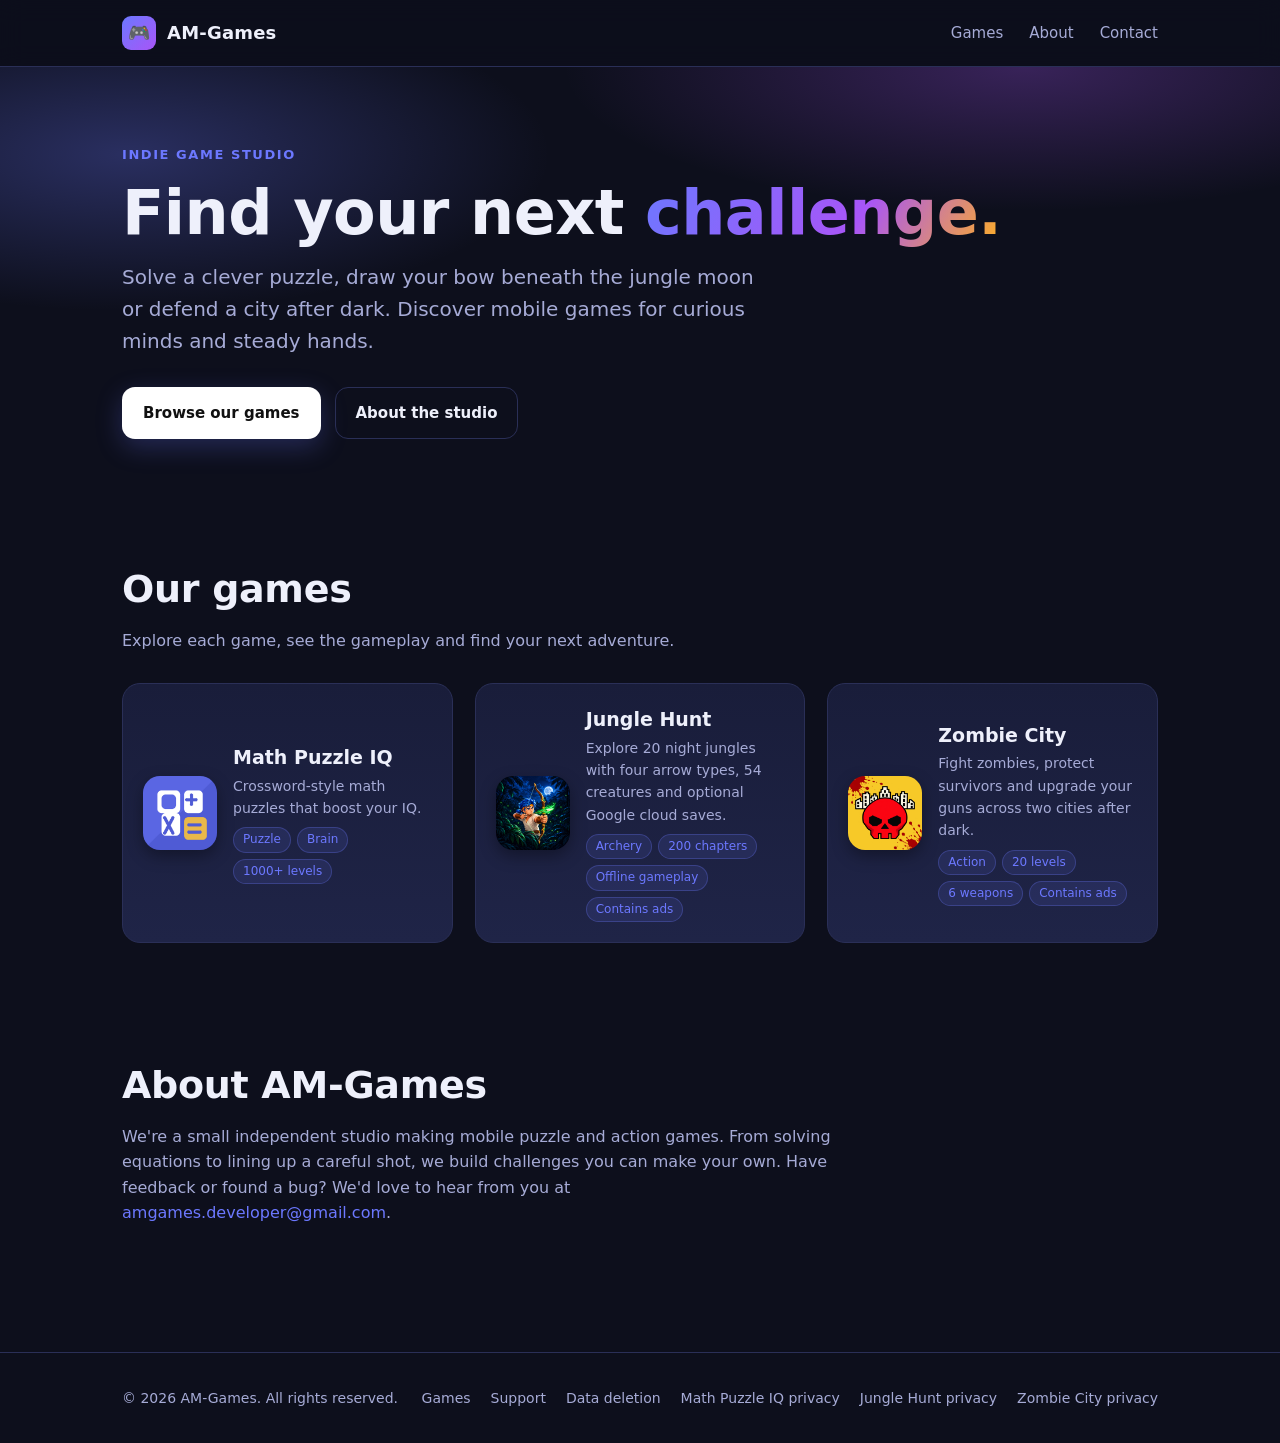
<file: index.html>
<!DOCTYPE html>
<html lang="en">
<head>
<meta charset="UTF-8" />
<meta name="viewport" content="width=device-width, initial-scale=1.0" />
<title>AM-Games — Puzzle, archery &amp; action games</title>
<meta name="description" content="Discover mobile games by AM-Games: solve Math Puzzle IQ, explore Jungle Hunt and protect survivors in Zombie City." />
<link rel="icon" type="image/png" href="/assets/img/math-puzzle-iq-icon.png" />
<link rel="stylesheet" href="/assets/css/style.css" />
<meta property="og:title" content="AM-Games" />
<meta property="og:description" content="Puzzles, moonlit archery and zombie rescue missions. Discover Math Puzzle IQ, Jungle Hunt and Zombie City." />
<meta property="og:type" content="website" />
</head>
<body>

<header class="nav">
  <div class="wrap">
    <a class="brand" href="/">
      <span class="logo">🎮</span>
      <span class="long">AM-Games</span>
    </a>
    <nav>
      <a href="/#games">Games</a>
      <a href="/#about">About</a>
      <a href="/contact">Contact</a>
    </nav>
  </div>
</header>

<section class="hero">
  <div class="wrap">
    <p class="eyebrow">Indie game studio</p>
    <h1 class="title">Find your next <span class="grad">challenge.</span></h1>
    <p class="lead">Solve a clever puzzle, draw your bow beneath the jungle moon or defend a city after dark.
      Discover mobile games for curious minds and steady hands.</p>
    <div class="cta">
      <a class="btn btn-play" href="#games">Browse our games</a>
      <a class="btn btn-ghost" href="#about">About the studio</a>
    </div>
  </div>
</section>

<section id="games">
  <div class="wrap">
    <div class="section-head">
      <h2>Our games</h2>
      <p>Explore each game, see the gameplay and find your next adventure.</p>
    </div>

    <div class="grid">
      <!-- GAME CARD: Math Puzzle IQ -->
      <a class="game-card" href="/games/math-puzzle-iq">
        <img class="icon" src="/assets/img/math-puzzle-iq-icon.png" alt="Math Puzzle IQ icon" />
        <div class="info">
          <h3>Math Puzzle IQ</h3>
          <p>Crossword-style math puzzles that boost your IQ.</p>
          <div class="tags">
            <span class="tag">Puzzle</span>
            <span class="tag">Brain</span>
            <span class="tag">1000+ levels</span>
          </div>
        </div>
      </a>
      <!-- /GAME CARD -->

      <!-- GAME CARD: Jungle Hunt -->
      <a class="game-card" href="/games/jungle-hunt">
        <img class="icon" src="/assets/img/jungle-hunt-icon.png" width="512" height="512" alt="Jungle Hunt archer and gold bow icon" loading="lazy" />
        <div class="info">
          <h3>Jungle Hunt</h3>
          <p>Explore 20 night jungles with four arrow types, 54 creatures and optional Google cloud saves.</p>
          <div class="tags"><span class="tag">Archery</span><span class="tag">200 chapters</span><span class="tag">Offline gameplay</span><span class="tag">Contains ads</span></div>
        </div>
      </a>
      <!-- /GAME CARD -->
      <!-- GAME CARD: Zombie City -->
      <a class="game-card" href="/games/zombie-city">
        <img class="icon" src="/assets/img/zombie-city-icon.png" width="512" height="512" alt="Zombie City red skull and skyline icon" loading="lazy" />
        <div class="info">
          <h3>Zombie City</h3>
          <p>Fight zombies, protect survivors and upgrade your guns across two cities after dark.</p>
          <div class="tags"><span class="tag">Action</span><span class="tag">20 levels</span><span class="tag">6 weapons</span><span class="tag">Contains ads</span></div>
        </div>
      </a>
      <!-- /GAME CARD -->
    </div>
  </div>
</section>

<section id="about">
  <div class="wrap">
    <div class="section-head">
      <h2>About AM-Games</h2>
      <p style="max-width:720px">
        We're a small independent studio making mobile puzzle and action games.
        From solving equations to lining up a careful shot, we build challenges you can make your own.
        Have feedback or found a bug? We'd love to hear from you at
        <a style="color:var(--brand)" href="mailto:amgames.developer@gmail.com">amgames.developer@gmail.com</a>.
      </p>
    </div>
  </div>
</section>

<footer class="foot">
  <div class="wrap">
    <div>© <span id="yr"></span> AM-Games. All rights reserved.</div>
    <div class="links">
      <a href="/#games">Games</a>
      <a href="/contact">Support</a>
      <a href="/data-deletion">Data deletion</a>
      <a href="/privacy/math-puzzle-iq">Math Puzzle IQ privacy</a>
      <a href="/privacy/jungle-hunt">Jungle Hunt privacy</a>
      <a href="/privacy/zombie-city">Zombie City privacy</a>
    </div>
  </div>
</footer>

<script>document.getElementById('yr').textContent = new Date().getFullYear();</script>
</body>
</html>
</file>
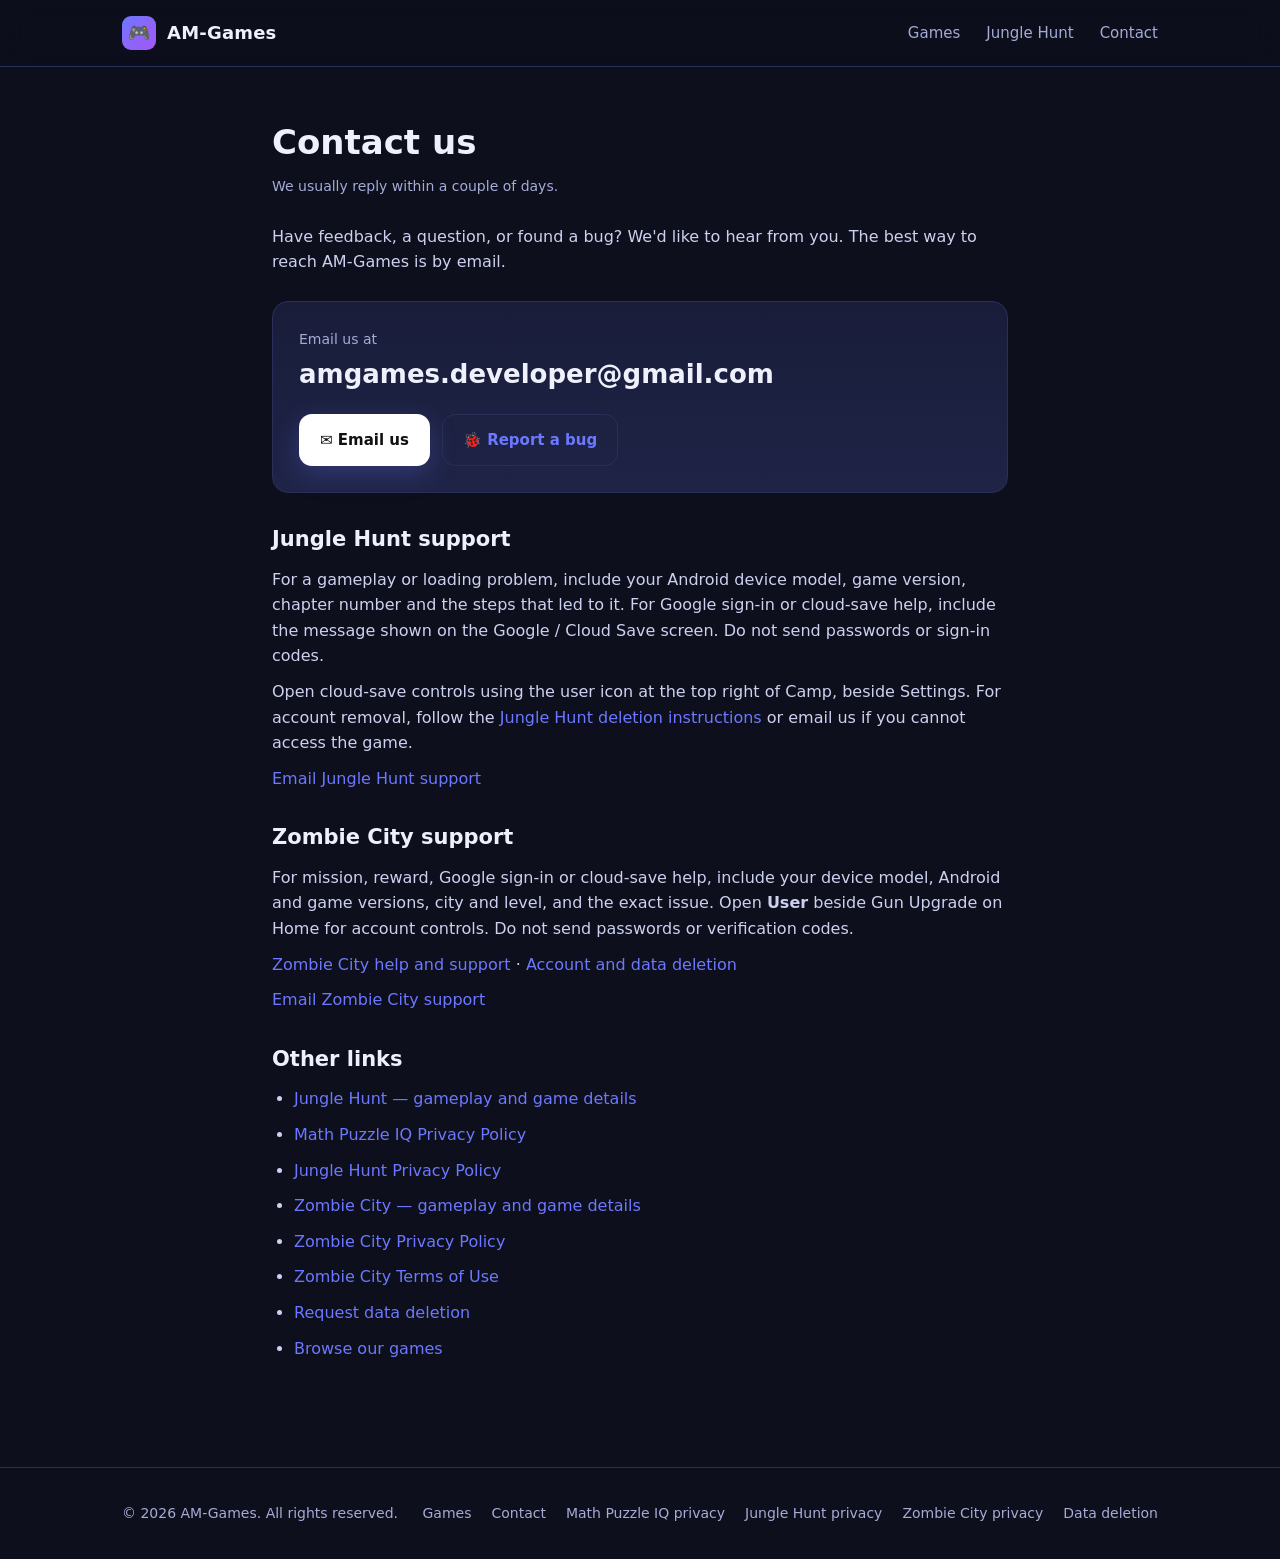
<file: contact.html>
<!DOCTYPE html>
<html lang="en">
<head>
<meta charset="UTF-8" />
<meta name="viewport" content="width=device-width, initial-scale=1.0" />
<title>Contact — AM-Games</title>
<meta name="description" content="Get in touch with AM-Games — feedback, support and bug reports." />
<link rel="icon" type="image/png" href="/assets/img/math-puzzle-iq-icon.png" />
<link rel="stylesheet" href="/assets/css/style.css" />
</head>
<body>

<header class="nav">
  <div class="wrap">
    <a class="brand" href="/"><span class="logo">🎮</span><span class="long">AM-Games</span></a>
    <nav>
      <a href="/#games">Games</a>
      <a href="/games/jungle-hunt">Jungle Hunt</a>
      <a href="/contact">Contact</a>
    </nav>
  </div>
</header>

<section style="padding-top:48px">
  <div class="wrap prose">
    <h1>Contact us</h1>
    <p class="updated">We usually reply within a couple of days.</p>

    <p>Have feedback, a question, or found a bug? We'd like to hear from you.
      The best way to reach AM-Games is by email.</p>

    <div class="callout">
      <div class="label">Email us at</div>
      <div class="email">amgames.developer@gmail.com</div>
      <div class="btn-row">
        <a class="btn btn-play" href="mailto:amgames.developer@gmail.com?subject=Hello%20AM-Games">
          ✉️ Email us
        </a>
        <a class="btn btn-ghost" href="mailto:amgames.developer@gmail.com?subject=Bug%20report&body=Game%3A%20%0ADevice%3A%20%0AWhat%20happened%3A%20%0A">
          🐞 Report a bug
        </a>
      </div>
    </div>

    <h2>Jungle Hunt support</h2>
    <p>For a gameplay or loading problem, include your Android device model, game version, chapter number and the steps that led to it. For Google sign-in or cloud-save help, include the message shown on the Google / Cloud Save screen. Do not send passwords or sign-in codes.</p>
    <p>Open cloud-save controls using the user icon at the top right of Camp, beside Settings. For account removal, follow the <a href="/jungle-hunt-data-deletion">Jungle Hunt deletion instructions</a> or email us if you cannot access the game.</p>
    <p><a href="mailto:amgames.developer@gmail.com?subject=Jungle%20Hunt%20support&amp;body=Device%3A%20%0AGame%20version%3A%20%0AChapter%3A%20%0AWhat%20happened%3A%20">Email Jungle Hunt support</a></p>
    <h2>Zombie City support</h2>
    <p>For mission, reward, Google sign-in or cloud-save help, include your device model, Android and game versions, city and level, and the exact issue. Open <strong>User</strong> beside Gun Upgrade on Home for account controls. Do not send passwords or verification codes.</p>
    <p><a href="/support/zombie-city">Zombie City help and support</a> · <a href="/zombie-city-data-deletion">Account and data deletion</a></p>
    <p><a href="mailto:amgames.developer@gmail.com?subject=Zombie%20City%20support&amp;body=Device%3A%20%0AGame%20version%3A%20%0ACity%20and%20level%3A%20%0AWhat%20happened%3A%20">Email Zombie City support</a></p>
    <h2>Other links</h2>
    <ul>
      <li><a href="/games/jungle-hunt">Jungle Hunt — gameplay and game details</a></li>
      <li><a href="/privacy/math-puzzle-iq">Math Puzzle IQ Privacy Policy</a></li>
      <li><a href="/privacy/jungle-hunt">Jungle Hunt Privacy Policy</a></li>
      <li><a href="/games/zombie-city">Zombie City — gameplay and game details</a></li>
      <li><a href="/privacy/zombie-city">Zombie City Privacy Policy</a></li>
      <li><a href="/terms/zombie-city">Zombie City Terms of Use</a></li>
      <li><a href="/data-deletion">Request data deletion</a></li>
      <li><a href="/#games">Browse our games</a></li>
    </ul>
  </div>
</section>

<footer class="foot">
  <div class="wrap">
    <div>© <span id="yr"></span> AM-Games. All rights reserved.</div>
    <div class="links">
      <a href="/#games">Games</a>
      <a href="/contact">Contact</a>
      <a href="/privacy/math-puzzle-iq">Math Puzzle IQ privacy</a>
      <a href="/privacy/jungle-hunt">Jungle Hunt privacy</a>
      <a href="/privacy/zombie-city">Zombie City privacy</a>
      <a href="/data-deletion">Data deletion</a>
    </div>
  </div>
</footer>
<script>document.getElementById('yr').textContent = new Date().getFullYear();</script>
</body>
</html>
</file>
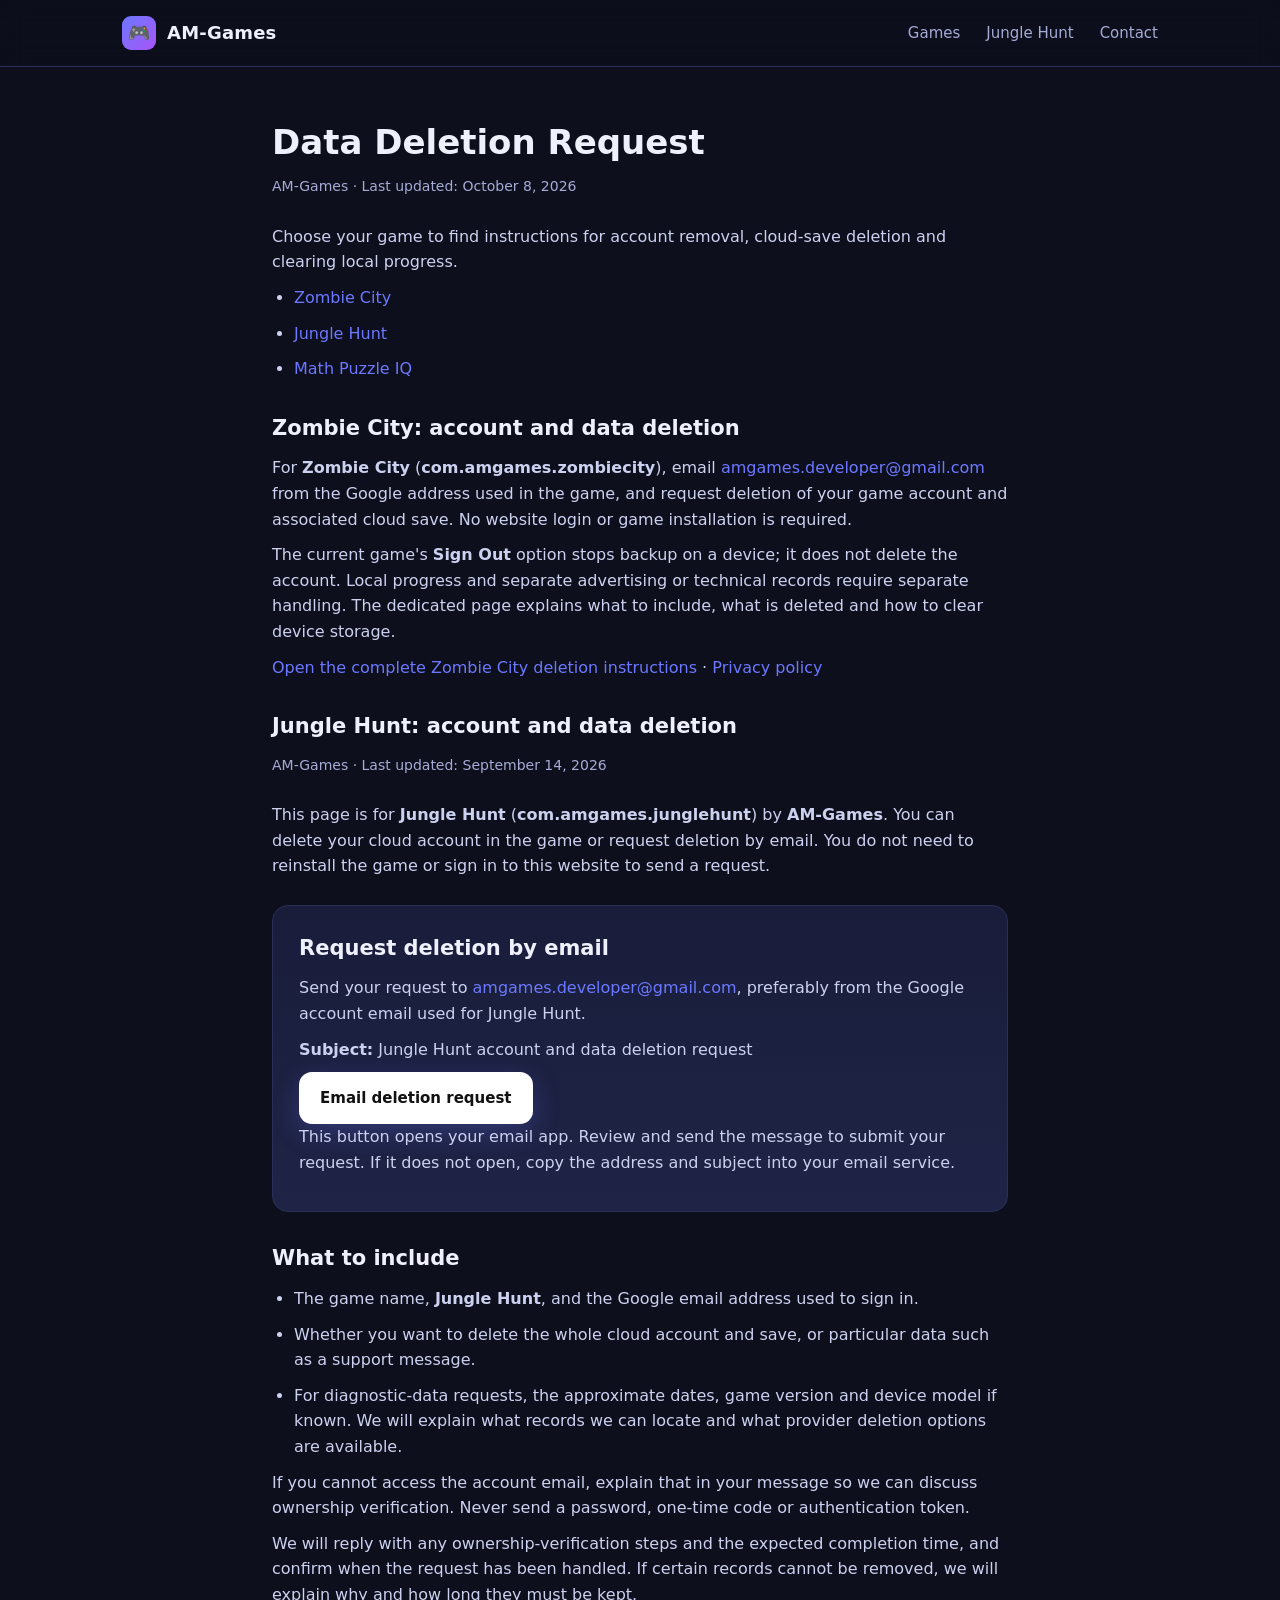
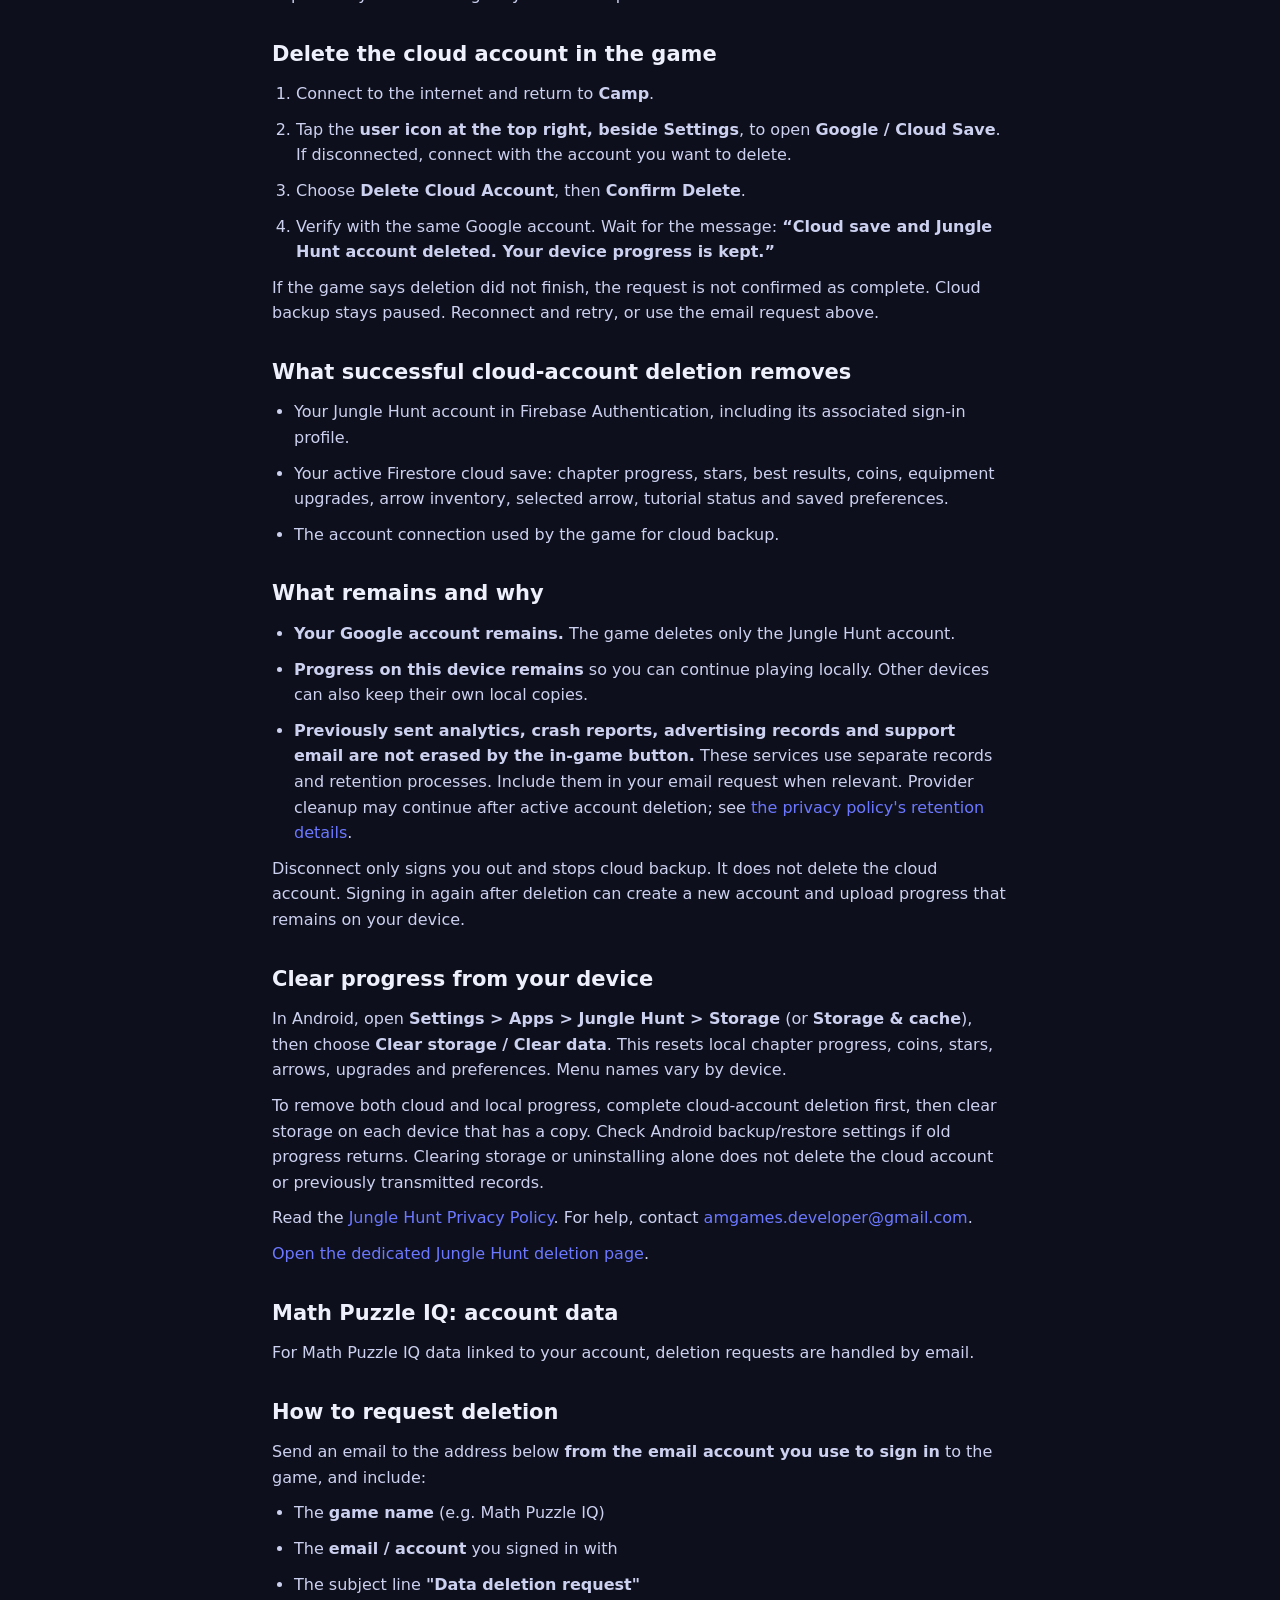
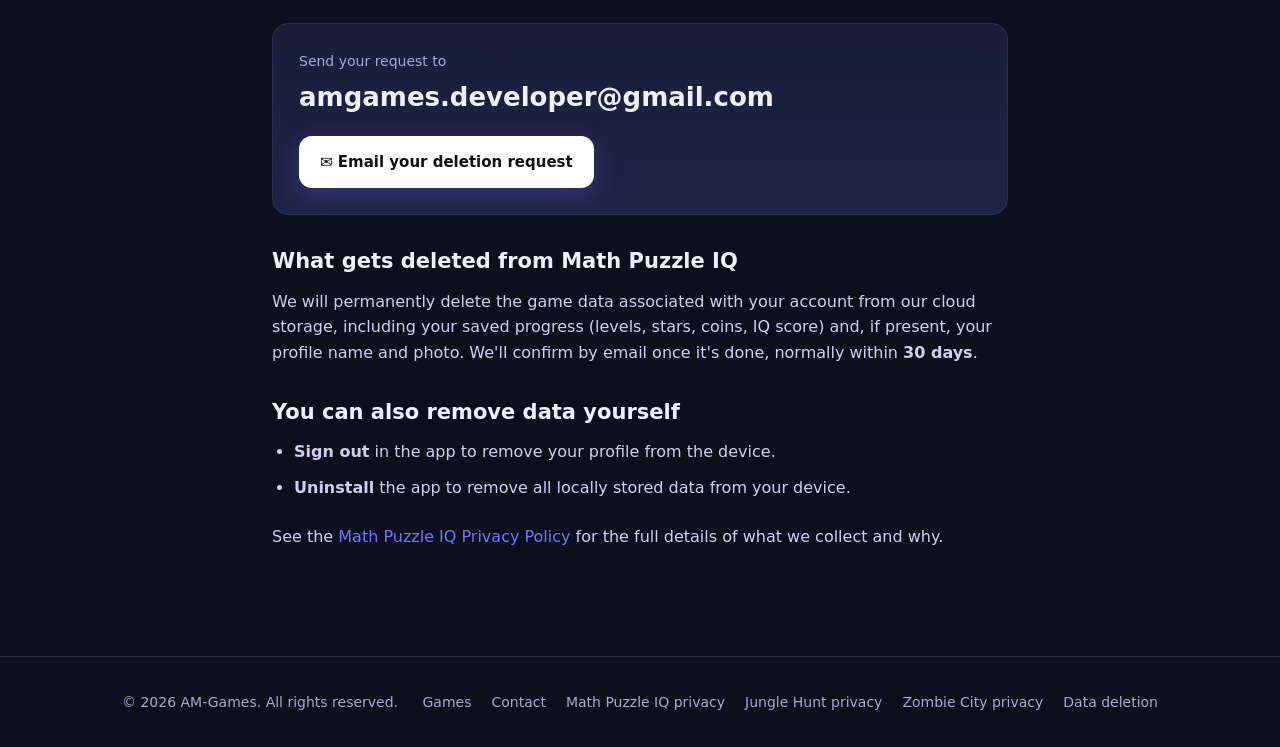
<file: data-deletion.html>
<!DOCTYPE html>
<html lang="en">
<head>
<meta charset="UTF-8" />
<meta name="viewport" content="width=device-width, initial-scale=1.0" />
<title>Data Deletion — AM-Games</title>
<meta name="description" content="Delete or request removal of Zombie City, Jungle Hunt and Math Puzzle IQ accounts and game data. Find instructions for cloud saves and local progress." />
<link rel="icon" type="image/png" href="/assets/img/math-puzzle-iq-icon.png" />
<link rel="stylesheet" href="/assets/css/style.css" />
</head>
<body>

<header class="nav">
  <div class="wrap">
    <a class="brand" href="/"><span class="logo">🎮</span><span class="long">AM-Games</span></a>
    <nav>
      <a href="/#games">Games</a>
      <a href="/games/jungle-hunt">Jungle Hunt</a>
      <a href="/contact">Contact</a>
    </nav>
  </div>
</header>

<section style="padding-top:48px">
  <div class="wrap prose">
    <h1>Data Deletion Request</h1>
    <p class="updated">AM-Games · Last updated: October 8, 2026</p>

    <p>Choose your game to find instructions for account removal, cloud-save deletion and clearing local progress.</p>
    <ul><li><a href="#zombie-city">Zombie City</a></li><li><a href="#jungle-hunt">Jungle Hunt</a></li><li><a href="#math-puzzle-iq">Math Puzzle IQ</a></li></ul>

    <h2 id="zombie-city">Zombie City: account and data deletion</h2>
    <p>For <strong>Zombie City</strong> (<strong>com.amgames.zombiecity</strong>), email <a href="mailto:amgames.developer@gmail.com?subject=Zombie%20City%20account%20and%20data%20deletion%20request">amgames.developer@gmail.com</a> from the Google address used in the game, and request deletion of your game account and associated cloud save. No website login or game installation is required.</p>
    <p>The current game's <strong>Sign Out</strong> option stops backup on a device; it does not delete the account. Local progress and separate advertising or technical records require separate handling. The dedicated page explains what to include, what is deleted and how to clear device storage.</p>
    <p><a href="/zombie-city-data-deletion">Open the complete Zombie City deletion instructions</a> · <a href="/privacy/zombie-city">Privacy policy</a></p>

    <h2 id="jungle-hunt">Jungle Hunt: account and data deletion</h2>
<p class="updated">AM-Games · Last updated: September 14, 2026</p>
<p>This page is for <strong>Jungle Hunt</strong> (<strong>com.amgames.junglehunt</strong>) by <strong>AM-Games</strong>. You can delete your cloud account in the game or request deletion by email. You do not need to reinstall the game or sign in to this website to send a request.</p>

<div class="callout" id="email-request">
  <h2>Request deletion by email</h2>
  <p>Send your request to <a href="mailto:amgames.developer@gmail.com">amgames.developer@gmail.com</a>, preferably from the Google account email used for Jungle Hunt.</p>
  <p><strong>Subject:</strong> Jungle Hunt account and data deletion request</p>
  <div class="btn-row"><a class="btn btn-play" href="mailto:amgames.developer@gmail.com?subject=Jungle%20Hunt%20account%20and%20data%20deletion%20request&amp;body=Game%3A%20Jungle%20Hunt%0AGoogle%20account%20email%3A%20%0ARequest%3A%20Delete%20my%20Jungle%20Hunt%20cloud%20account%20and%20associated%20game%20data.%0AOther%20data%20to%20delete%20%28optional%29%3A%20">Email deletion request</a></div>
  <p>This button opens your email app. Review and send the message to submit your request. If it does not open, copy the address and subject into your email service.</p>
</div>

<h2 id="request-details">What to include</h2>
<ul>
  <li>The game name, <strong>Jungle Hunt</strong>, and the Google email address used to sign in.</li>
  <li>Whether you want to delete the whole cloud account and save, or particular data such as a support message.</li>
  <li>For diagnostic-data requests, the approximate dates, game version and device model if known. We will explain what records we can locate and what provider deletion options are available.</li>
</ul>
<p>If you cannot access the account email, explain that in your message so we can discuss ownership verification. Never send a password, one-time code or authentication token.</p>
<p id="request-timing">We will reply with any ownership-verification steps and the expected completion time, and confirm when the request has been handled. If certain records cannot be removed, we will explain why and how long they must be kept.</p>

<h2 id="in-game">Delete the cloud account in the game</h2>
<ol>
  <li>Connect to the internet and return to <strong>Camp</strong>.</li>
  <li>Tap the <strong>user icon at the top right, beside Settings</strong>, to open <strong>Google / Cloud Save</strong>. If disconnected, connect with the account you want to delete.</li>
  <li>Choose <strong>Delete Cloud Account</strong>, then <strong>Confirm Delete</strong>.</li>
  <li>Verify with the same Google account. Wait for the message: <strong>“Cloud save and Jungle Hunt account deleted. Your device progress is kept.”</strong></li>
</ol>
<p>If the game says deletion did not finish, the request is not confirmed as complete. Cloud backup stays paused. Reconnect and retry, or use the email request above.</p>

<h2 id="deleted-data">What successful cloud-account deletion removes</h2>
<ul>
  <li>Your Jungle Hunt account in Firebase Authentication, including its associated sign-in profile.</li>
  <li>Your active Firestore cloud save: chapter progress, stars, best results, coins, equipment upgrades, arrow inventory, selected arrow, tutorial status and saved preferences.</li>
  <li>The account connection used by the game for cloud backup.</li>
</ul>

<h2 id="retained-data">What remains and why</h2>
<ul>
  <li><strong>Your Google account remains.</strong> The game deletes only the Jungle Hunt account.</li>
  <li><strong>Progress on this device remains</strong> so you can continue playing locally. Other devices can also keep their own local copies.</li>
  <li><strong>Previously sent analytics, crash reports, advertising records and support email are not erased by the in-game button.</strong> These services use separate records and retention processes. Include them in your email request when relevant. Provider cleanup may continue after active account deletion; see <a href="/privacy/jungle-hunt#retention">the privacy policy's retention details</a>.</li>
</ul>
<p>Disconnect only signs you out and stops cloud backup. It does not delete the cloud account. Signing in again after deletion can create a new account and upload progress that remains on your device.</p>

<h2 id="local-data">Clear progress from your device</h2>
<p>In Android, open <strong>Settings &gt; Apps &gt; Jungle Hunt &gt; Storage</strong> (or <strong>Storage &amp; cache</strong>), then choose <strong>Clear storage / Clear data</strong>. This resets local chapter progress, coins, stars, arrows, upgrades and preferences. Menu names vary by device.</p>
<p>To remove both cloud and local progress, complete cloud-account deletion first, then clear storage on each device that has a copy. Check Android backup/restore settings if old progress returns. Clearing storage or uninstalling alone does not delete the cloud account or previously transmitted records.</p>
<p>Read the <a href="/privacy/jungle-hunt">Jungle Hunt Privacy Policy</a>. For help, contact <a href="mailto:amgames.developer@gmail.com">amgames.developer@gmail.com</a>.</p>

<p><a href="/jungle-hunt-data-deletion">Open the dedicated Jungle Hunt deletion page</a>.</p>

<h2 id="math-puzzle-iq" style="scroll-margin-top:90px">Math Puzzle IQ: account data</h2>
    <p>For Math Puzzle IQ data linked to your account, deletion requests are handled by email.</p>

    <h2>How to request deletion</h2>
    <p>Send an email to the address below <strong>from the email account you use to sign in</strong>
      to the game, and include:</p>
    <ul>
      <li>The <strong>game name</strong> (e.g. Math Puzzle IQ)</li>
      <li>The <strong>email / account</strong> you signed in with</li>
      <li>The subject line <strong>"Data deletion request"</strong></li>
    </ul>

    <div class="callout">
      <div class="label">Send your request to</div>
      <div class="email">amgames.developer@gmail.com</div>
      <div class="btn-row">
        <a class="btn btn-play" href="mailto:amgames.developer@gmail.com?subject=Data%20deletion%20request&body=Please%20delete%20my%20game%20data.%0A%0AGame%3A%20%0AAccount%20email%3A%20%0A">
          ✉️ Email your deletion request
        </a>
      </div>
    </div>

    <h2>What gets deleted from Math Puzzle IQ</h2>
    <p>We will permanently delete the game data associated with your account from our cloud storage,
      including your saved progress (levels, stars, coins, IQ score) and, if present, your profile
      name and photo. We'll confirm by email once it's done, normally within <strong>30 days</strong>.</p>

    <h2>You can also remove data yourself</h2>
    <ul>
      <li><strong>Sign out</strong> in the app to remove your profile from the device.</li>
      <li><strong>Uninstall</strong> the app to remove all locally stored data from your device.</li>
    </ul>

    <p style="margin-top:24px">See the <a href="/privacy/math-puzzle-iq">Math Puzzle IQ Privacy Policy</a> for the full
      details of what we collect and why.</p>
  </div>
</section>

<footer class="foot">
  <div class="wrap">
    <div>© <span id="yr"></span> AM-Games. All rights reserved.</div>
    <div class="links">
      <a href="/#games">Games</a>
      <a href="/contact">Contact</a>
      <a href="/privacy/math-puzzle-iq">Math Puzzle IQ privacy</a>
      <a href="/privacy/jungle-hunt">Jungle Hunt privacy</a>
      <a href="/privacy/zombie-city">Zombie City privacy</a>
      <a href="/data-deletion">Data deletion</a>
    </div>
  </div>
</footer>
<script>document.getElementById('yr').textContent = new Date().getFullYear();</script>
</body>
</html>
</file>
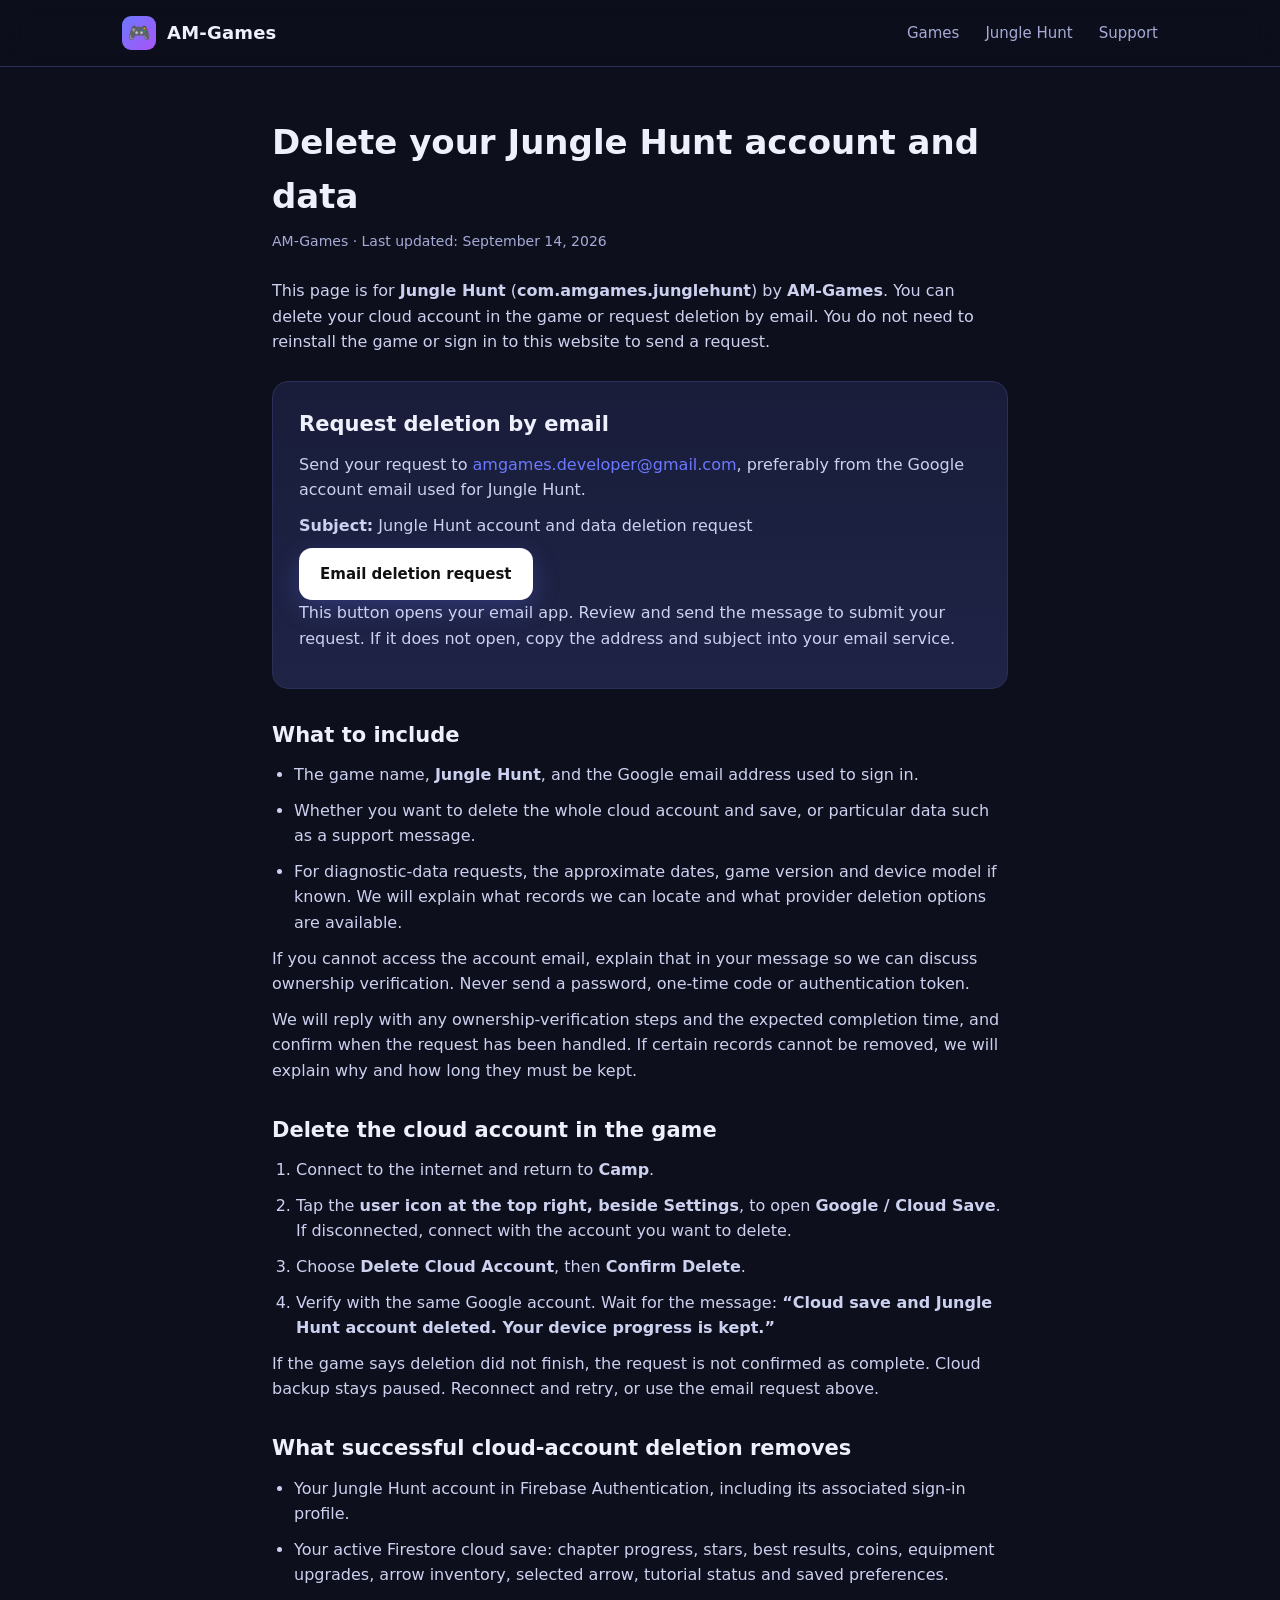
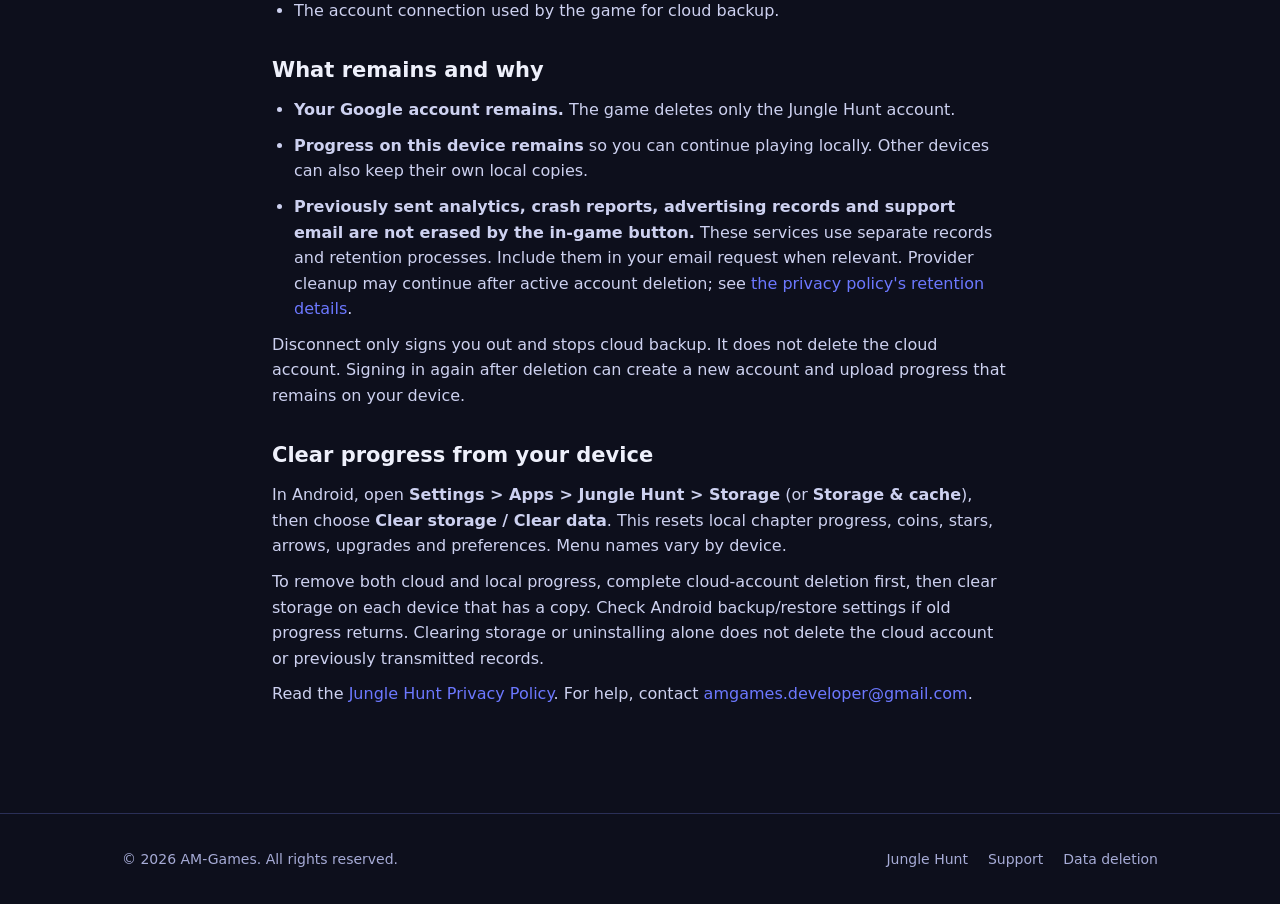
<file: jungle-hunt-data-deletion.html>
<!DOCTYPE html>
<html lang="en">
<head>
<meta charset="UTF-8" />
<meta name="viewport" content="width=device-width, initial-scale=1.0" />
<title>Delete Jungle Hunt Account and Data | AM-Games</title>
<meta name="description" content="Delete your Jungle Hunt cloud account in the game or request account and data deletion by email. Learn what is removed, what remains and how to clear local progress." />
<link rel="icon" type="image/png" href="/assets/img/jungle-hunt-icon.png" />
<link rel="stylesheet" href="/assets/css/style.css" />
</head>
<body>
<header class="nav"><div class="wrap"><a class="brand" href="/" aria-label="AM-Games home"><span class="logo" aria-hidden="true">🎮</span><span class="long">AM-Games</span></a><nav aria-label="Main navigation"><a href="/#games">Games</a><a href="/games/jungle-hunt">Jungle Hunt</a><a href="/contact">Support</a></nav></div></header>
<main>
<section style="padding-top:48px"><div class="wrap prose legal-content">
<h1 id="jungle-hunt">Delete your Jungle Hunt account and data</h1>
<p class="updated">AM-Games · Last updated: September 14, 2026</p>
<p>This page is for <strong>Jungle Hunt</strong> (<strong>com.amgames.junglehunt</strong>) by <strong>AM-Games</strong>. You can delete your cloud account in the game or request deletion by email. You do not need to reinstall the game or sign in to this website to send a request.</p>

<div class="callout" id="email-request">
  <h2>Request deletion by email</h2>
  <p>Send your request to <a href="mailto:amgames.developer@gmail.com">amgames.developer@gmail.com</a>, preferably from the Google account email used for Jungle Hunt.</p>
  <p><strong>Subject:</strong> Jungle Hunt account and data deletion request</p>
  <div class="btn-row"><a class="btn btn-play" href="mailto:amgames.developer@gmail.com?subject=Jungle%20Hunt%20account%20and%20data%20deletion%20request&amp;body=Game%3A%20Jungle%20Hunt%0AGoogle%20account%20email%3A%20%0ARequest%3A%20Delete%20my%20Jungle%20Hunt%20cloud%20account%20and%20associated%20game%20data.%0AOther%20data%20to%20delete%20%28optional%29%3A%20">Email deletion request</a></div>
  <p>This button opens your email app. Review and send the message to submit your request. If it does not open, copy the address and subject into your email service.</p>
</div>

<h2 id="request-details">What to include</h2>
<ul>
  <li>The game name, <strong>Jungle Hunt</strong>, and the Google email address used to sign in.</li>
  <li>Whether you want to delete the whole cloud account and save, or particular data such as a support message.</li>
  <li>For diagnostic-data requests, the approximate dates, game version and device model if known. We will explain what records we can locate and what provider deletion options are available.</li>
</ul>
<p>If you cannot access the account email, explain that in your message so we can discuss ownership verification. Never send a password, one-time code or authentication token.</p>
<p id="request-timing">We will reply with any ownership-verification steps and the expected completion time, and confirm when the request has been handled. If certain records cannot be removed, we will explain why and how long they must be kept.</p>

<h2 id="in-game">Delete the cloud account in the game</h2>
<ol>
  <li>Connect to the internet and return to <strong>Camp</strong>.</li>
  <li>Tap the <strong>user icon at the top right, beside Settings</strong>, to open <strong>Google / Cloud Save</strong>. If disconnected, connect with the account you want to delete.</li>
  <li>Choose <strong>Delete Cloud Account</strong>, then <strong>Confirm Delete</strong>.</li>
  <li>Verify with the same Google account. Wait for the message: <strong>“Cloud save and Jungle Hunt account deleted. Your device progress is kept.”</strong></li>
</ol>
<p>If the game says deletion did not finish, the request is not confirmed as complete. Cloud backup stays paused. Reconnect and retry, or use the email request above.</p>

<h2 id="deleted-data">What successful cloud-account deletion removes</h2>
<ul>
  <li>Your Jungle Hunt account in Firebase Authentication, including its associated sign-in profile.</li>
  <li>Your active Firestore cloud save: chapter progress, stars, best results, coins, equipment upgrades, arrow inventory, selected arrow, tutorial status and saved preferences.</li>
  <li>The account connection used by the game for cloud backup.</li>
</ul>

<h2 id="retained-data">What remains and why</h2>
<ul>
  <li><strong>Your Google account remains.</strong> The game deletes only the Jungle Hunt account.</li>
  <li><strong>Progress on this device remains</strong> so you can continue playing locally. Other devices can also keep their own local copies.</li>
  <li><strong>Previously sent analytics, crash reports, advertising records and support email are not erased by the in-game button.</strong> These services use separate records and retention processes. Include them in your email request when relevant. Provider cleanup may continue after active account deletion; see <a href="/privacy/jungle-hunt#retention">the privacy policy's retention details</a>.</li>
</ul>
<p>Disconnect only signs you out and stops cloud backup. It does not delete the cloud account. Signing in again after deletion can create a new account and upload progress that remains on your device.</p>

<h2 id="local-data">Clear progress from your device</h2>
<p>In Android, open <strong>Settings &gt; Apps &gt; Jungle Hunt &gt; Storage</strong> (or <strong>Storage &amp; cache</strong>), then choose <strong>Clear storage / Clear data</strong>. This resets local chapter progress, coins, stars, arrows, upgrades and preferences. Menu names vary by device.</p>
<p>To remove both cloud and local progress, complete cloud-account deletion first, then clear storage on each device that has a copy. Check Android backup/restore settings if old progress returns. Clearing storage or uninstalling alone does not delete the cloud account or previously transmitted records.</p>
<p>Read the <a href="/privacy/jungle-hunt">Jungle Hunt Privacy Policy</a>. For help, contact <a href="mailto:amgames.developer@gmail.com">amgames.developer@gmail.com</a>.</p>

</div></section>
</main>
<footer class="foot"><div class="wrap"><div>© <span id="yr"></span> AM-Games. All rights reserved.</div><div class="links"><a href="/games/jungle-hunt">Jungle Hunt</a><a href="/contact">Support</a><a href="/jungle-hunt-data-deletion">Data deletion</a></div></div></footer>
<script>document.getElementById('yr').textContent = new Date().getFullYear();</script>
</body>
</html>
</file>
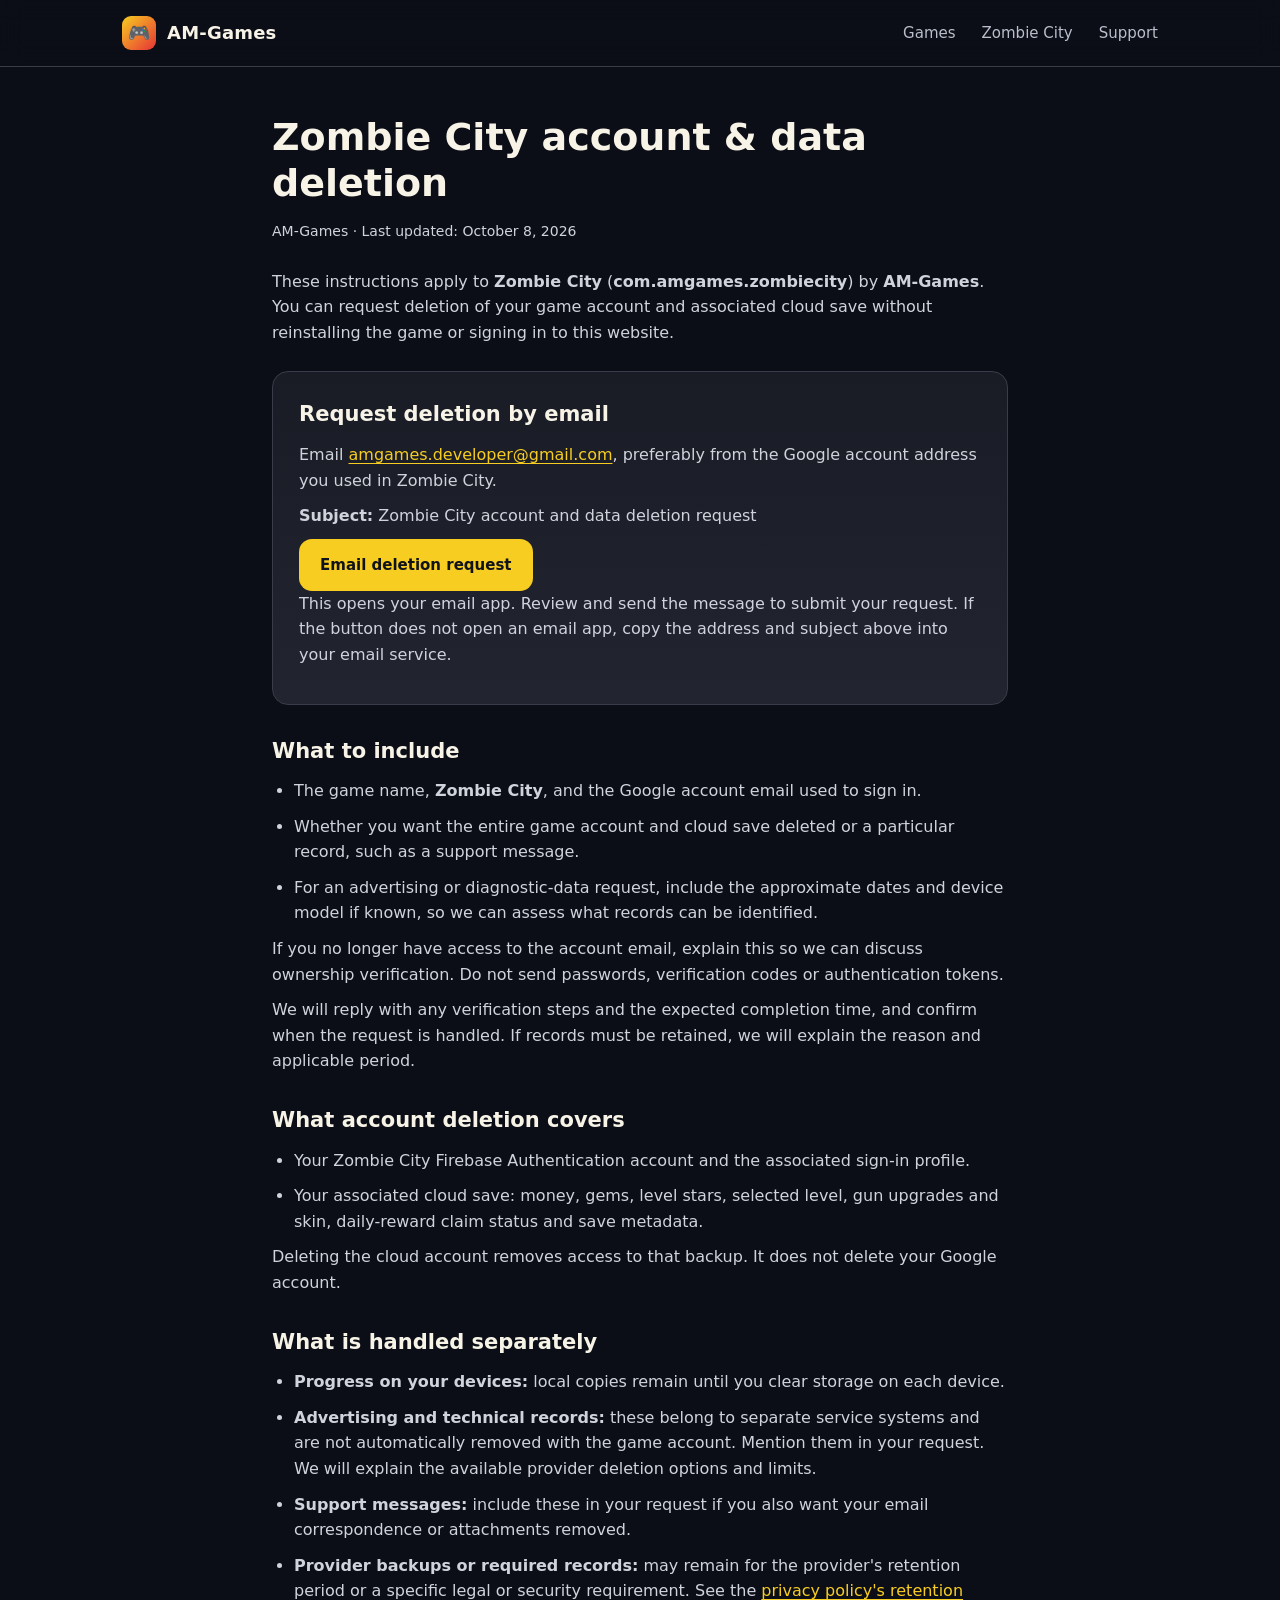
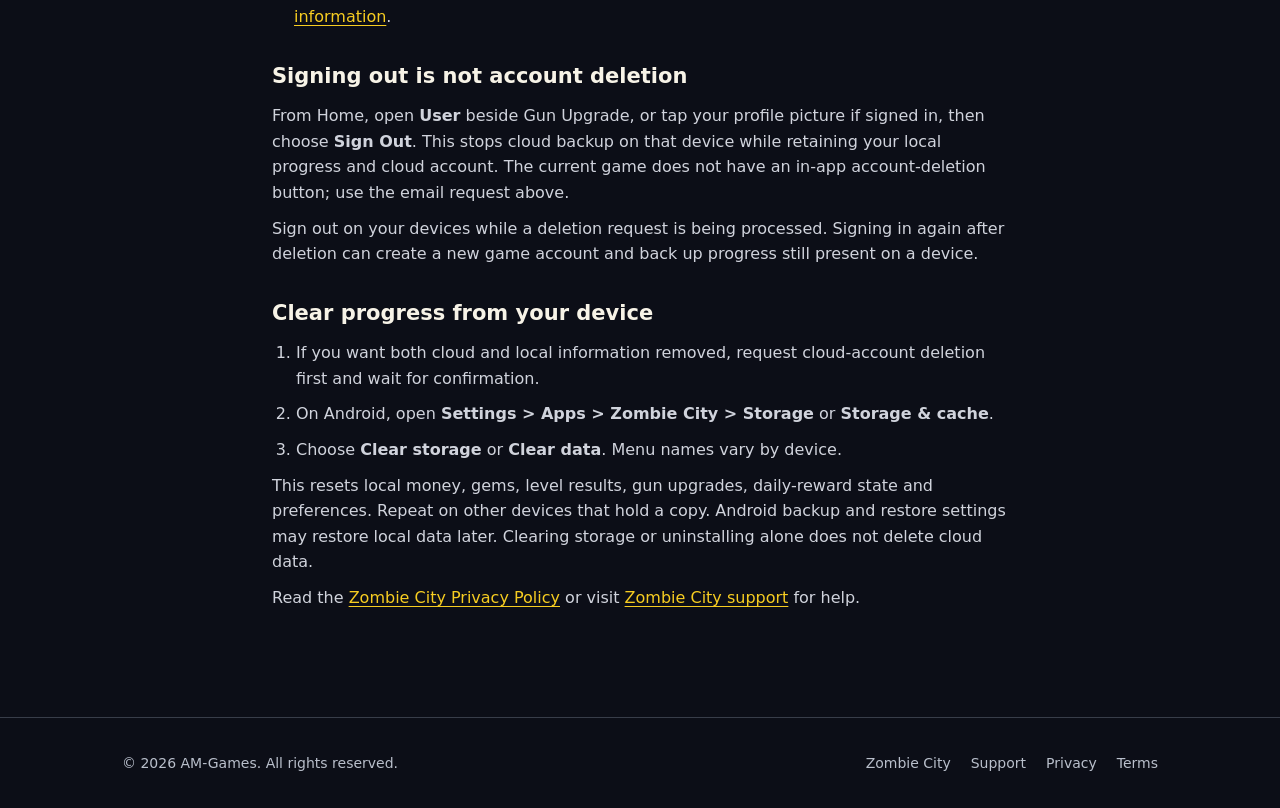
<file: zombie-city-data-deletion.html>
<!DOCTYPE html>
<html lang="en">
<head>
<meta charset="UTF-8" />
<meta name="viewport" content="width=device-width, initial-scale=1.0" />
<title>Zombie City Account &amp; Data Deletion | AM-Games</title>
<meta name="description" content="Request deletion of your Zombie City account and cloud save by email, or learn how to clear local progress. No game installation or website login is required." />
<link rel="icon" type="image/png" href="/assets/img/zombie-city-icon.png" />
<link rel="stylesheet" href="/assets/css/style.css" />
<link rel="stylesheet" href="/assets/css/zombie-city.css" />
</head>
<body class="zombie-page">
<a class="skip-link" href="#main">Skip to content</a>
<header class="nav"><div class="wrap"><a class="brand" href="/" aria-label="AM-Games home"><span class="logo" aria-hidden="true">🎮</span><span class="long">AM-Games</span></a><nav aria-label="Main navigation"><a href="/#games">Games</a><a href="/games/zombie-city">Zombie City</a><a href="/support/zombie-city">Support</a></nav></div></header>
<main id="main"><section class="city-legal"><div class="wrap prose">
<h1>Zombie City account &amp; data deletion</h1>
<p class="updated">AM-Games · Last updated: October 8, 2026</p>
<p>These instructions apply to <strong>Zombie City</strong> (<strong>com.amgames.zombiecity</strong>) by <strong>AM-Games</strong>. You can request deletion of your game account and associated cloud save without reinstalling the game or signing in to this website.</p>
<div class="callout" id="email-request"><h2>Request deletion by email</h2><p>Email <a href="mailto:amgames.developer@gmail.com">amgames.developer@gmail.com</a>, preferably from the Google account address you used in Zombie City.</p><p><strong>Subject:</strong> Zombie City account and data deletion request</p><div class="btn-row"><a class="btn btn-play" href="mailto:amgames.developer@gmail.com?subject=Zombie%20City%20account%20and%20data%20deletion%20request&amp;body=Game%3A%20Zombie%20City%0APackage%3A%20com.amgames.zombiecity%0AGoogle%20account%20email%3A%20%0ARequest%3A%20Delete%20my%20Zombie%20City%20account%20and%20associated%20cloud%20save.%0AOther%20data%20to%20delete%20%28optional%29%3A%20">Email deletion request</a></div><p>This opens your email app. Review and send the message to submit your request. If the button does not open an email app, copy the address and subject above into your email service.</p></div>

<h2 id="request-details">What to include</h2><ul><li>The game name, <strong>Zombie City</strong>, and the Google account email used to sign in.</li><li>Whether you want the entire game account and cloud save deleted or a particular record, such as a support message.</li><li>For an advertising or diagnostic-data request, include the approximate dates and device model if known, so we can assess what records can be identified.</li></ul><p>If you no longer have access to the account email, explain this so we can discuss ownership verification. Do not send passwords, verification codes or authentication tokens.</p>
<p>We will reply with any verification steps and the expected completion time, and confirm when the request is handled. If records must be retained, we will explain the reason and applicable period.</p>

<h2 id="deleted-data">What account deletion covers</h2><ul><li>Your Zombie City Firebase Authentication account and the associated sign-in profile.</li><li>Your associated cloud save: money, gems, level stars, selected level, gun upgrades and skin, daily-reward claim status and save metadata.</li></ul><p>Deleting the cloud account removes access to that backup. It does not delete your Google account.</p>

<h2 id="remaining-data">What is handled separately</h2><ul><li><strong>Progress on your devices:</strong> local copies remain until you clear storage on each device.</li><li><strong>Advertising and technical records:</strong> these belong to separate service systems and are not automatically removed with the game account. Mention them in your request. We will explain the available provider deletion options and limits.</li><li><strong>Support messages:</strong> include these in your request if you also want your email correspondence or attachments removed.</li><li><strong>Provider backups or required records:</strong> may remain for the provider's retention period or a specific legal or security requirement. See the <a href="/privacy/zombie-city#retention">privacy policy's retention information</a>.</li></ul>

<h2 id="sign-out">Signing out is not account deletion</h2><p>From Home, open <strong>User</strong> beside Gun Upgrade, or tap your profile picture if signed in, then choose <strong>Sign Out</strong>. This stops cloud backup on that device while retaining your local progress and cloud account. The current game does not have an in-app account-deletion button; use the email request above.</p><p>Sign out on your devices while a deletion request is being processed. Signing in again after deletion can create a new game account and back up progress still present on a device.</p>

<h2 id="local-data">Clear progress from your device</h2><ol><li>If you want both cloud and local information removed, request cloud-account deletion first and wait for confirmation.</li><li>On Android, open <strong>Settings &gt; Apps &gt; Zombie City &gt; Storage</strong> or <strong>Storage &amp; cache</strong>.</li><li>Choose <strong>Clear storage</strong> or <strong>Clear data</strong>. Menu names vary by device.</li></ol><p>This resets local money, gems, level results, gun upgrades, daily-reward state and preferences. Repeat on other devices that hold a copy. Android backup and restore settings may restore local data later. Clearing storage or uninstalling alone does not delete cloud data.</p>
<p>Read the <a href="/privacy/zombie-city">Zombie City Privacy Policy</a> or visit <a href="/support/zombie-city">Zombie City support</a> for help.</p>
</div></section></main>
<footer class="foot"><div class="wrap"><div>© <span id="yr"></span> AM-Games. All rights reserved.</div><div class="links"><a href="/games/zombie-city">Zombie City</a><a href="/support/zombie-city">Support</a><a href="/privacy/zombie-city">Privacy</a><a href="/terms/zombie-city">Terms</a></div></div></footer>
<script>document.getElementById('yr').textContent = new Date().getFullYear();</script>
</body>
</html>
</file>
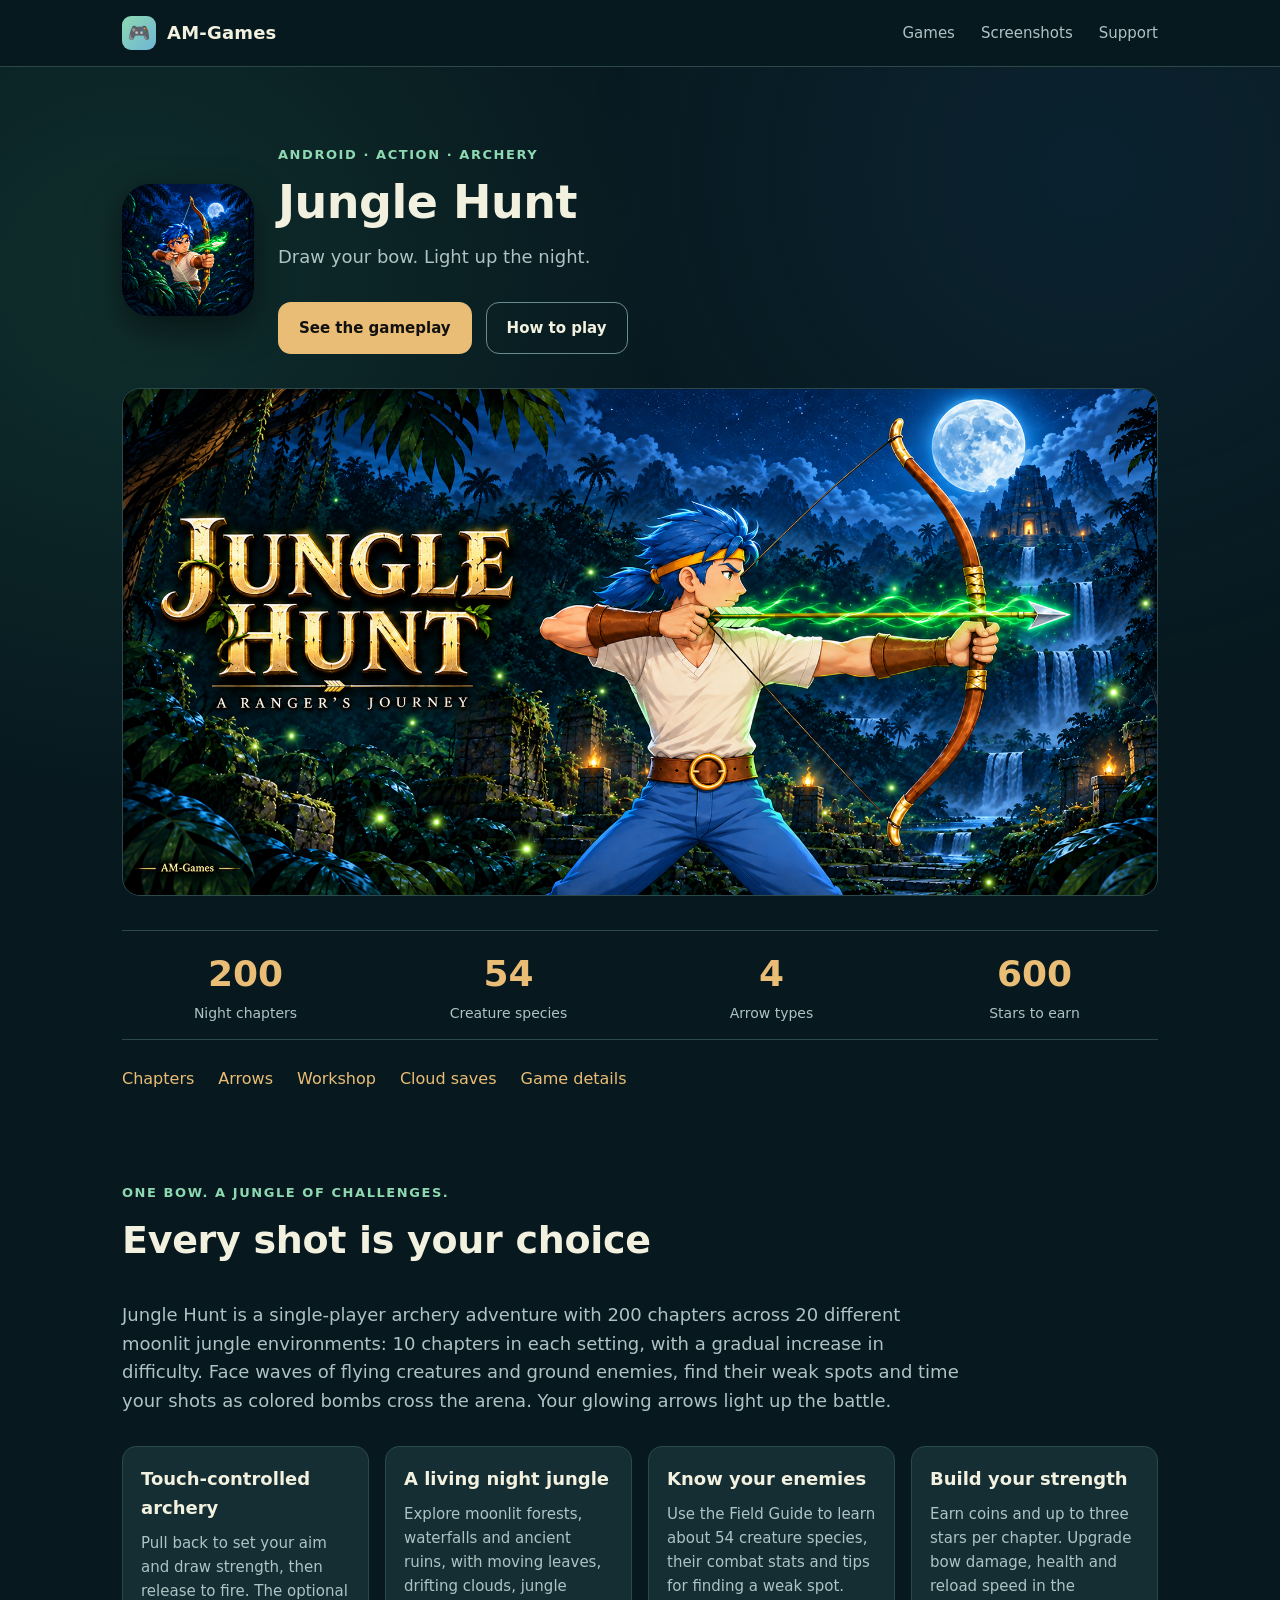
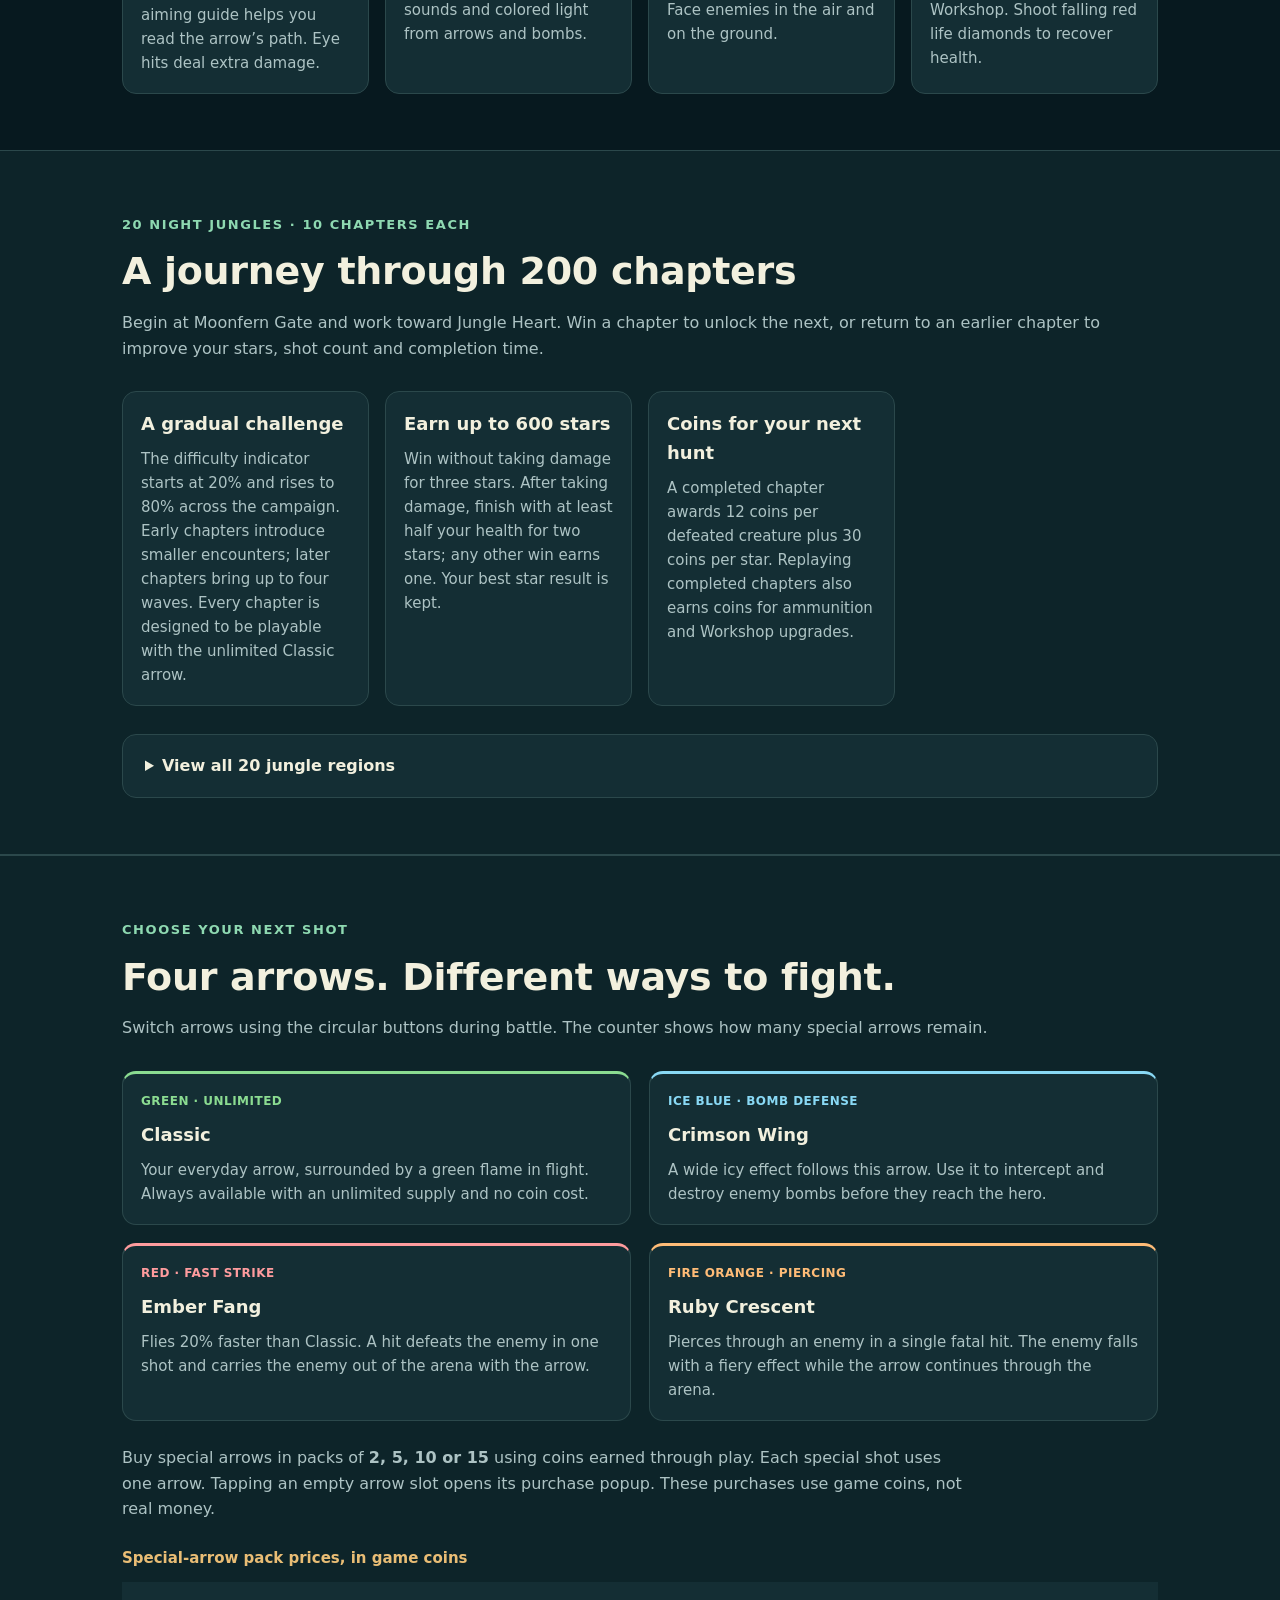
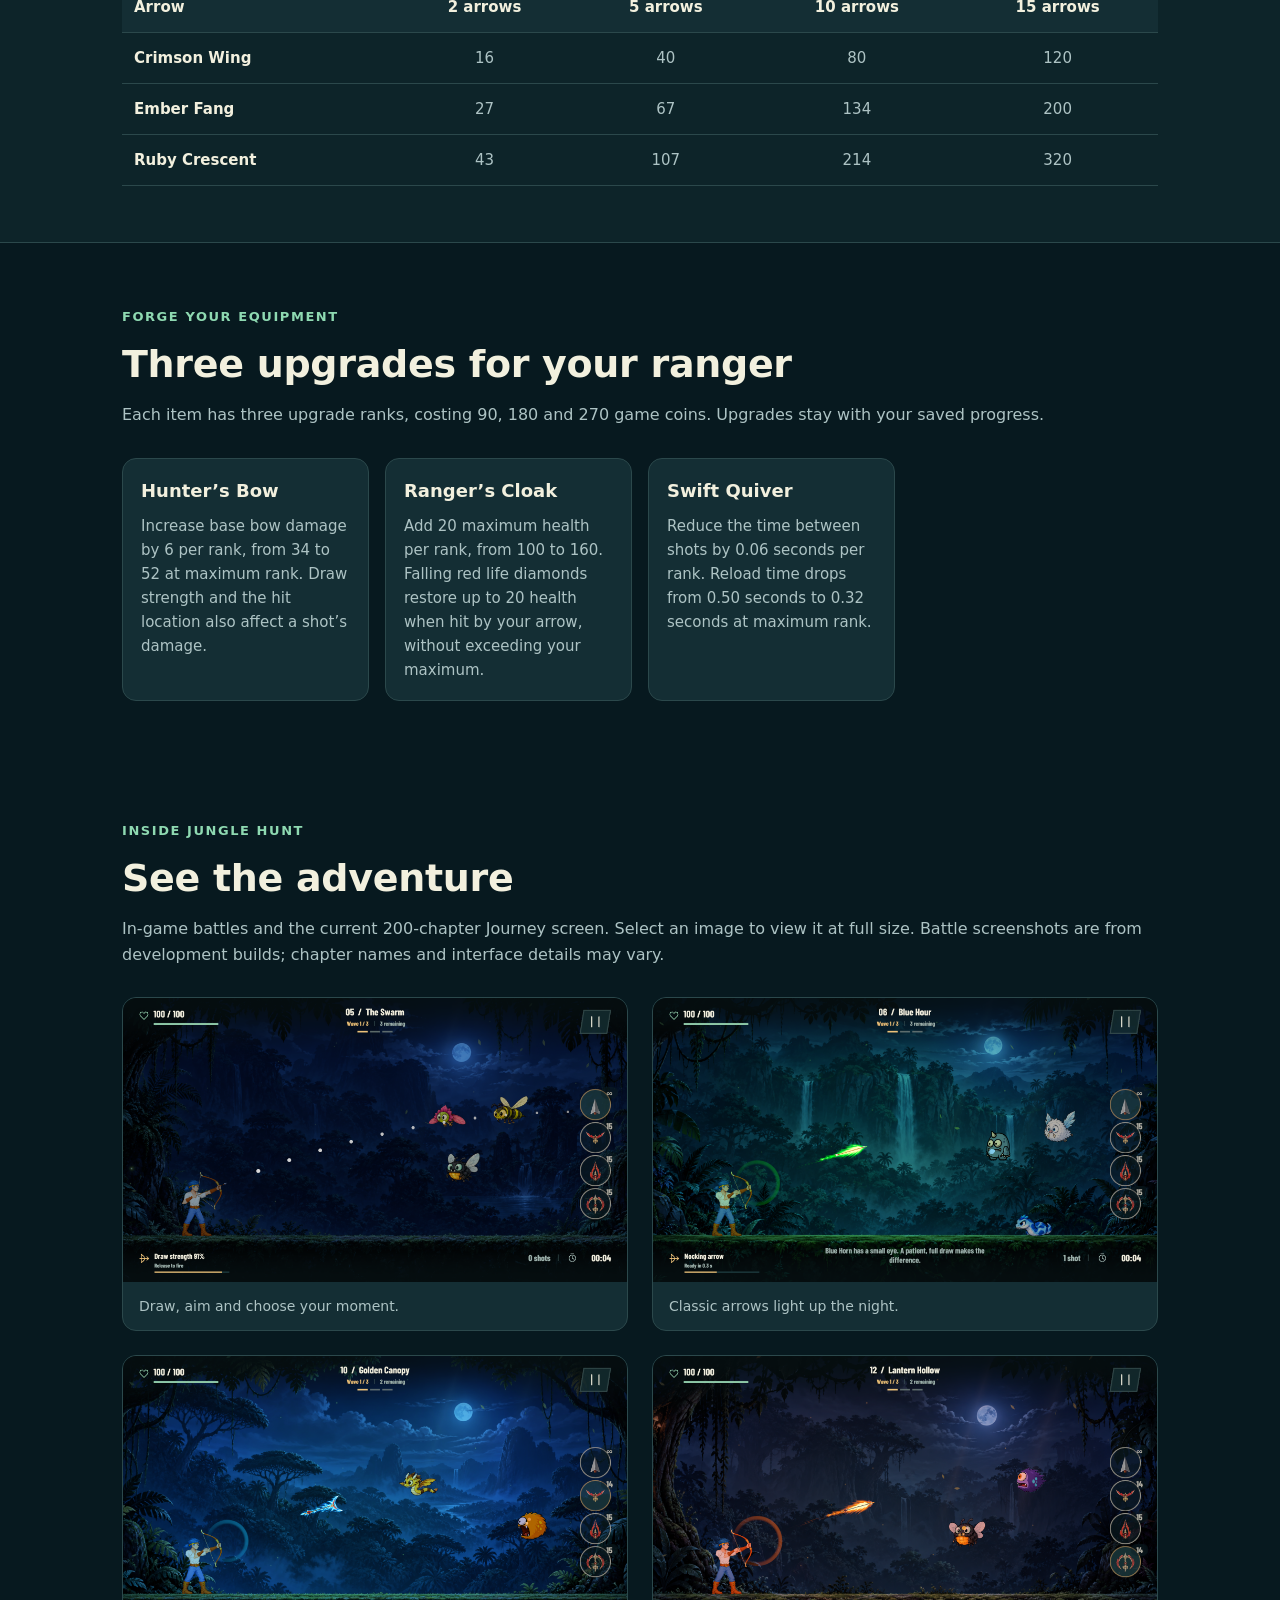
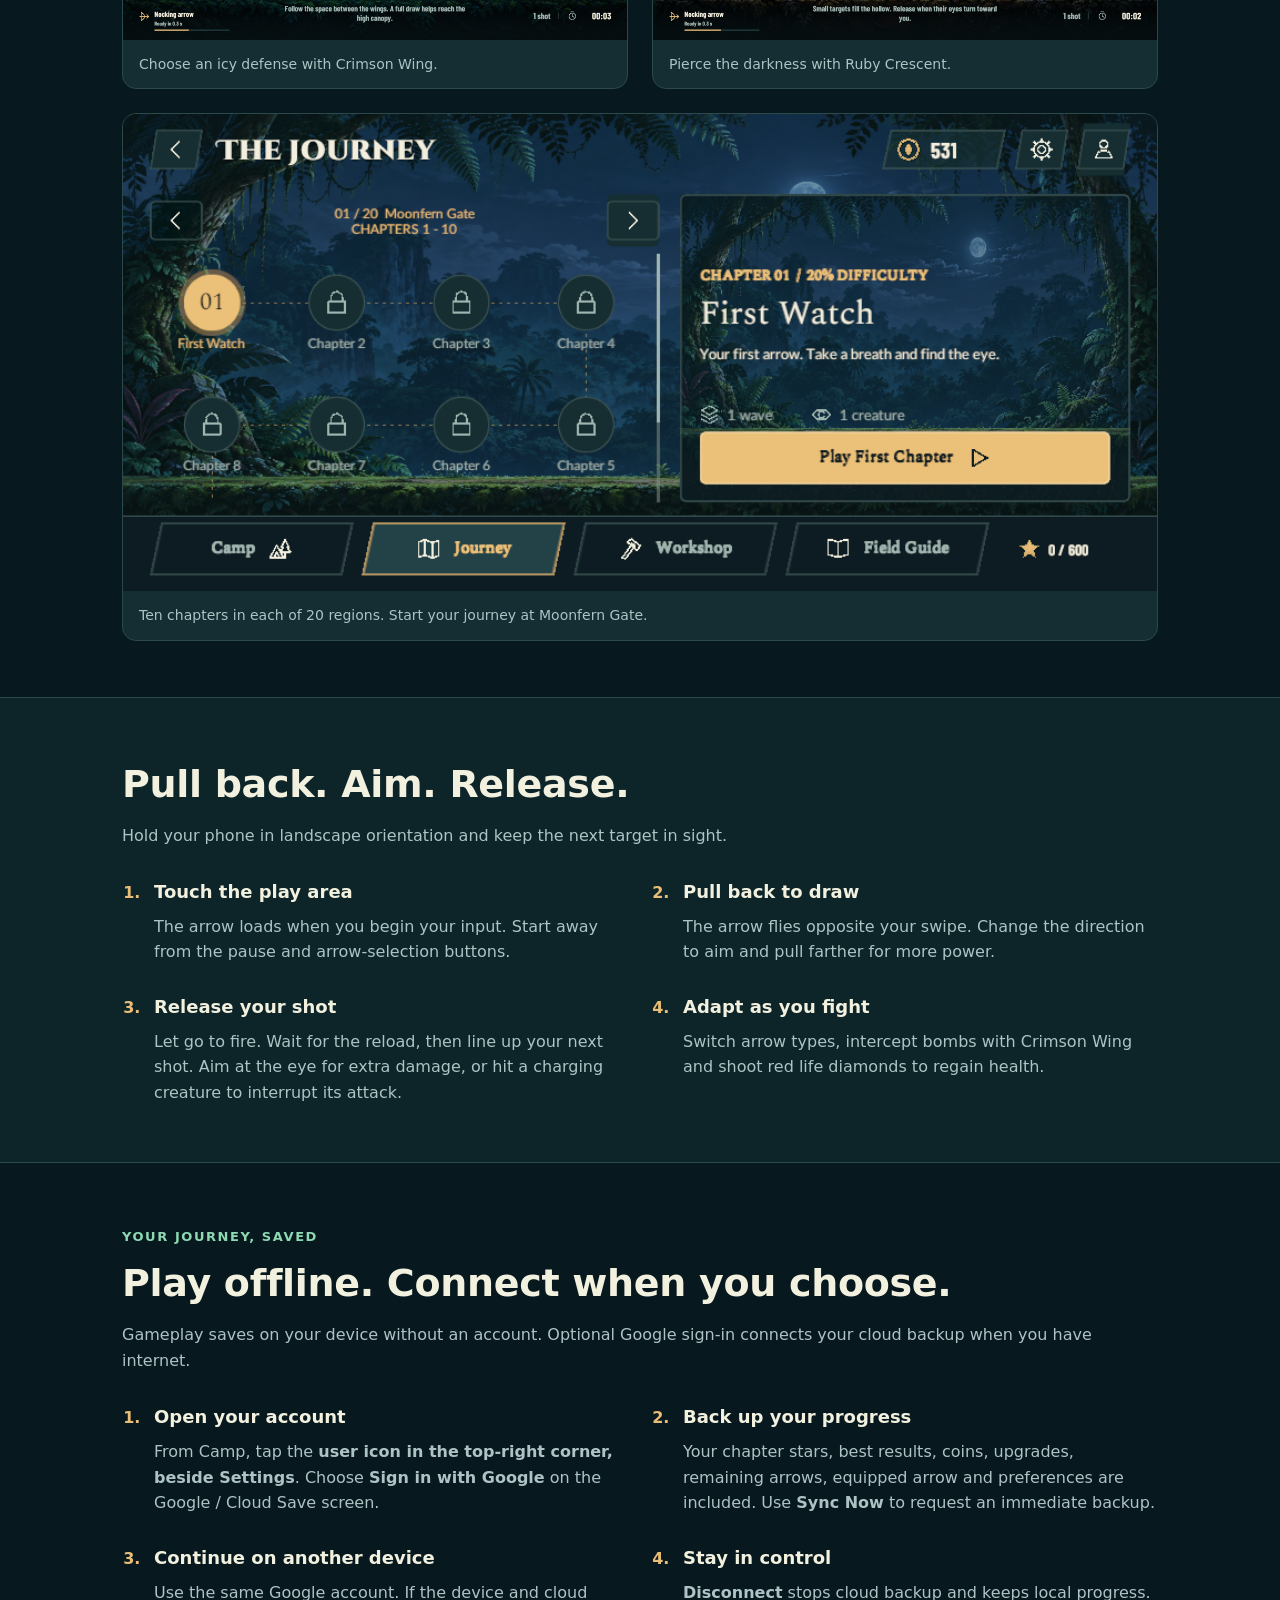
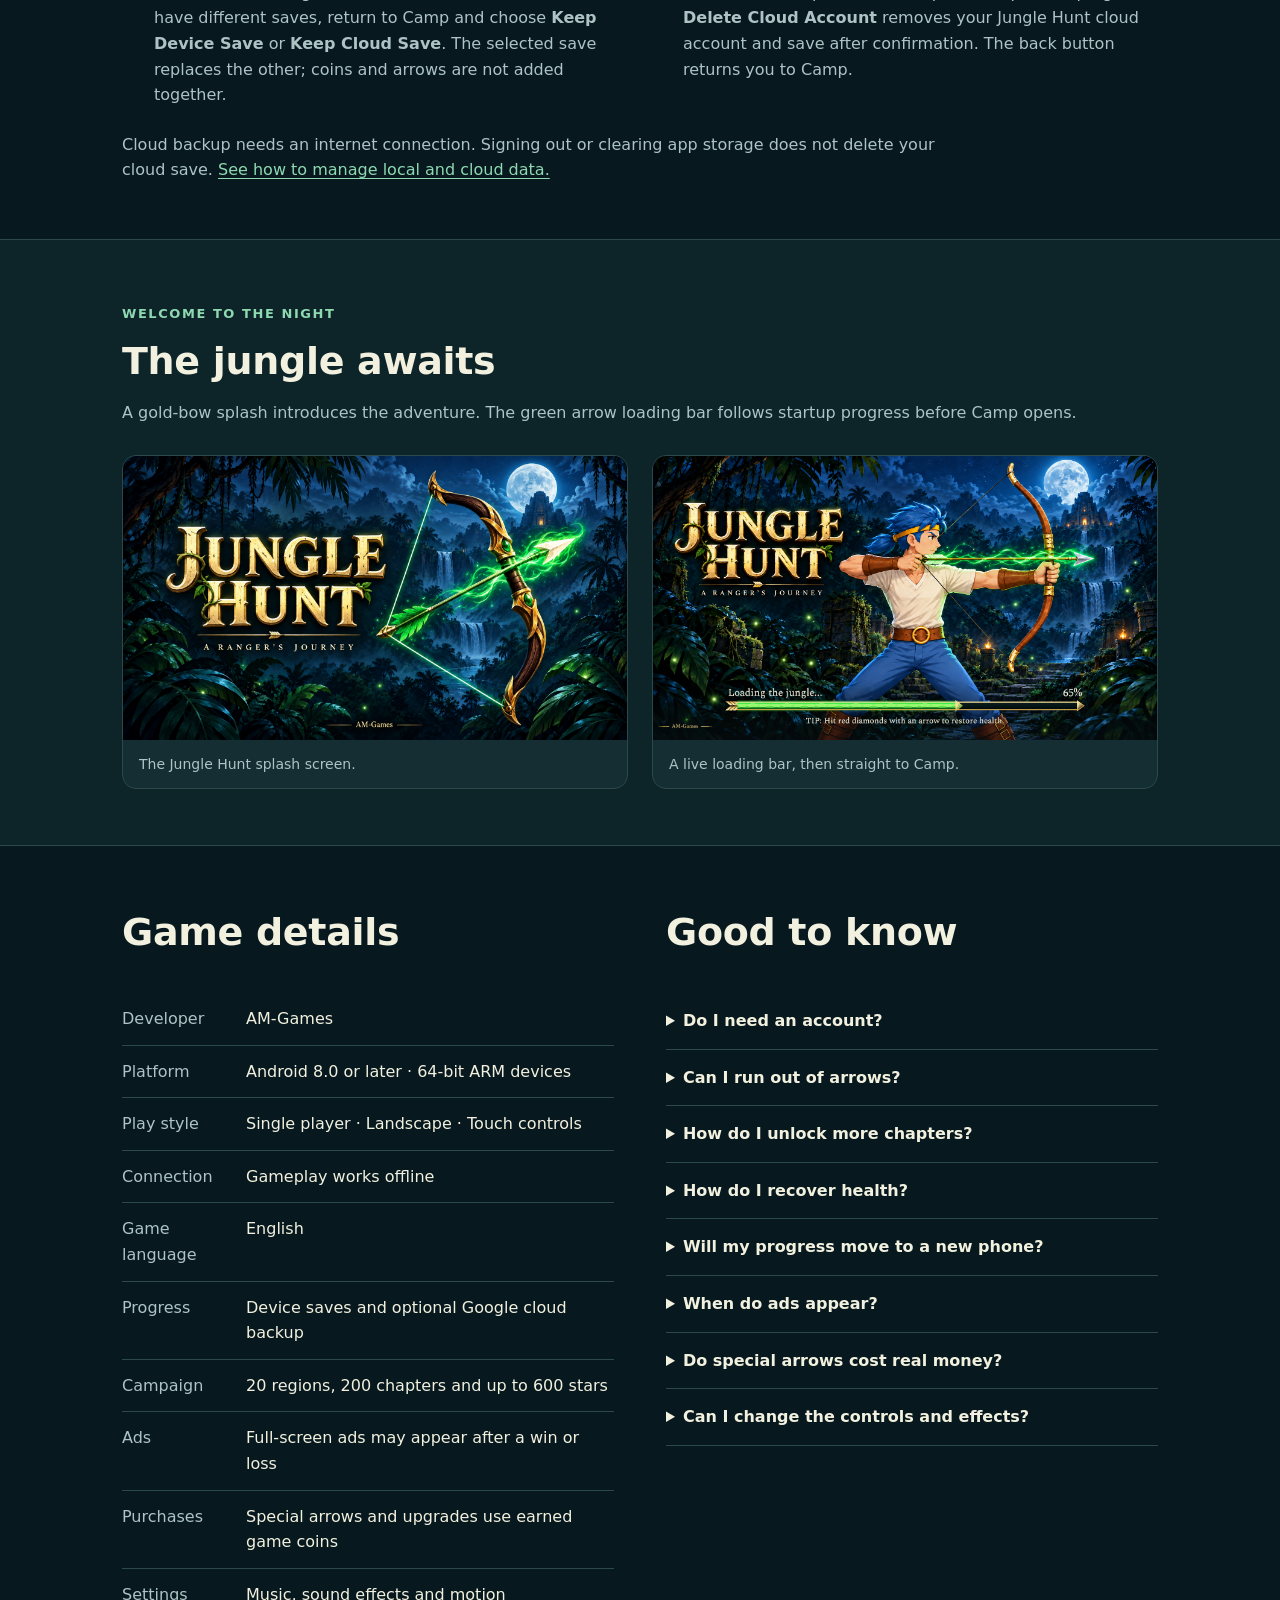
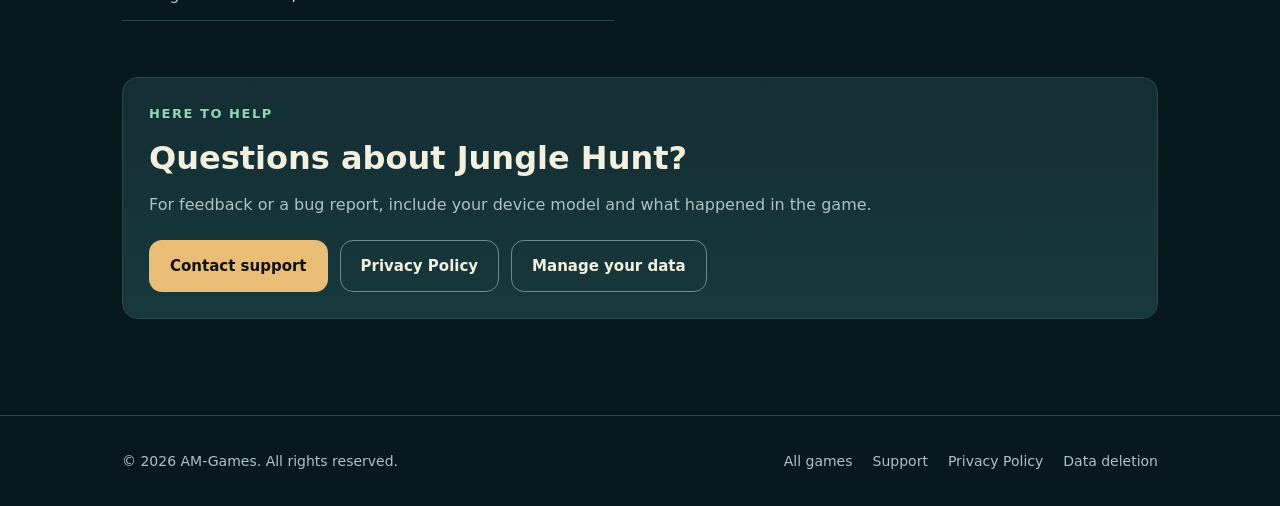
<file: games/jungle-hunt.html>
<!DOCTYPE html>
<html lang="en">
<head>
<meta charset="UTF-8" />
<meta name="viewport" content="width=device-width, initial-scale=1.0" />
<title>Jungle Hunt — Moonlit archery adventure | AM-Games</title>
<meta name="description" content="Explore 200 chapters across 20 moonlit jungles in Jungle Hunt. Master four arrow types and discover 54 creatures in a single-player Android archery adventure." />
<link rel="icon" type="image/png" href="/assets/img/jungle-hunt-icon.png" />
<link rel="stylesheet" href="/assets/css/style.css" />
<link rel="stylesheet" href="/assets/css/jungle-hunt.css" />
<meta property="og:title" content="Jungle Hunt — AM-Games" />
<meta property="og:description" content="Draw your bow. Light up the night. Explore 200 chapters across 20 jungles with four powerful arrow types." />
<meta property="og:type" content="website" />
<meta property="og:image" content="/assets/img/jungle-hunt-feature.png" />
<meta property="og:image:width" content="1794" />
<meta property="og:image:height" content="877" />
<meta property="og:image:alt" content="A blue-haired archer drawing a glowing green arrow with a complete gold bow in a moonlit jungle." />
<meta name="twitter:card" content="summary_large_image" />
</head>
<body class="jungle-page">
<a class="skip-link" href="#main">Skip to content</a>
<header class="nav">
  <div class="wrap">
    <a class="brand" href="/" aria-label="AM-Games home"><span class="logo" aria-hidden="true">🎮</span><span class="long">AM-Games</span></a>
    <nav aria-label="Main navigation"><a href="/#games">Games</a><a href="#screenshots">Screenshots</a><a href="/contact">Support</a></nav>
  </div>
</header>
<main id="main">
  <section class="hero">
    <div class="wrap">
      <div class="game-hero">
        <img class="big-icon" src="/assets/img/jungle-hunt-icon.png" width="512" height="512" alt="Jungle Hunt archer and complete gold bow icon" />
        <div>
          <p class="eyebrow">Android · Action · Archery</p>
          <h1>Jungle Hunt</h1>
          <p class="sub">Draw your bow. Light up the night.</p>
          <div class="cta"><a class="btn btn-play" href="#screenshots">See the gameplay</a><a class="btn btn-ghost" href="#how-to-play">How to play</a></div>
        </div>
      </div>
      <figure class="jungle-key-art">
        <img class="feature-img" src="/assets/img/jungle-hunt-feature.png" width="1794" height="877" fetchpriority="high" alt="Jungle Hunt gold title beside the blue-haired archer aiming a green flame arrow, with the entire bow visible in a moonlit jungle" />
      </figure>
      <dl class="jungle-stats" aria-label="Game at a glance">
        <div><dt>Night chapters</dt><dd>200</dd></div>
        <div><dt>Creature species</dt><dd>54</dd></div>
        <div><dt>Arrow types</dt><dd>4</dd></div>
        <div><dt>Stars to earn</dt><dd>600</dd></div>
      </dl>
      <nav class="jungle-jump-links" aria-label="Explore Jungle Hunt"><a href="#campaign">Chapters</a><a href="#arrows">Arrows</a><a href="#workshop">Workshop</a><a href="#cloud-save">Cloud saves</a><a href="#game-details">Game details</a></nav>
    </div>
  </section>

  <section id="about-game">
    <div class="wrap">
      <div class="section-head"><p class="eyebrow">One bow. A jungle of challenges.</p><h2>Every shot is your choice</h2></div>
      <p class="jungle-intro">Jungle Hunt is a single-player archery adventure with 200 chapters across 20 different moonlit jungle environments: 10 chapters in each setting, with a gradual increase in difficulty. Face waves of flying creatures and ground enemies, find their weak spots and time your shots as colored bombs cross the arena. Your glowing arrows light up the battle.</p>
      <div class="features">
        <article class="feature"><h3>Touch-controlled archery</h3><p>Pull back to set your aim and draw strength, then release to fire. The optional aiming guide helps you read the arrow’s path. Eye hits deal extra damage.</p></article>
        <article class="feature"><h3>A living night jungle</h3><p>Explore moonlit forests, waterfalls and ancient ruins, with moving leaves, drifting clouds, jungle sounds and colored light from arrows and bombs.</p></article>
        <article class="feature"><h3>Know your enemies</h3><p>Use the Field Guide to learn about 54 creature species, their combat stats and tips for finding a weak spot. Face enemies in the air and on the ground.</p></article>
        <article class="feature"><h3>Build your strength</h3><p>Earn coins and up to three stars per chapter. Upgrade bow damage, health and reload speed in the Workshop. Shoot falling red life diamonds to recover health.</p></article>
      </div>
    </div>
  </section>

  <section id="campaign" class="jungle-band">
    <div class="wrap">
      <div class="section-head"><p class="eyebrow">20 night jungles · 10 chapters each</p><h2>A journey through 200 chapters</h2><p>Begin at Moonfern Gate and work toward Jungle Heart. Win a chapter to unlock the next, or return to an earlier chapter to improve your stars, shot count and completion time.</p></div>
      <div class="features">
        <article class="feature"><h3>A gradual challenge</h3><p>The difficulty indicator starts at 20% and rises to 80% across the campaign. Early chapters introduce smaller encounters; later chapters bring up to four waves. Every chapter is designed to be playable with the unlimited Classic arrow.</p></article>
        <article class="feature"><h3>Earn up to 600 stars</h3><p>Win without taking damage for three stars. After taking damage, finish with at least half your health for two stars; any other win earns one. Your best star result is kept.</p></article>
        <article class="feature"><h3>Coins for your next hunt</h3><p>A completed chapter awards 12 coins per defeated creature plus 30 coins per star. Replaying completed chapters also earns coins for ammunition and Workshop upgrades.</p></article>
      </div>
      <details class="jungle-worlds"><summary>View all 20 jungle regions</summary><ol>
        <li><strong>Moonfern Gate</strong><span>Chapters 1–10</span></li><li><strong>Twin Banyan</strong><span>Chapters 11–20</span></li><li><strong>Starfall Palms</strong><span>Chapters 21–30</span></li><li><strong>Velvet Canopy</strong><span>Chapters 31–40</span></li><li><strong>Moonwell Grove</strong><span>Chapters 41–50</span></li>
        <li><strong>Bluefall Clearing</strong><span>Chapters 51–60</span></li><li><strong>Embermoss Grove</strong><span>Chapters 61–70</span></li><li><strong>Heartwood Sanctum</strong><span>Chapters 71–80</span></li><li><strong>Rootbridge Trail</strong><span>Chapters 81–90</span></li><li><strong>Silver Crown</strong><span>Chapters 91–100</span></li>
        <li><strong>Fernwater Bank</strong><span>Chapters 101–110</span></li><li><strong>Lanternroot Hollow</strong><span>Chapters 111–120</span></li><li><strong>Thornveil Clearing</strong><span>Chapters 121–130</span></li><li><strong>Midnight Orchids</strong><span>Chapters 131–140</span></li><li><strong>Rainveil Basin</strong><span>Chapters 141–150</span></li>
        <li><strong>Moonroot Arches</strong><span>Chapters 151–160</span></li><li><strong>Emerald Terrace</strong><span>Chapters 161–170</span></li><li><strong>Stormleaf Passage</strong><span>Chapters 171–180</span></li><li><strong>Sentinel Grove</strong><span>Chapters 181–190</span></li><li><strong>Jungle Heart</strong><span>Chapters 191–200</span></li>
      </ol></details>
    </div>
  </section>

  <section id="arrows" class="jungle-band">
    <div class="wrap">
      <div class="section-head"><p class="eyebrow">Choose your next shot</p><h2>Four arrows. Different ways to fight.</h2><p>Switch arrows using the circular buttons during battle. The counter shows how many special arrows remain.</p></div>
      <div class="jungle-arrows">
        <article class="feature arrow-classic"><span class="jungle-kicker">Green · Unlimited</span><h3>Classic</h3><p>Your everyday arrow, surrounded by a green flame in flight. Always available with an unlimited supply and no coin cost.</p></article>
        <article class="feature arrow-ice"><span class="jungle-kicker">Ice blue · Bomb defense</span><h3>Crimson Wing</h3><p>A wide icy effect follows this arrow. Use it to intercept and destroy enemy bombs before they reach the hero.</p></article>
        <article class="feature arrow-red"><span class="jungle-kicker">Red · Fast strike</span><h3>Ember Fang</h3><p>Flies 20% faster than Classic. A hit defeats the enemy in one shot and carries the enemy out of the arena with the arrow.</p></article>
        <article class="feature arrow-fire"><span class="jungle-kicker">Fire orange · Piercing</span><h3>Ruby Crescent</h3><p>Pierces through an enemy in a single fatal hit. The enemy falls with a fiery effect while the arrow continues through the arena.</p></article>
      </div>
      <p class="jungle-note">Buy special arrows in packs of <strong>2, 5, 10 or 15</strong> using coins earned through play. Each special shot uses one arrow. Tapping an empty arrow slot opens its purchase popup. These purchases use game coins, not real money.</p>
      <div class="jungle-table-wrap"><table class="jungle-table"><caption>Special-arrow pack prices, in game coins</caption><thead><tr><th scope="col">Arrow</th><th scope="col">2 arrows</th><th scope="col">5 arrows</th><th scope="col">10 arrows</th><th scope="col">15 arrows</th></tr></thead><tbody><tr><th scope="row">Crimson Wing</th><td>16</td><td>40</td><td>80</td><td>120</td></tr><tr><th scope="row">Ember Fang</th><td>27</td><td>67</td><td>134</td><td>200</td></tr><tr><th scope="row">Ruby Crescent</th><td>43</td><td>107</td><td>214</td><td>320</td></tr></tbody></table></div>
    </div>
  </section>

  <section id="workshop">
    <div class="wrap">
      <div class="section-head"><p class="eyebrow">Forge your equipment</p><h2>Three upgrades for your ranger</h2><p>Each item has three upgrade ranks, costing 90, 180 and 270 game coins. Upgrades stay with your saved progress.</p></div>
      <div class="features">
        <article class="feature"><h3>Hunter’s Bow</h3><p>Increase base bow damage by 6 per rank, from 34 to 52 at maximum rank. Draw strength and the hit location also affect a shot’s damage.</p></article>
        <article class="feature"><h3>Ranger’s Cloak</h3><p>Add 20 maximum health per rank, from 100 to 160. Falling red life diamonds restore up to 20 health when hit by your arrow, without exceeding your maximum.</p></article>
        <article class="feature"><h3>Swift Quiver</h3><p>Reduce the time between shots by 0.06 seconds per rank. Reload time drops from 0.50 seconds to 0.32 seconds at maximum rank.</p></article>
      </div>
    </div>
  </section>

  <section id="screenshots">
    <div class="wrap">
      <div class="section-head"><p class="eyebrow">Inside Jungle Hunt</p><h2>See the adventure</h2><p>In-game battles and the current 200-chapter Journey screen. Select an image to view it at full size. Battle screenshots are from development builds; chapter names and interface details may vary.</p></div>
      <div class="jungle-gallery">
        <figure><a href="/assets/img/jungle-hunt/01-night-archery.png"><img src="/assets/img/jungle-hunt/01-night-archery.png" width="1920" height="1080" loading="lazy" decoding="async" alt="Archer drawing his bow against three flying enemies in The Swarm chapter" /></a><figcaption>Draw, aim and choose your moment.</figcaption></figure>
        <figure><a href="/assets/img/jungle-hunt/02-green-arrow-in-flight.png"><img src="/assets/img/jungle-hunt/02-green-arrow-in-flight.png" width="1920" height="1080" loading="lazy" decoding="async" alt="Green flaming arrow flying toward creatures beside a moonlit waterfall" /></a><figcaption>Classic arrows light up the night.</figcaption></figure>
        <figure><a href="/assets/img/jungle-hunt/03-ice-arrow.png"><img src="/assets/img/jungle-hunt/03-ice-arrow.png" width="1920" height="1080" loading="lazy" decoding="async" alt="Ice blue arrow crossing a night jungle battle with the arrow inventory on the right" /></a><figcaption>Choose an icy defense with Crimson Wing.</figcaption></figure>
        <figure><a href="/assets/img/jungle-hunt/04-fire-arrow.png"><img src="/assets/img/jungle-hunt/04-fire-arrow.png" width="1920" height="1080" loading="lazy" decoding="async" alt="Orange fire arrow in flight during the Lantern Hollow chapter" /></a><figcaption>Pierce the darkness with Ruby Crescent.</figcaption></figure>
        <figure class="jungle-wide"><a href="/assets/img/jungle-hunt/09-journey-200.png"><img src="/assets/img/jungle-hunt/09-journey-200.png" width="932" height="430" loading="lazy" decoding="async" alt="Current Journey screen showing Moonfern Gate, chapters 1 to 10 and progress toward 600 stars" /></a><figcaption>Ten chapters in each of 20 regions. Start your journey at Moonfern Gate.</figcaption></figure>
      </div>
    </div>
  </section>

  <section id="how-to-play" class="jungle-band">
    <div class="wrap">
      <div class="section-head"><h2>Pull back. Aim. Release.</h2><p>Hold your phone in landscape orientation and keep the next target in sight.</p></div>
      <ol class="jungle-steps">
        <li><h3>Touch the play area</h3><p>The arrow loads when you begin your input. Start away from the pause and arrow-selection buttons.</p></li>
        <li><h3>Pull back to draw</h3><p>The arrow flies opposite your swipe. Change the direction to aim and pull farther for more power.</p></li>
        <li><h3>Release your shot</h3><p>Let go to fire. Wait for the reload, then line up your next shot. Aim at the eye for extra damage, or hit a charging creature to interrupt its attack.</p></li>
        <li><h3>Adapt as you fight</h3><p>Switch arrow types, intercept bombs with Crimson Wing and shoot red life diamonds to regain health.</p></li>
      </ol>
    </div>
  </section>

  <section id="cloud-save">
    <div class="wrap">
      <div class="section-head"><p class="eyebrow">Your journey, saved</p><h2>Play offline. Connect when you choose.</h2><p>Gameplay saves on your device without an account. Optional Google sign-in connects your cloud backup when you have internet.</p></div>
      <ol class="jungle-steps">
        <li><h3>Open your account</h3><p>From Camp, tap the <strong>user icon in the top-right corner, beside Settings</strong>. Choose <strong>Sign in with Google</strong> on the Google / Cloud Save screen.</p></li>
        <li><h3>Back up your progress</h3><p>Your chapter stars, best results, coins, upgrades, remaining arrows, equipped arrow and preferences are included. Use <strong>Sync Now</strong> to request an immediate backup.</p></li>
        <li><h3>Continue on another device</h3><p>Use the same Google account. If the device and cloud have different saves, return to Camp and choose <strong>Keep Device Save</strong> or <strong>Keep Cloud Save</strong>. The selected save replaces the other; coins and arrows are not added together.</p></li>
        <li><h3>Stay in control</h3><p><strong>Disconnect</strong> stops cloud backup and keeps local progress. <strong>Delete Cloud Account</strong> removes your Jungle Hunt cloud account and save after confirmation. The back button returns you to Camp.</p></li>
      </ol>
      <p class="jungle-note">Cloud backup needs an internet connection. Signing out or clearing app storage does not delete your cloud save. <a href="/jungle-hunt-data-deletion">See how to manage local and cloud data.</a></p>
    </div>
  </section>

  <section id="launch-screens" class="jungle-band">
    <div class="wrap">
      <div class="section-head"><p class="eyebrow">Welcome to the night</p><h2>The jungle awaits</h2><p>A gold-bow splash introduces the adventure. The green arrow loading bar follows startup progress before Camp opens.</p></div>
      <div class="jungle-gallery">
        <figure><a href="/assets/img/jungle-hunt/10-splash.png"><img src="/assets/img/jungle-hunt/10-splash.png" width="1672" height="941" loading="lazy" decoding="async" alt="Jungle Hunt splash screen with the gold wordmark, complete bow, green arrow and AM-Games credit" /></a><figcaption>The Jungle Hunt splash screen.</figcaption></figure>
        <figure><a href="/assets/img/jungle-hunt/11-loading.png"><img src="/assets/img/jungle-hunt/11-loading.png" width="1672" height="941" loading="lazy" decoding="async" alt="Loading screen with the blue-haired hero and a green arrow progress bar reading 65 percent" /></a><figcaption>A live loading bar, then straight to Camp.</figcaption></figure>
      </div>
    </div>
  </section>

  <section id="game-details">
    <div class="wrap jungle-details-grid">
      <div>
        <div class="section-head"><h2>Game details</h2></div>
        <dl class="jungle-facts">
          <div><dt>Developer</dt><dd>AM-Games</dd></div>
          <div><dt>Platform</dt><dd>Android 8.0 or later · 64-bit ARM devices</dd></div>
          <div><dt>Play style</dt><dd>Single player · Landscape · Touch controls</dd></div>
          <div><dt>Connection</dt><dd>Gameplay works offline</dd></div>
          <div><dt>Game language</dt><dd>English</dd></div>
          <div><dt>Progress</dt><dd>Device saves and optional Google cloud backup</dd></div>
          <div><dt>Campaign</dt><dd>20 regions, 200 chapters and up to 600 stars</dd></div>
          <div><dt>Ads</dt><dd>Full-screen ads may appear after a win or loss</dd></div>
          <div><dt>Purchases</dt><dd>Special arrows and upgrades use earned game coins</dd></div>
          <div><dt>Settings</dt><dd>Music, sound effects and motion</dd></div>
        </dl>
      </div>
      <div class="jungle-faq">
        <div class="section-head"><h2>Good to know</h2></div>
        <details><summary>Do I need an account?</summary><p>You can play without signing in. Your coins, stars, equipment, arrow inventory and settings save on your device. Optional Google sign-in connects your cloud backup.</p></details>
        <details><summary>Can I run out of arrows?</summary><p>Classic arrows are unlimited. Special arrows have an ammunition count and use one per shot. Buy more with earned game coins, or switch back to Classic.</p></details>
        <details><summary>How do I unlock more chapters?</summary><p>Complete the previous chapter to unlock the next. Revisit earlier chapters to improve your results and earn more stars.</p></details>
        <details><summary>How do I recover health?</summary><p>Shoot a falling red life diamond to recover up to 20 health. Diamonds are not destroyed by touching an enemy. Ranger’s Cloak upgrades increase your maximum health.</p></details>
        <details><summary>Will my progress move to a new phone?</summary><p>Tap the top-right user icon beside Settings in Camp and connect Google sign-in. Use the same Google account on your new Android device. Cloud backup needs internet. If the saves differ, choose which one to keep while in Camp.</p></details>
        <details><summary>When do ads appear?</summary><p>A full-screen ad may appear after a won or lost chapter attempt, when one is available. Closing it returns you to the result screen. If an ad cannot load, you can continue. Ads do not award extra coins, arrows or health.</p></details>
        <details><summary>Do special arrows cost real money?</summary><p>No. Special arrows and Workshop upgrades use coins earned through gameplay. Classic arrows are free and unlimited. Jungle Hunt does not have real-money in-app purchases.</p></details>
        <details><summary>Can I change the controls and effects?</summary><p>Settings lets you toggle music, sound effects, the aiming guide and motion effects. You can also replay the tutorial. Where available, Ad Privacy lets you revisit advertising privacy choices.</p></details>
      </div>
    </div>
  </section>

  <section class="jungle-support">
    <div class="wrap">
      <div class="callout"><p class="eyebrow">Here to help</p><h2>Questions about Jungle Hunt?</h2><p>For feedback or a bug report, include your device model and what happened in the game.</p><div class="btn-row"><a class="btn btn-play" href="mailto:amgames.developer@gmail.com?subject=Jungle%20Hunt%20support">Contact support</a><a class="btn btn-ghost" href="/privacy/jungle-hunt">Privacy Policy</a><a class="btn btn-ghost" href="/jungle-hunt-data-deletion">Manage your data</a></div></div>
    </div>
  </section>
</main>
<footer class="foot"><div class="wrap"><div>© <span id="yr"></span> AM-Games. All rights reserved.</div><div class="links"><a href="/#games">All games</a><a href="/contact">Support</a><a href="/privacy/jungle-hunt">Privacy Policy</a><a href="/jungle-hunt-data-deletion">Data deletion</a></div></div></footer>
<script>document.getElementById('yr').textContent = new Date().getFullYear();</script>
</body>
</html>
</file>
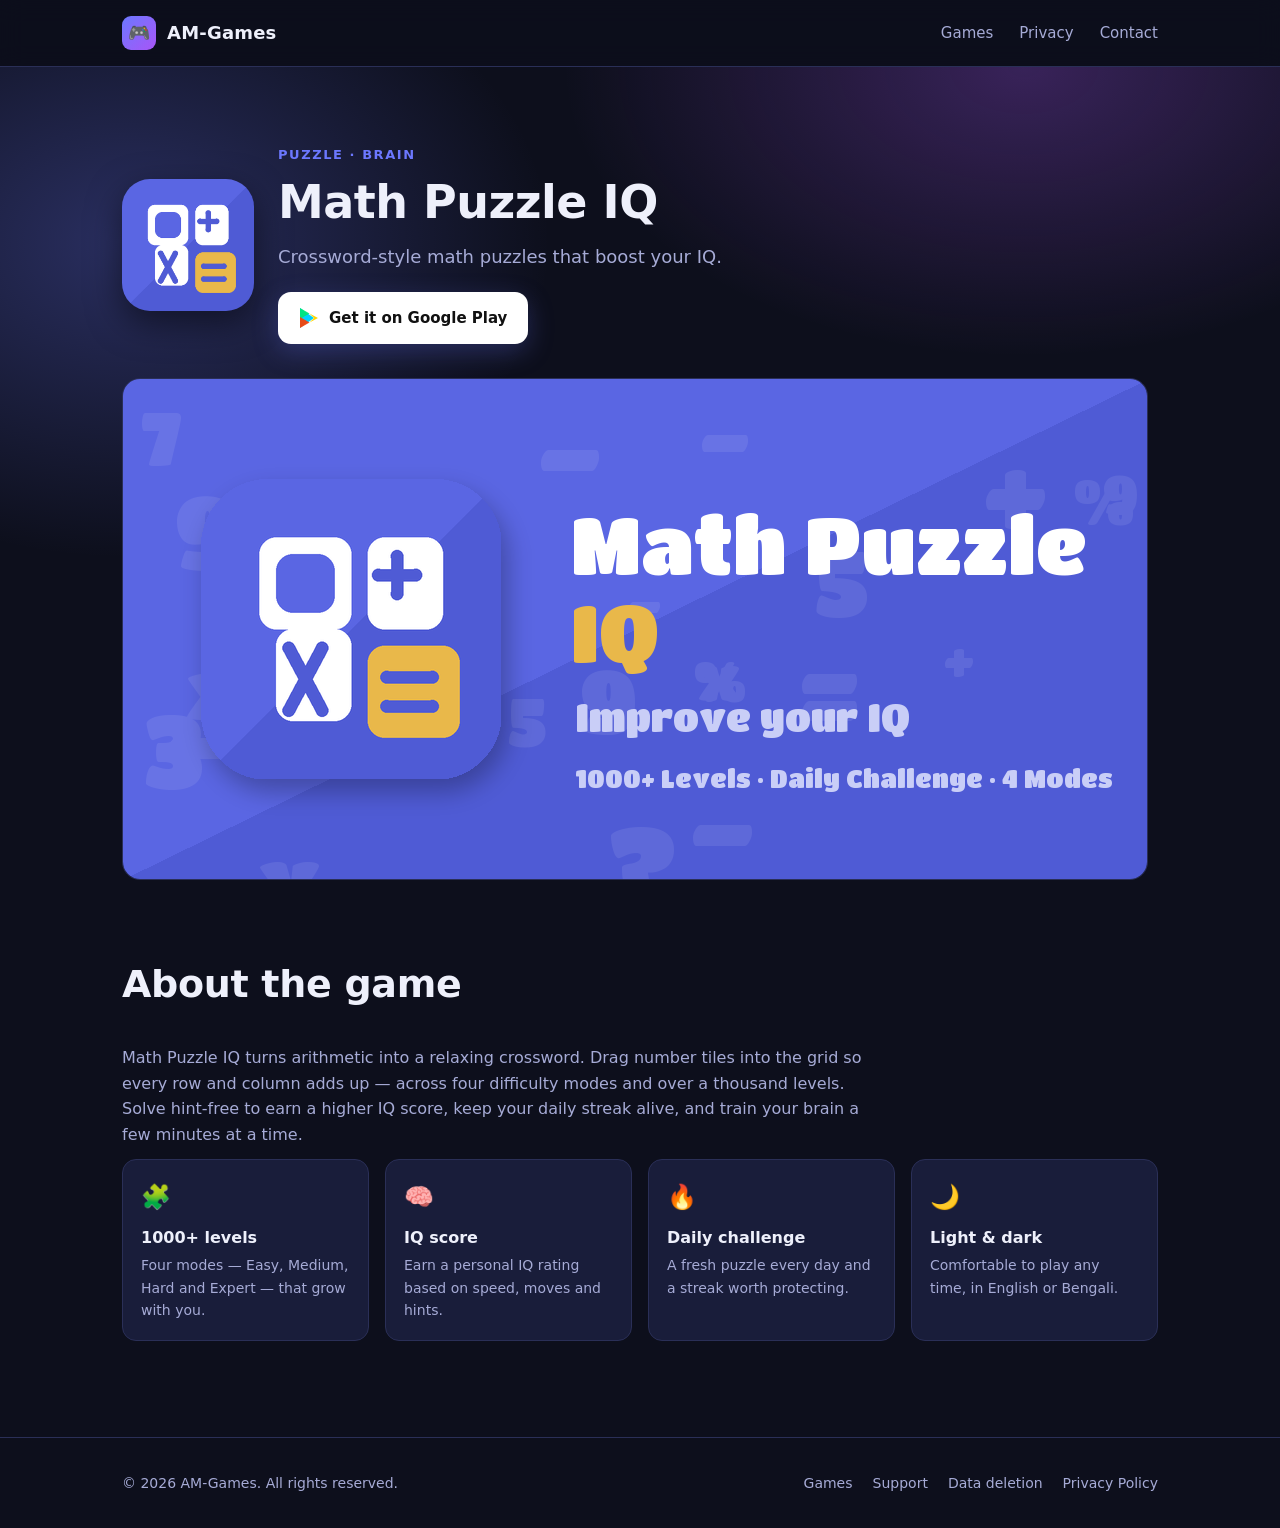
<file: games/math-puzzle-iq.html>
<!DOCTYPE html>
<html lang="en">
<head>
<meta charset="UTF-8" />
<meta name="viewport" content="width=device-width, initial-scale=1.0" />
<title>Math Puzzle IQ — AM-Games</title>
<meta name="description" content="Math Puzzle IQ: crossword-style math puzzles across 1000+ levels. Solve equations, keep your daily streak, and boost your IQ." />
<link rel="icon" type="image/png" href="/assets/img/math-puzzle-iq-icon.png" />
<link rel="stylesheet" href="/assets/css/style.css" />
<meta property="og:title" content="Math Puzzle IQ" />
<meta property="og:description" content="Crossword-style math puzzles that boost your IQ." />
<meta property="og:image" content="/assets/img/math-puzzle-iq-feature.png" />
</head>
<body>

<header class="nav">
  <div class="wrap">
    <a class="brand" href="/"><span class="logo">🎮</span><span class="long">AM-Games</span></a>
    <nav>
      <a href="/#games">Games</a>
      <a href="/privacy/math-puzzle-iq">Privacy</a>
      <a href="/contact">Contact</a>
    </nav>
  </div>
</header>

<section class="hero" style="padding-bottom:30px">
  <div class="wrap">
    <div class="game-hero">
      <img class="big-icon" src="/assets/img/math-puzzle-iq-icon.png" alt="Math Puzzle IQ icon" />
      <div>
        <p class="eyebrow">Puzzle · Brain</p>
        <h1>Math Puzzle IQ</h1>
        <p class="sub">Crossword-style math puzzles that boost your IQ.</p>
        <div class="cta" style="margin-top:20px">
          <a class="btn btn-play" href="https://play.google.com/store/apps/details?id=com.amgaming.mathpuzzleiq" target="_blank" rel="noopener">
            <svg width="20" height="22" viewBox="0 0 40 44" aria-hidden="true">
              <path d="M2 2 L30 22 L2 42 Z" fill="#00d0ff"/>
              <path d="M2 2 L21 13 L2 24 Z" fill="#00e676" opacity=".9"/>
              <path d="M2 20 L21 31 L2 42 Z" fill="#ff3d00" opacity=".9"/>
              <path d="M21 13 L30 22 L21 31 L38 22 Z" fill="#ffd600"/>
            </svg>
            Get it on Google Play
          </a>
        </div>
      </div>
    </div>

    <img class="feature-img" src="/assets/img/math-puzzle-iq-feature.png" alt="Math Puzzle IQ" />
  </div>
</section>

<section style="padding-top:10px">
  <div class="wrap">
    <div class="section-head"><h2>About the game</h2></div>
    <p style="color:var(--muted); max-width:760px">
      Math Puzzle IQ turns arithmetic into a relaxing crossword. Drag number tiles into the grid
      so every row and column adds up — across four difficulty modes and over a thousand levels.
      Solve hint-free to earn a higher IQ score, keep your daily streak alive, and train your brain
      a few minutes at a time.
    </p>

    <div class="features">
      <div class="feature"><div class="emoji">🧩</div><h4>1000+ levels</h4><p>Four modes — Easy, Medium, Hard and Expert — that grow with you.</p></div>
      <div class="feature"><div class="emoji">🧠</div><h4>IQ score</h4><p>Earn a personal IQ rating based on speed, moves and hints.</p></div>
      <div class="feature"><div class="emoji">🔥</div><h4>Daily challenge</h4><p>A fresh puzzle every day and a streak worth protecting.</p></div>
      <div class="feature"><div class="emoji">🌙</div><h4>Light &amp; dark</h4><p>Comfortable to play any time, in English or Bengali.</p></div>
    </div>
  </div>
</section>

<footer class="foot">
  <div class="wrap">
    <div>© <span id="yr"></span> AM-Games. All rights reserved.</div>
    <div class="links">
      <a href="/#games">Games</a>
      <a href="/contact">Support</a>
      <a href="/data-deletion">Data deletion</a>
      <a href="/privacy/math-puzzle-iq">Privacy Policy</a>
    </div>
  </div>
</footer>

<script>document.getElementById('yr').textContent = new Date().getFullYear();</script>
</body>
</html>
</file>
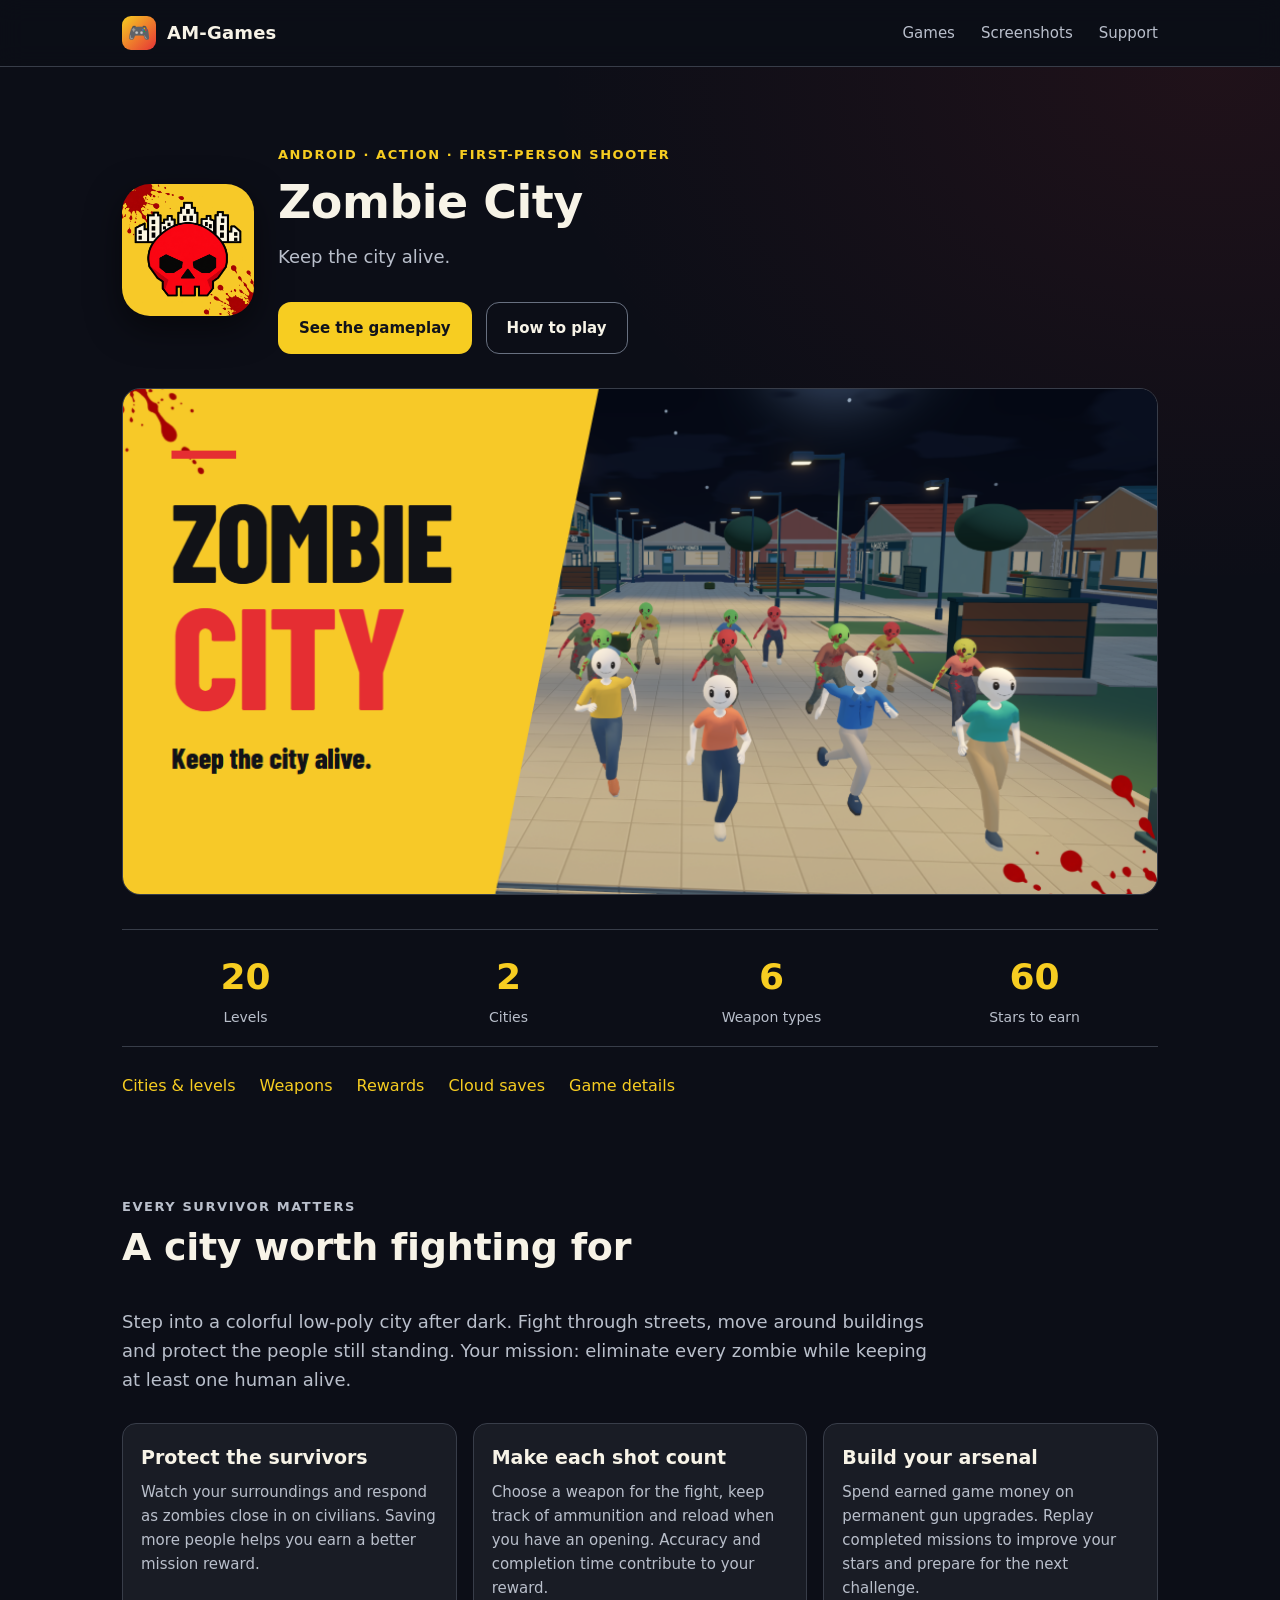
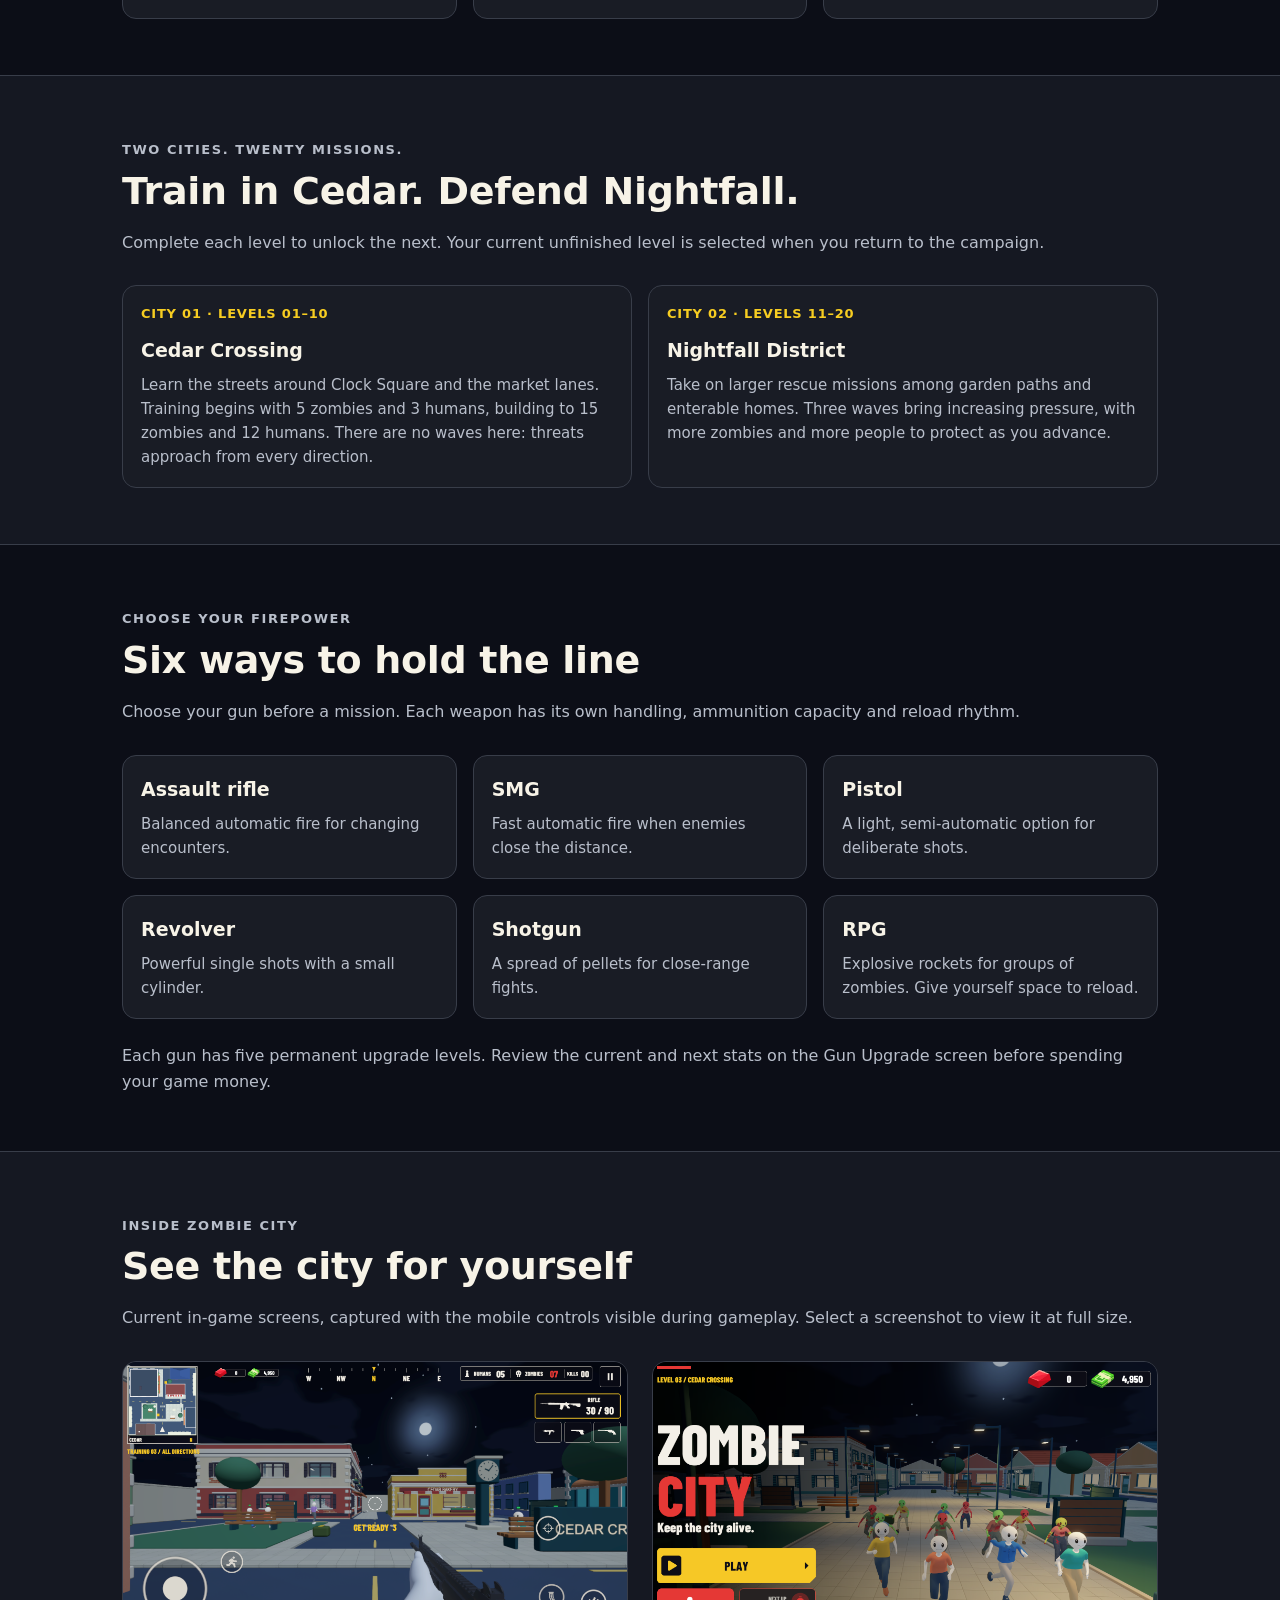
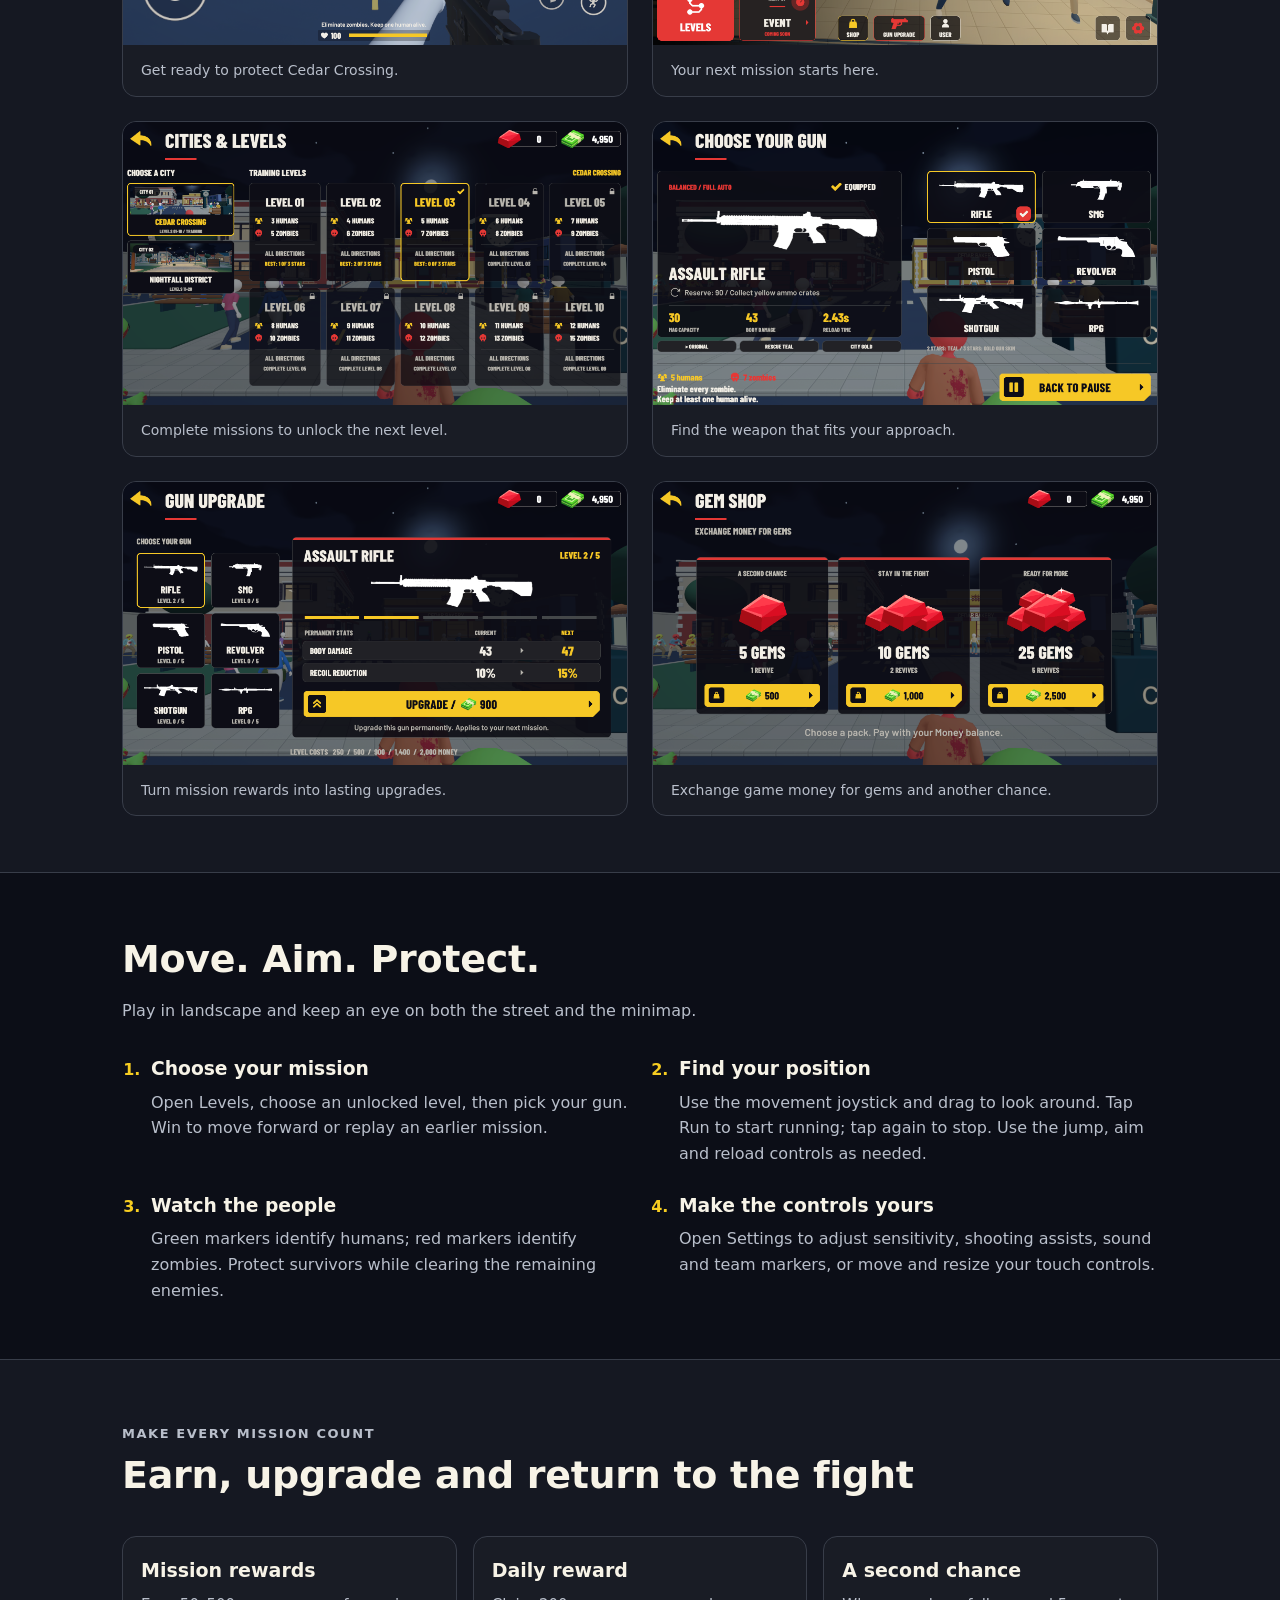
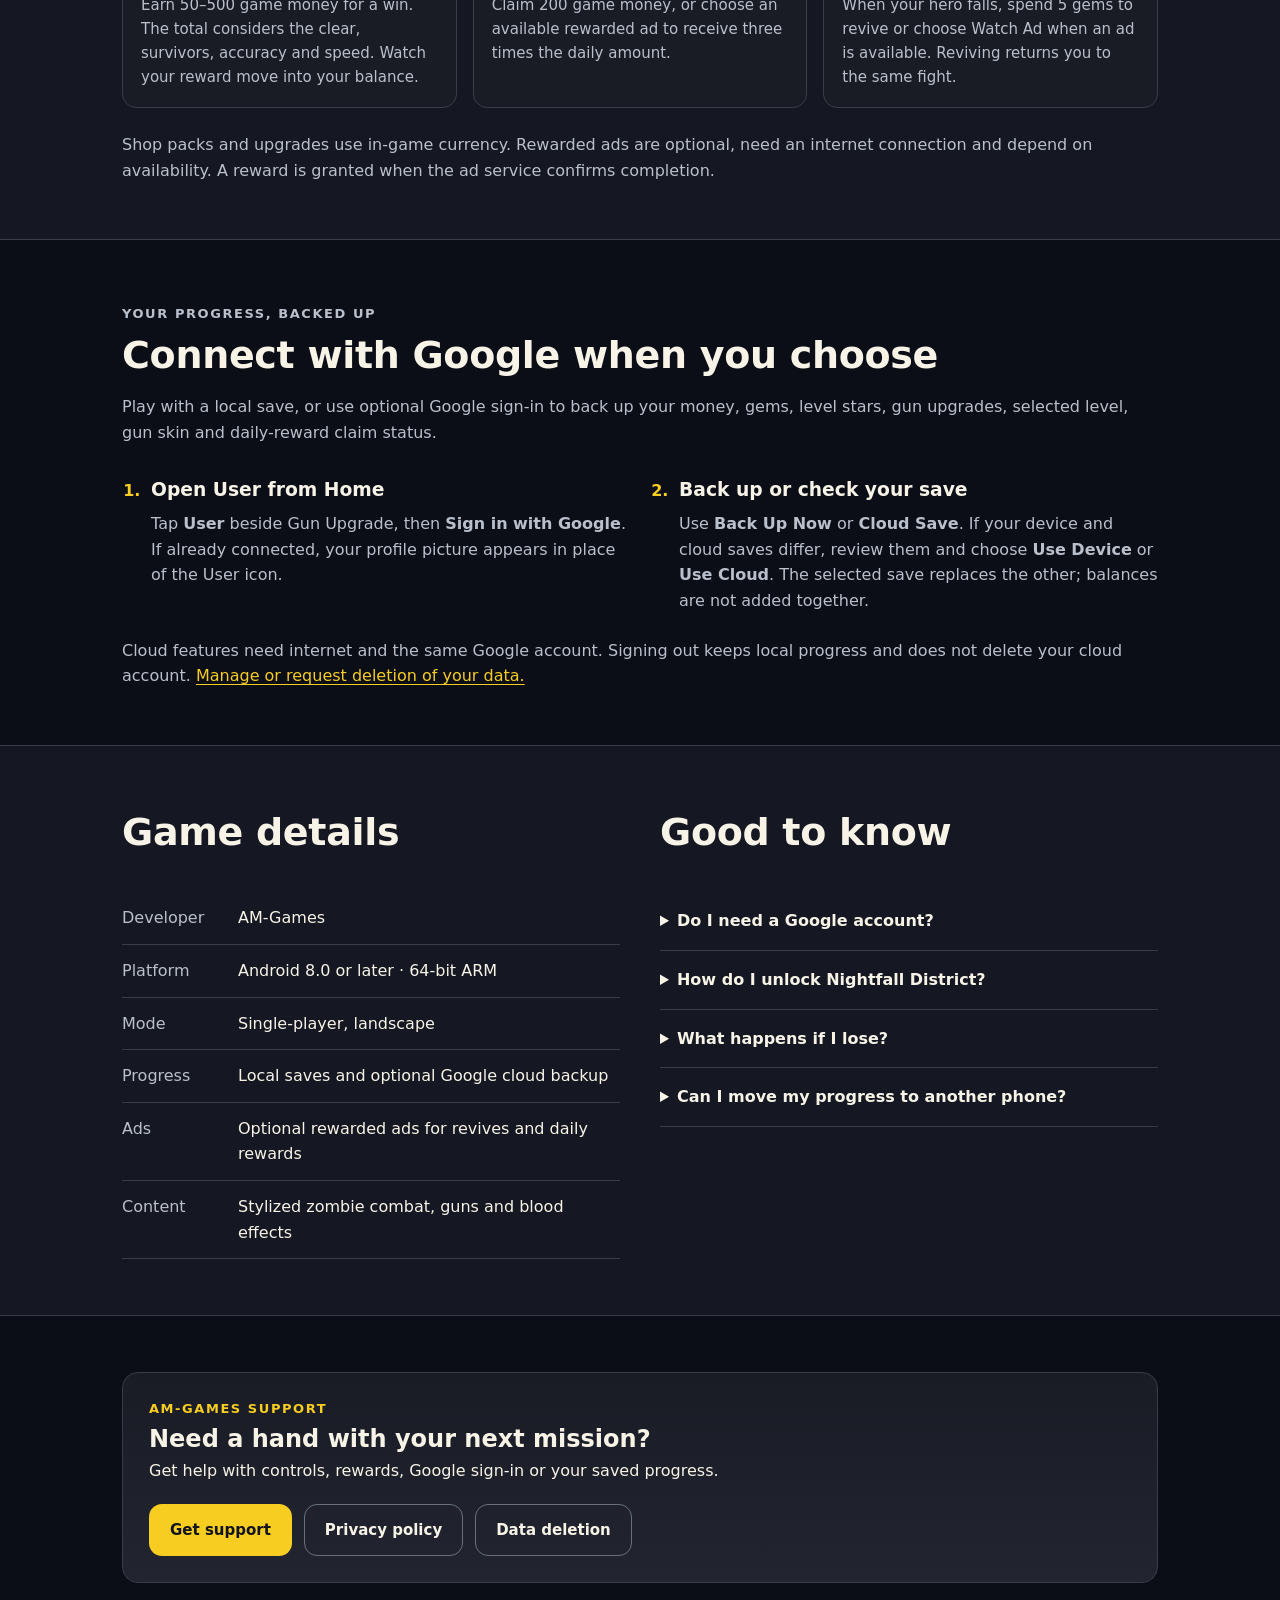
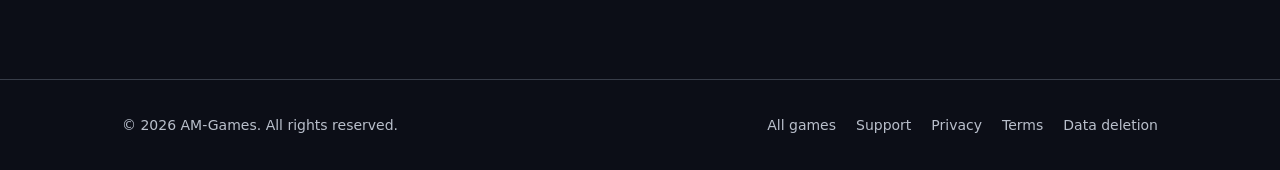
<file: games/zombie-city.html>
<!DOCTYPE html>
<html lang="en">
<head>
<meta charset="UTF-8" />
<meta name="viewport" content="width=device-width, initial-scale=1.0" />
<title>Zombie City — Keep the city alive | AM-Games</title>
<meta name="description" content="Fight zombies, protect survivors and upgrade six weapon types in Zombie City. Explore 20 levels across two nighttime cities in this Android first-person shooter." />
<link rel="icon" type="image/png" href="/assets/img/zombie-city-icon.png" />
<link rel="stylesheet" href="/assets/css/style.css" />
<link rel="stylesheet" href="/assets/css/zombie-city.css" />
<meta property="og:title" content="Zombie City — AM-Games" />
<meta property="og:description" content="Choose your gun. Protect the survivors. Keep the city alive. 20 levels, two cities and six weapon types." />
<meta property="og:type" content="website" />
<meta property="og:image" content="/assets/img/zombie-city-feature.png" />
<meta property="og:image:width" content="1024" />
<meta property="og:image:height" content="500" />
<meta property="og:image:alt" content="Zombie City title on yellow with blood splatter, beside civilians fleeing zombies through a city at night" />
<meta name="twitter:card" content="summary_large_image" />
</head>
<body class="zombie-page">
<a class="skip-link" href="#main">Skip to content</a>
<header class="nav"><div class="wrap"><a class="brand" href="/" aria-label="AM-Games home"><span class="logo" aria-hidden="true">🎮</span><span class="long">AM-Games</span></a><nav aria-label="Main navigation"><a href="/#games">Games</a><a href="#screenshots">Screenshots</a><a href="/support/zombie-city">Support</a></nav></div></header>
<main id="main">
  <section class="hero"><div class="wrap">
    <div class="game-hero"><img class="big-icon" src="/assets/img/zombie-city-icon.png" width="512" height="512" alt="Zombie City red skull and skyline on yellow with blood splatter" /><div><p class="eyebrow">Android · Action · First-person shooter</p><h1>Zombie City</h1><p class="sub">Keep the city alive.</p><div class="cta"><a class="btn btn-play" href="#screenshots">See the gameplay</a><a class="btn btn-ghost" href="#how-to-play">How to play</a></div></div></div>
    <img class="feature-img" src="/assets/img/zombie-city-feature.png" width="1024" height="500" fetchpriority="high" alt="Zombie City: Keep the city alive. Survivors run from zombies through Nightfall District." />
    <dl class="city-stats" aria-label="Game at a glance"><div><dt>Levels</dt><dd>20</dd></div><div><dt>Cities</dt><dd>2</dd></div><div><dt>Weapon types</dt><dd>6</dd></div><div><dt>Stars to earn</dt><dd>60</dd></div></dl>
    <nav class="city-links" aria-label="Explore Zombie City"><a href="#campaign">Cities &amp; levels</a><a href="#weapons">Weapons</a><a href="#rewards">Rewards</a><a href="#cloud-save">Cloud saves</a><a href="#game-details">Game details</a></nav>
  </div></section>

  <section id="about-game"><div class="wrap"><div class="section-head"><p class="eyebrow">Every survivor matters</p><h2>A city worth fighting for</h2></div><p class="city-intro">Step into a colorful low-poly city after dark. Fight through streets, move around buildings and protect the people still standing. Your mission: eliminate every zombie while keeping at least one human alive.</p><div class="features"><article class="feature"><h3>Protect the survivors</h3><p>Watch your surroundings and respond as zombies close in on civilians. Saving more people helps you earn a better mission reward.</p></article><article class="feature"><h3>Make each shot count</h3><p>Choose a weapon for the fight, keep track of ammunition and reload when you have an opening. Accuracy and completion time contribute to your reward.</p></article><article class="feature"><h3>Build your arsenal</h3><p>Spend earned game money on permanent gun upgrades. Replay completed missions to improve your stars and prepare for the next challenge.</p></article></div></div></section>

  <section id="campaign" class="city-band"><div class="wrap"><div class="section-head"><p class="eyebrow">Two cities. Twenty missions.</p><h2>Train in Cedar. Defend Nightfall.</h2><p>Complete each level to unlock the next. Your current unfinished level is selected when you return to the campaign.</p></div><div class="features"><article class="feature"><span class="city-kicker">City 01 · Levels 01–10</span><h3>Cedar Crossing</h3><p>Learn the streets around Clock Square and the market lanes. Training begins with 5 zombies and 3 humans, building to 15 zombies and 12 humans. There are no waves here: threats approach from every direction.</p></article><article class="feature"><span class="city-kicker">City 02 · Levels 11–20</span><h3>Nightfall District</h3><p>Take on larger rescue missions among garden paths and enterable homes. Three waves bring increasing pressure, with more zombies and more people to protect as you advance.</p></article></div></div></section>

  <section id="weapons"><div class="wrap"><div class="section-head"><p class="eyebrow">Choose your firepower</p><h2>Six ways to hold the line</h2><p>Choose your gun before a mission. Each weapon has its own handling, ammunition capacity and reload rhythm.</p></div><div class="features"><article class="feature"><h3>Assault rifle</h3><p>Balanced automatic fire for changing encounters.</p></article><article class="feature"><h3>SMG</h3><p>Fast automatic fire when enemies close the distance.</p></article><article class="feature"><h3>Pistol</h3><p>A light, semi-automatic option for deliberate shots.</p></article><article class="feature"><h3>Revolver</h3><p>Powerful single shots with a small cylinder.</p></article><article class="feature"><h3>Shotgun</h3><p>A spread of pellets for close-range fights.</p></article><article class="feature"><h3>RPG</h3><p>Explosive rockets for groups of zombies. Give yourself space to reload.</p></article></div><p class="city-note">Each gun has five permanent upgrade levels. Review the current and next stats on the Gun Upgrade screen before spending your game money.</p></div></section>

  <section id="screenshots" class="city-band"><div class="wrap"><div class="section-head"><p class="eyebrow">Inside Zombie City</p><h2>See the city for yourself</h2><p>Current in-game screens, captured with the mobile controls visible during gameplay. Select a screenshot to view it at full size.</p></div><div class="city-gallery">
    <figure><a href="/assets/img/zombie-city/01-gameplay.png"><img src="/assets/img/zombie-city/01-gameplay.png" width="1920" height="1080" loading="lazy" decoding="async" alt="First-person rifle view in Cedar Crossing with a minimap, touch controls and the mission countdown" /></a><figcaption>Get ready to protect Cedar Crossing.</figcaption></figure>
    <figure><a href="/assets/img/zombie-city/02-home.png"><img src="/assets/img/zombie-city/02-home.png" width="1920" height="1080" loading="lazy" decoding="async" alt="Zombie City home screen with Play, Levels, Shop, Gun Upgrade and User buttons" /></a><figcaption>Your next mission starts here.</figcaption></figure>
    <figure><a href="/assets/img/zombie-city/03-levelselect.png"><img src="/assets/img/zombie-city/03-levelselect.png" width="1920" height="1080" loading="lazy" decoding="async" alt="City selection with Cedar Crossing and Nightfall District, level stars and locked missions" /></a><figcaption>Complete missions to unlock the next level.</figcaption></figure>
    <figure><a href="/assets/img/zombie-city/04-guns.png"><img src="/assets/img/zombie-city/04-guns.png" width="1920" height="1080" loading="lazy" decoding="async" alt="Choose Your Gun screen showing the assault rifle and all six weapon types" /></a><figcaption>Find the weapon that fits your approach.</figcaption></figure>
    <figure><a href="/assets/img/zombie-city/05-gunupgrade.png"><img src="/assets/img/zombie-city/05-gunupgrade.png" width="1920" height="1080" loading="lazy" decoding="async" alt="Gun Upgrade screen comparing the rifle's current and next damage and recoil stats" /></a><figcaption>Turn mission rewards into lasting upgrades.</figcaption></figure>
    <figure><a href="/assets/img/zombie-city/06-shop.png"><img src="/assets/img/zombie-city/06-shop.png" width="1920" height="1080" loading="lazy" decoding="async" alt="Gem Shop offering 5, 10 and 25 gems in exchange for earned game money" /></a><figcaption>Exchange game money for gems and another chance.</figcaption></figure>
  </div></div></section>

  <section id="how-to-play"><div class="wrap"><div class="section-head"><h2>Move. Aim. Protect.</h2><p>Play in landscape and keep an eye on both the street and the minimap.</p></div><ol class="city-steps"><li><h3>Choose your mission</h3><p>Open Levels, choose an unlocked level, then pick your gun. Win to move forward or replay an earlier mission.</p></li><li><h3>Find your position</h3><p>Use the movement joystick and drag to look around. Tap Run to start running; tap again to stop. Use the jump, aim and reload controls as needed.</p></li><li><h3>Watch the people</h3><p>Green markers identify humans; red markers identify zombies. Protect survivors while clearing the remaining enemies.</p></li><li><h3>Make the controls yours</h3><p>Open Settings to adjust sensitivity, shooting assists, sound and team markers, or move and resize your touch controls.</p></li></ol></div></section>

  <section id="rewards" class="city-band"><div class="wrap"><div class="section-head"><p class="eyebrow">Make every mission count</p><h2>Earn, upgrade and return to the fight</h2></div><div class="features"><article class="feature"><h3>Mission rewards</h3><p>Earn 50–500 game money for a win. The total considers the clear, survivors, accuracy and speed. Watch your reward move into your balance.</p></article><article class="feature"><h3>Daily reward</h3><p>Claim 200 game money, or choose an available rewarded ad to receive three times the daily amount.</p></article><article class="feature"><h3>A second chance</h3><p>When your hero falls, spend 5 gems to revive or choose Watch Ad when an ad is available. Reviving returns you to the same fight.</p></article></div><p class="city-note">Shop packs and upgrades use in-game currency. Rewarded ads are optional, need an internet connection and depend on availability. A reward is granted when the ad service confirms completion.</p></div></section>

  <section id="cloud-save"><div class="wrap"><div class="section-head"><p class="eyebrow">Your progress, backed up</p><h2>Connect with Google when you choose</h2><p>Play with a local save, or use optional Google sign-in to back up your money, gems, level stars, gun upgrades, selected level, gun skin and daily-reward claim status.</p></div><ol class="city-steps"><li><h3>Open User from Home</h3><p>Tap <strong>User</strong> beside Gun Upgrade, then <strong>Sign in with Google</strong>. If already connected, your profile picture appears in place of the User icon.</p></li><li><h3>Back up or check your save</h3><p>Use <strong>Back Up Now</strong> or <strong>Cloud Save</strong>. If your device and cloud saves differ, review them and choose <strong>Use Device</strong> or <strong>Use Cloud</strong>. The selected save replaces the other; balances are not added together.</p></li></ol><p class="city-note">Cloud features need internet and the same Google account. Signing out keeps local progress and does not delete your cloud account. <a href="/zombie-city-data-deletion">Manage or request deletion of your data.</a></p></div></section>

  <section id="game-details" class="city-band"><div class="wrap city-details"><div><div class="section-head"><h2>Game details</h2></div><dl class="city-facts"><div><dt>Developer</dt><dd>AM-Games</dd></div><div><dt>Platform</dt><dd>Android 8.0 or later · 64-bit ARM</dd></div><div><dt>Mode</dt><dd>Single-player, landscape</dd></div><div><dt>Progress</dt><dd>Local saves and optional Google cloud backup</dd></div><div><dt>Ads</dt><dd>Optional rewarded ads for revives and daily rewards</dd></div><div><dt>Content</dt><dd>Stylized zombie combat, guns and blood effects</dd></div></dl></div><div class="city-faq"><div class="section-head"><h2>Good to know</h2></div><details><summary>Do I need a Google account?</summary><p>No. Choose Not Now to continue with device progress. Google sign-in is for optional cloud backup.</p></details><details><summary>How do I unlock Nightfall District?</summary><p>Complete Cedar Crossing's ten training levels. Nightfall starts at level 11 and continues through level 20.</p></details><details><summary>What happens if I lose?</summary><p>If your hero falls, you can use gems or an available rewarded ad to revive. You can also retry the mission. At least one human must survive to win.</p></details><details><summary>Can I move my progress to another phone?</summary><p>Back up from User, then sign in with the same Google account on the other Android device. Review any save conflict before choosing which progress to keep.</p></details></div></div></section>
  <section class="city-support"><div class="wrap"><div class="callout"><p class="eyebrow">AM-Games support</p><h2>Need a hand with your next mission?</h2><p>Get help with controls, rewards, Google sign-in or your saved progress.</p><div class="btn-row"><a class="btn btn-play" href="/support/zombie-city">Get support</a><a class="btn btn-ghost" href="/privacy/zombie-city">Privacy policy</a><a class="btn btn-ghost" href="/zombie-city-data-deletion">Data deletion</a></div></div></div></section>
</main>
<footer class="foot"><div class="wrap"><div>© <span id="yr"></span> AM-Games. All rights reserved.</div><div class="links"><a href="/#games">All games</a><a href="/support/zombie-city">Support</a><a href="/privacy/zombie-city">Privacy</a><a href="/terms/zombie-city">Terms</a><a href="/zombie-city-data-deletion">Data deletion</a></div></div></footer>
<script>document.getElementById('yr').textContent = new Date().getFullYear();</script>
</body>
</html>
</file>
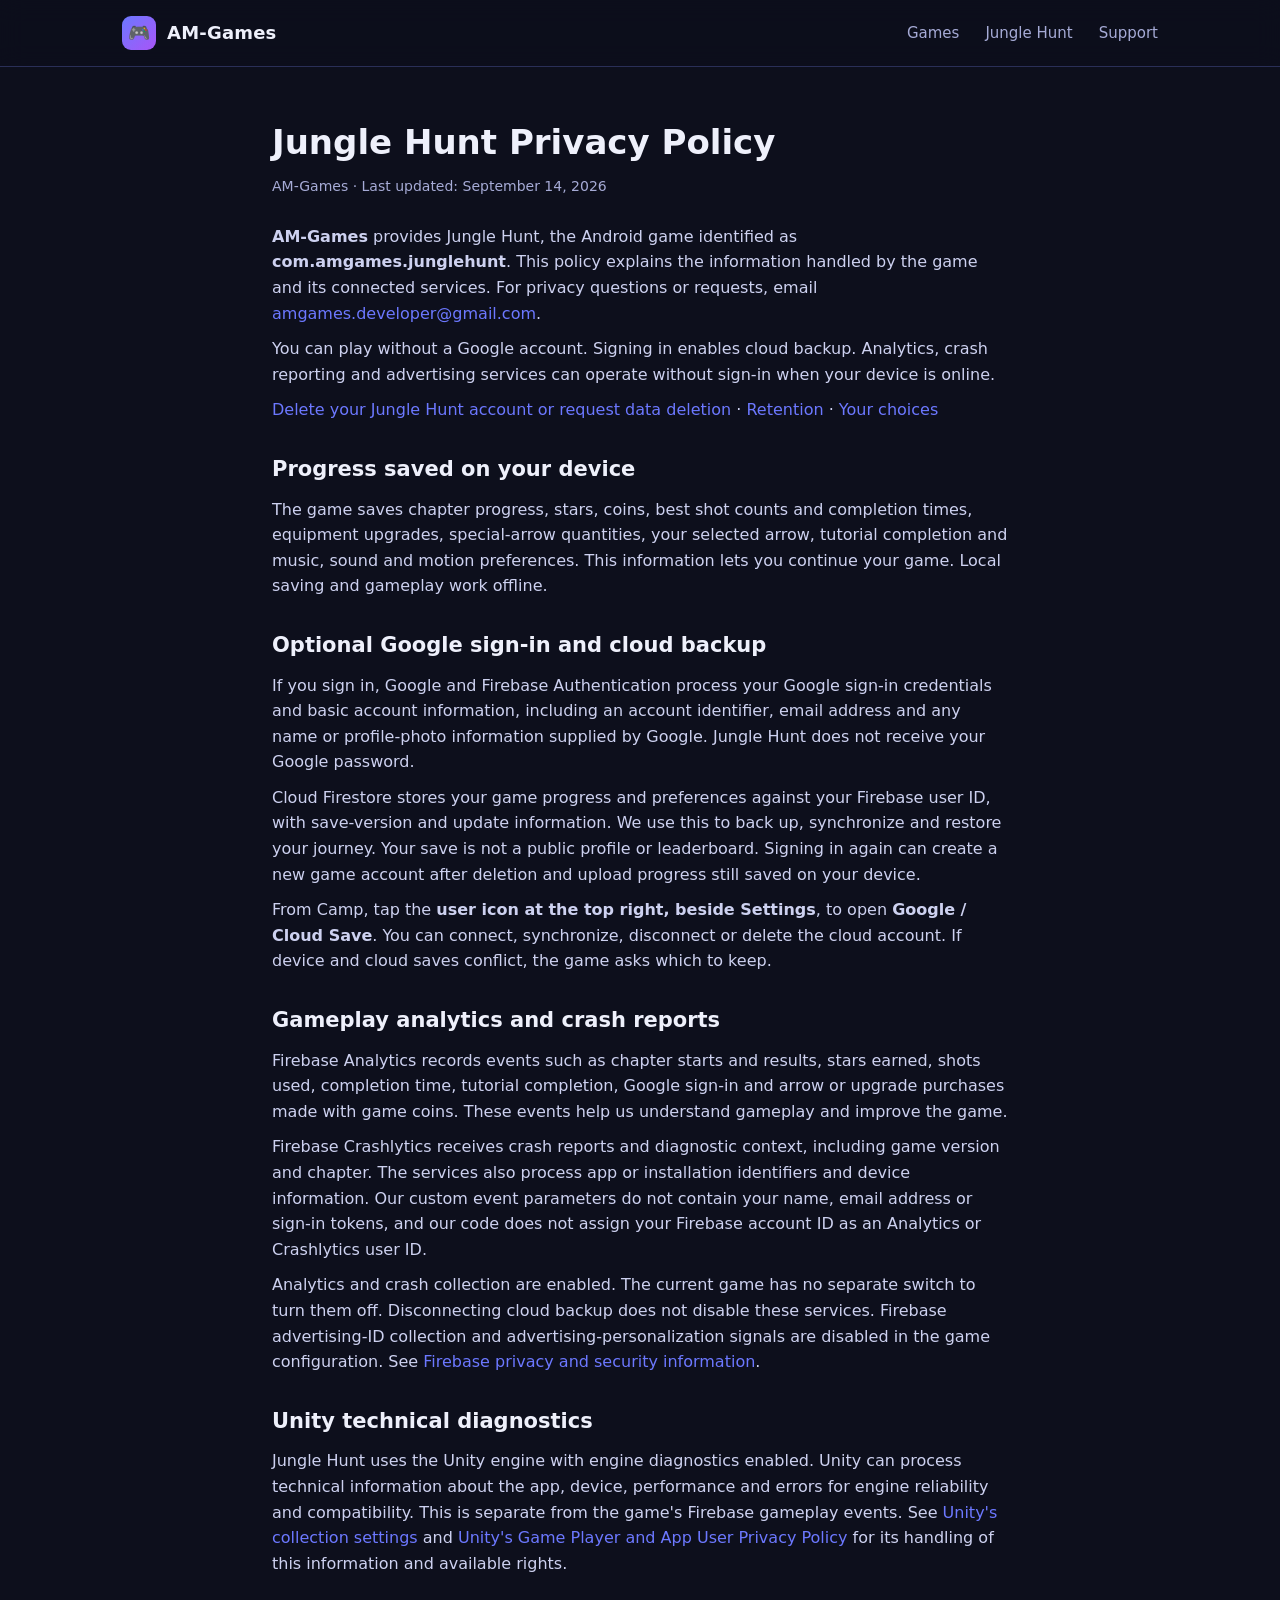
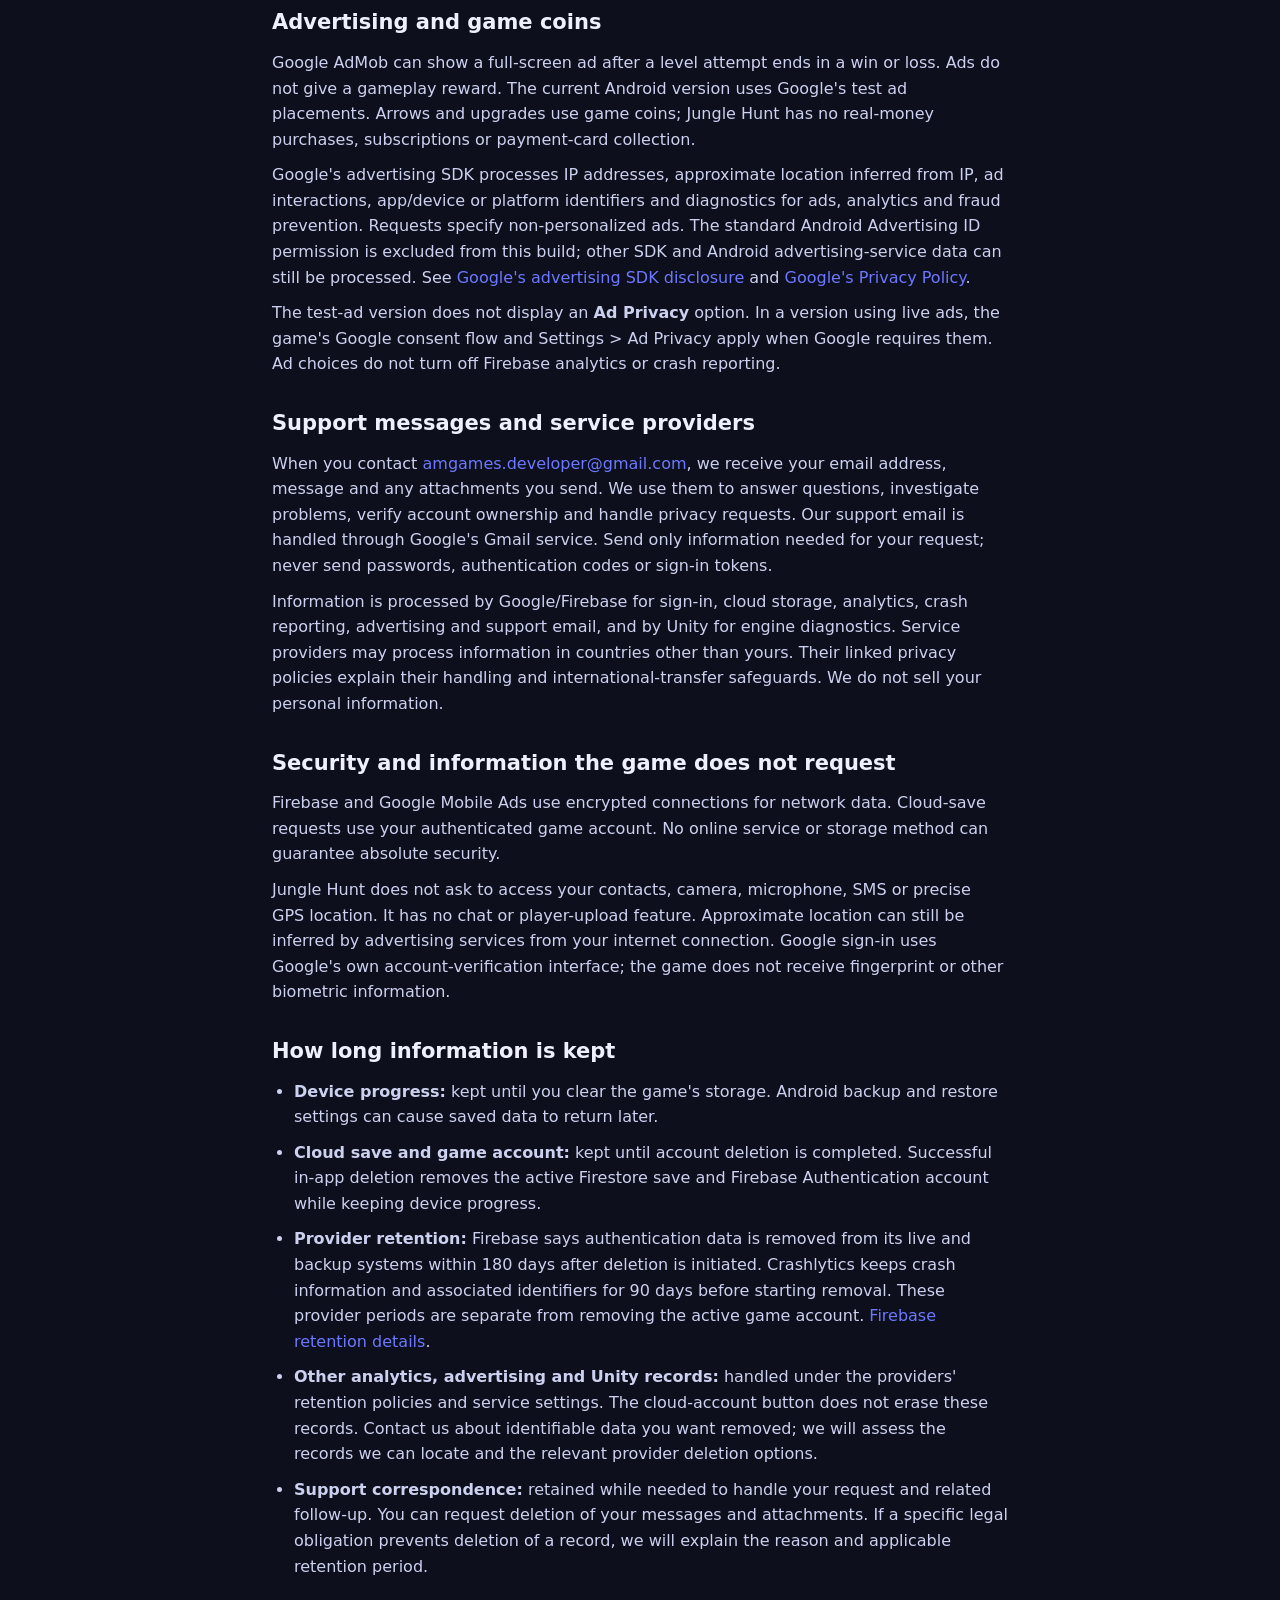
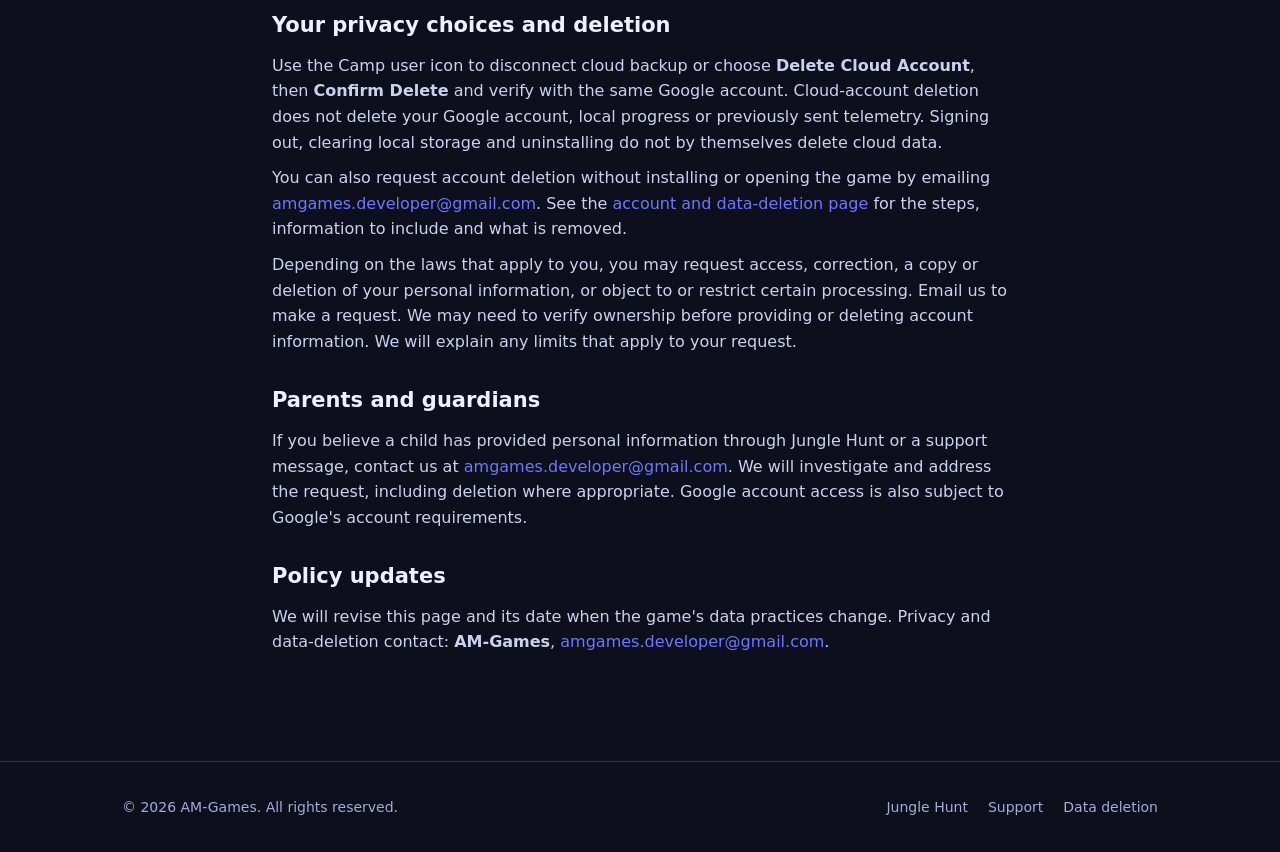
<file: privacy/jungle-hunt.html>
<!DOCTYPE html>
<html lang="en">
<head>
<meta charset="UTF-8" />
<meta name="viewport" content="width=device-width, initial-scale=1.0" />
<title>Privacy Policy — Jungle Hunt | AM-Games</title>
<meta name="description" content="Jungle Hunt privacy: local progress, optional Google sign-in and cloud saves, advertising, analytics, crash reports and your data choices. Contact AM-Games for help." />
<link rel="icon" type="image/png" href="/assets/img/jungle-hunt-icon.png" />
<link rel="stylesheet" href="/assets/css/style.css" />
</head>
<body>
<header class="nav"><div class="wrap"><a class="brand" href="/" aria-label="AM-Games home"><span class="logo" aria-hidden="true">🎮</span><span class="long">AM-Games</span></a><nav aria-label="Main navigation"><a href="/#games">Games</a><a href="/games/jungle-hunt">Jungle Hunt</a><a href="/contact">Support</a></nav></div></header>
<main>
<section style="padding-top:48px"><div class="wrap prose legal-content">
<h1>Jungle Hunt Privacy Policy</h1>
<p class="updated">AM-Games · Last updated: September 14, 2026</p>
<p><strong>AM-Games</strong> provides Jungle Hunt, the Android game identified as <strong>com.amgames.junglehunt</strong>. This policy explains the information handled by the game and its connected services. For privacy questions or requests, email <a href="mailto:amgames.developer@gmail.com">amgames.developer@gmail.com</a>.</p>
<p>You can play without a Google account. Signing in enables cloud backup. Analytics, crash reporting and advertising services can operate without sign-in when your device is online.</p>
<p><a href="/jungle-hunt-data-deletion">Delete your Jungle Hunt account or request data deletion</a> · <a href="#retention">Retention</a> · <a href="#choices">Your choices</a></p>

<h2 id="progress">Progress saved on your device</h2>
<p>The game saves chapter progress, stars, coins, best shot counts and completion times, equipment upgrades, special-arrow quantities, your selected arrow, tutorial completion and music, sound and motion preferences. This information lets you continue your game. Local saving and gameplay work offline.</p>

<h2 id="account">Optional Google sign-in and cloud backup</h2>
<p>If you sign in, Google and Firebase Authentication process your Google sign-in credentials and basic account information, including an account identifier, email address and any name or profile-photo information supplied by Google. Jungle Hunt does not receive your Google password.</p>
<p>Cloud Firestore stores your game progress and preferences against your Firebase user ID, with save-version and update information. We use this to back up, synchronize and restore your journey. Your save is not a public profile or leaderboard. Signing in again can create a new game account after deletion and upload progress still saved on your device.</p>
<p>From Camp, tap the <strong>user icon at the top right, beside Settings</strong>, to open <strong>Google / Cloud Save</strong>. You can connect, synchronize, disconnect or delete the cloud account. If device and cloud saves conflict, the game asks which to keep.</p>

<h2 id="analytics">Gameplay analytics and crash reports</h2>
<p>Firebase Analytics records events such as chapter starts and results, stars earned, shots used, completion time, tutorial completion, Google sign-in and arrow or upgrade purchases made with game coins. These events help us understand gameplay and improve the game.</p>
<p>Firebase Crashlytics receives crash reports and diagnostic context, including game version and chapter. The services also process app or installation identifiers and device information. Our custom event parameters do not contain your name, email address or sign-in tokens, and our code does not assign your Firebase account ID as an Analytics or Crashlytics user ID.</p>
<p>Analytics and crash collection are enabled. The current game has no separate switch to turn them off. Disconnecting cloud backup does not disable these services. Firebase advertising-ID collection and advertising-personalization signals are disabled in the game configuration. See <a href="https://firebase.google.com/support/privacy">Firebase privacy and security information</a>.</p>

<h2 id="unity">Unity technical diagnostics</h2>
<p>Jungle Hunt uses the Unity engine with engine diagnostics enabled. Unity can process technical information about the app, device, performance and errors for engine reliability and compatibility. This is separate from the game's Firebase gameplay events. See <a href="https://docs.unity.com/en-us/cloud/developer-data/collection-settings">Unity's collection settings</a> and <a href="https://unity.com/legal/game-player-and-app-user-privacy-policy">Unity's Game Player and App User Privacy Policy</a> for its handling of this information and available rights.</p>

<h2 id="advertising">Advertising and game coins</h2>
<p>Google AdMob can show a full-screen ad after a level attempt ends in a win or loss. Ads do not give a gameplay reward. The current Android version uses Google's test ad placements. Arrows and upgrades use game coins; Jungle Hunt has no real-money purchases, subscriptions or payment-card collection.</p>
<p>Google's advertising SDK processes IP addresses, approximate location inferred from IP, ad interactions, app/device or platform identifiers and diagnostics for ads, analytics and fraud prevention. Requests specify non-personalized ads. The standard Android Advertising ID permission is excluded from this build; other SDK and Android advertising-service data can still be processed. See <a href="https://developers.google.com/admob/android/privacy/play-data-disclosure">Google's advertising SDK disclosure</a> and <a href="https://policies.google.com/privacy">Google's Privacy Policy</a>.</p>
<p>The test-ad version does not display an <strong>Ad Privacy</strong> option. In a version using live ads, the game's Google consent flow and Settings &gt; Ad Privacy apply when Google requires them. Ad choices do not turn off Firebase analytics or crash reporting.</p>

<h2 id="support">Support messages and service providers</h2>
<p>When you contact <a href="mailto:amgames.developer@gmail.com">amgames.developer@gmail.com</a>, we receive your email address, message and any attachments you send. We use them to answer questions, investigate problems, verify account ownership and handle privacy requests. Our support email is handled through Google's Gmail service. Send only information needed for your request; never send passwords, authentication codes or sign-in tokens.</p>
<p>Information is processed by Google/Firebase for sign-in, cloud storage, analytics, crash reporting, advertising and support email, and by Unity for engine diagnostics. Service providers may process information in countries other than yours. Their linked privacy policies explain their handling and international-transfer safeguards. We do not sell your personal information.</p>

<h2 id="security">Security and information the game does not request</h2>
<p>Firebase and Google Mobile Ads use encrypted connections for network data. Cloud-save requests use your authenticated game account. No online service or storage method can guarantee absolute security.</p>
<p>Jungle Hunt does not ask to access your contacts, camera, microphone, SMS or precise GPS location. It has no chat or player-upload feature. Approximate location can still be inferred by advertising services from your internet connection. Google sign-in uses Google's own account-verification interface; the game does not receive fingerprint or other biometric information.</p>

<h2 id="retention">How long information is kept</h2>
<ul>
  <li><strong>Device progress:</strong> kept until you clear the game's storage. Android backup and restore settings can cause saved data to return later.</li>
  <li><strong>Cloud save and game account:</strong> kept until account deletion is completed. Successful in-app deletion removes the active Firestore save and Firebase Authentication account while keeping device progress.</li>
  <li><strong>Provider retention:</strong> Firebase says authentication data is removed from its live and backup systems within 180 days after deletion is initiated. Crashlytics keeps crash information and associated identifiers for 90 days before starting removal. These provider periods are separate from removing the active game account. <a href="https://firebase.google.com/support/privacy">Firebase retention details</a>.</li>
  <li><strong>Other analytics, advertising and Unity records:</strong> handled under the providers' retention policies and service settings. The cloud-account button does not erase these records. Contact us about identifiable data you want removed; we will assess the records we can locate and the relevant provider deletion options.</li>
  <li><strong>Support correspondence:</strong> retained while needed to handle your request and related follow-up. You can request deletion of your messages and attachments. If a specific legal obligation prevents deletion of a record, we will explain the reason and applicable retention period.</li>
</ul>

<h2 id="choices">Your privacy choices and deletion</h2>
<p>Use the Camp user icon to disconnect cloud backup or choose <strong>Delete Cloud Account</strong>, then <strong>Confirm Delete</strong> and verify with the same Google account. Cloud-account deletion does not delete your Google account, local progress or previously sent telemetry. Signing out, clearing local storage and uninstalling do not by themselves delete cloud data.</p>
<p>You can also request account deletion without installing or opening the game by emailing <a href="mailto:amgames.developer@gmail.com?subject=Jungle%20Hunt%20account%20and%20data%20deletion%20request">amgames.developer@gmail.com</a>. See the <a href="/jungle-hunt-data-deletion">account and data-deletion page</a> for the steps, information to include and what is removed.</p>
<p>Depending on the laws that apply to you, you may request access, correction, a copy or deletion of your personal information, or object to or restrict certain processing. Email us to make a request. We may need to verify ownership before providing or deleting account information. We will explain any limits that apply to your request.</p>

<h2 id="children">Parents and guardians</h2>
<p>If you believe a child has provided personal information through Jungle Hunt or a support message, contact us at <a href="mailto:amgames.developer@gmail.com">amgames.developer@gmail.com</a>. We will investigate and address the request, including deletion where appropriate. Google account access is also subject to Google's account requirements.</p>

<h2 id="updates">Policy updates</h2>
<p>We will revise this page and its date when the game's data practices change. Privacy and data-deletion contact: <strong>AM-Games</strong>, <a href="mailto:amgames.developer@gmail.com">amgames.developer@gmail.com</a>.</p>

</div></section>
</main>
<footer class="foot"><div class="wrap"><div>© <span id="yr"></span> AM-Games. All rights reserved.</div><div class="links"><a href="/games/jungle-hunt">Jungle Hunt</a><a href="/contact">Support</a><a href="/jungle-hunt-data-deletion">Data deletion</a></div></div></footer>
<script>document.getElementById('yr').textContent = new Date().getFullYear();</script>
</body>
</html>
</file>
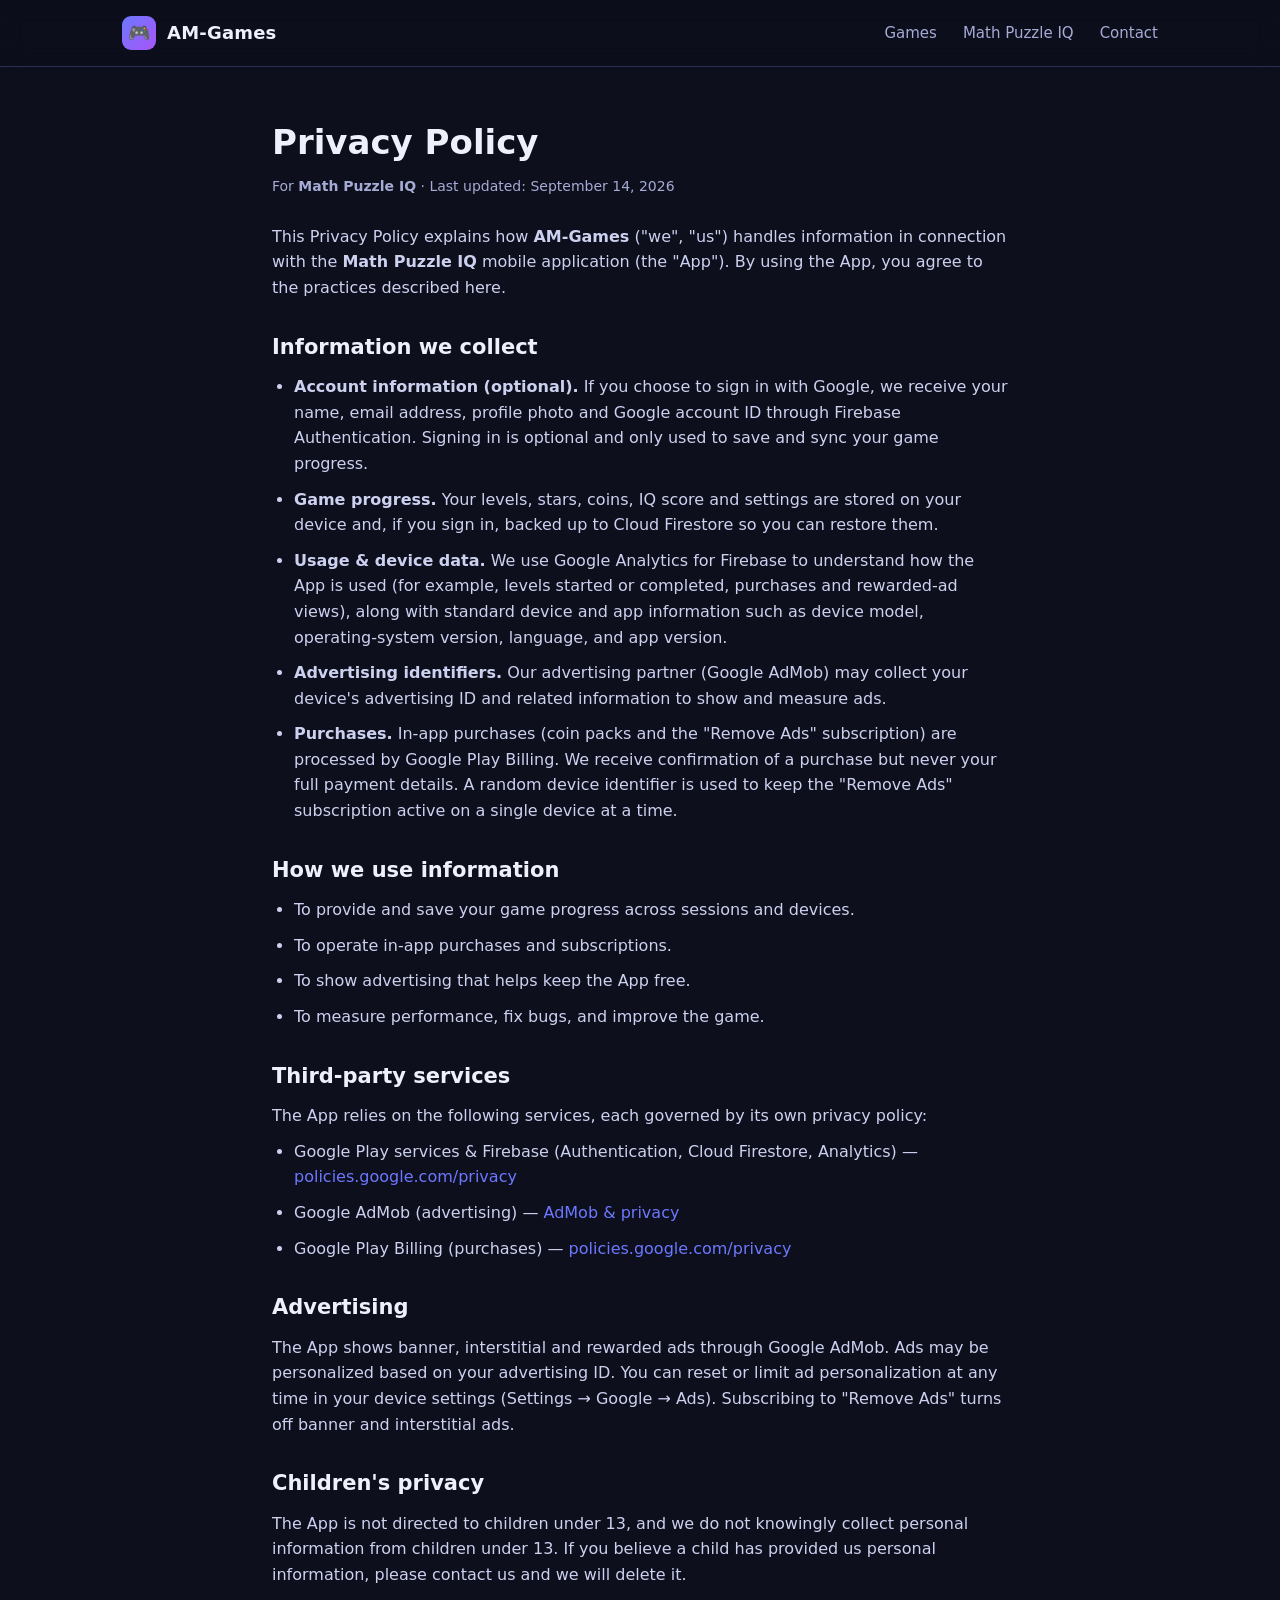
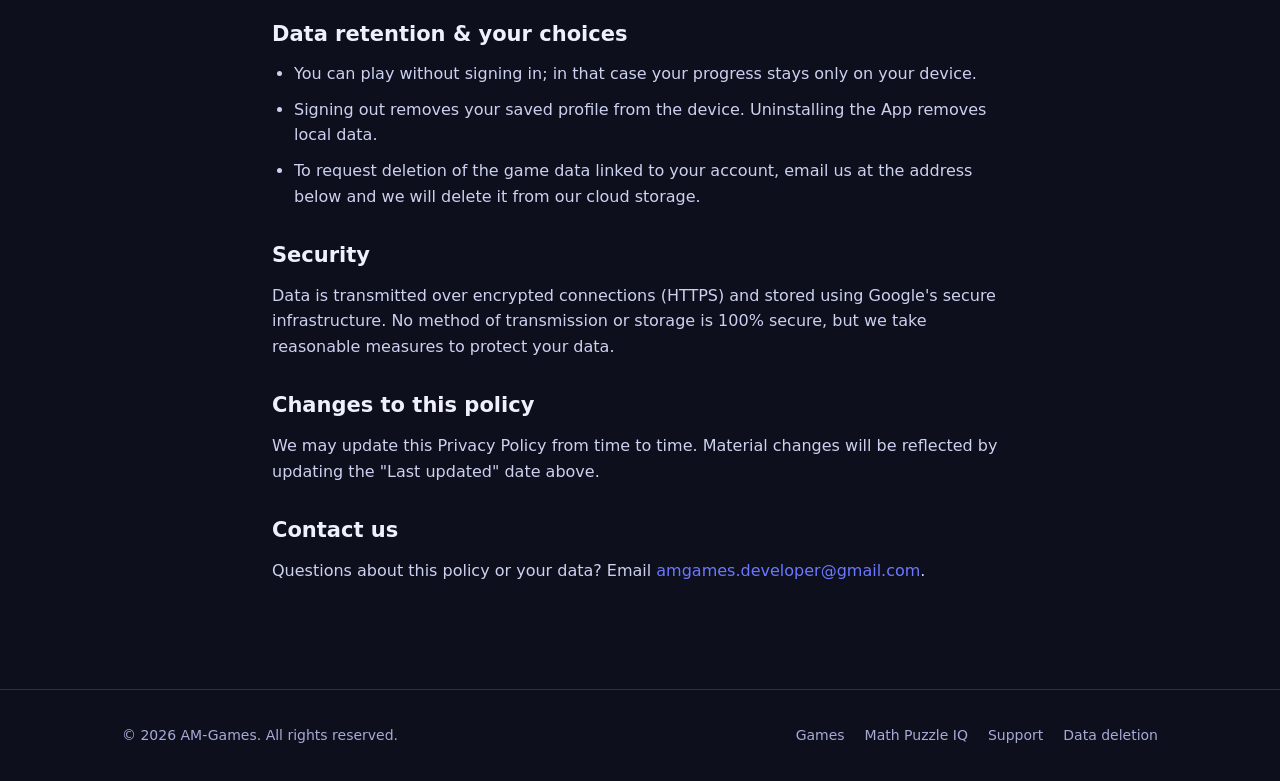
<file: privacy/math-puzzle-iq.html>
<!DOCTYPE html>
<html lang="en">
<head>
<meta charset="UTF-8" />
<meta name="viewport" content="width=device-width, initial-scale=1.0" />
<title>Privacy Policy — Math Puzzle IQ</title>
<meta name="description" content="Privacy Policy for the Math Puzzle IQ mobile game by AM-Games." />
<link rel="icon" type="image/png" href="/assets/img/math-puzzle-iq-icon.png" />
<link rel="stylesheet" href="/assets/css/style.css" />
</head>
<body>

<header class="nav">
  <div class="wrap">
    <a class="brand" href="/"><span class="logo">🎮</span><span class="long">AM-Games</span></a>
    <nav>
      <a href="/#games">Games</a>
      <a href="/games/math-puzzle-iq">Math Puzzle IQ</a>
      <a href="/contact">Contact</a>
    </nav>
  </div>
</header>

<section style="padding-top:48px">
  <div class="wrap prose">
    <h1>Privacy Policy</h1>
    <p class="updated">For <strong>Math Puzzle IQ</strong> · Last updated: September 14, 2026</p>

    <p>This Privacy Policy explains how <strong>AM-Games</strong> ("we", "us") handles
      information in connection with the <strong>Math Puzzle IQ</strong> mobile application
      (the "App"). By using the App, you agree to the practices described here.</p>

    <h2>Information we collect</h2>
    <ul>
      <li><strong>Account information (optional).</strong> If you choose to sign in with Google,
        we receive your name, email address, profile photo and Google account ID through Firebase
        Authentication. Signing in is optional and only used to save and sync your game progress.</li>
      <li><strong>Game progress.</strong> Your levels, stars, coins, IQ score and settings are stored
        on your device and, if you sign in, backed up to Cloud Firestore so you can restore them.</li>
      <li><strong>Usage &amp; device data.</strong> We use Google Analytics for Firebase to understand
        how the App is used (for example, levels started or completed, purchases and rewarded-ad views),
        along with standard device and app information such as device model, operating-system version,
        language, and app version.</li>
      <li><strong>Advertising identifiers.</strong> Our advertising partner (Google AdMob) may collect
        your device's advertising ID and related information to show and measure ads.</li>
      <li><strong>Purchases.</strong> In-app purchases (coin packs and the "Remove Ads" subscription)
        are processed by Google Play Billing. We receive confirmation of a purchase but never your full
        payment details. A random device identifier is used to keep the "Remove Ads" subscription active
        on a single device at a time.</li>
    </ul>

    <h2>How we use information</h2>
    <ul>
      <li>To provide and save your game progress across sessions and devices.</li>
      <li>To operate in-app purchases and subscriptions.</li>
      <li>To show advertising that helps keep the App free.</li>
      <li>To measure performance, fix bugs, and improve the game.</li>
    </ul>

    <h2>Third-party services</h2>
    <p>The App relies on the following services, each governed by its own privacy policy:</p>
    <ul>
      <li>Google Play services &amp; Firebase (Authentication, Cloud Firestore, Analytics) —
        <a href="https://policies.google.com/privacy" target="_blank" rel="noopener">policies.google.com/privacy</a></li>
      <li>Google AdMob (advertising) —
        <a href="https://support.google.com/admob/answer/6128543" target="_blank" rel="noopener">AdMob &amp; privacy</a></li>
      <li>Google Play Billing (purchases) —
        <a href="https://policies.google.com/privacy" target="_blank" rel="noopener">policies.google.com/privacy</a></li>
    </ul>

    <h2>Advertising</h2>
    <p>The App shows banner, interstitial and rewarded ads through Google AdMob. Ads may be personalized
      based on your advertising ID. You can reset or limit ad personalization at any time in your device
      settings (Settings → Google → Ads). Subscribing to "Remove Ads" turns off banner and interstitial ads.</p>

    <h2>Children's privacy</h2>
    <p>The App is not directed to children under 13, and we do not knowingly collect personal information
      from children under 13. If you believe a child has provided us personal information, please contact
      us and we will delete it.</p>

    <h2>Data retention &amp; your choices</h2>
    <ul>
      <li>You can play without signing in; in that case your progress stays only on your device.</li>
      <li>Signing out removes your saved profile from the device. Uninstalling the App removes local data.</li>
      <li>To request deletion of the game data linked to your account, email us at the address below and we
        will delete it from our cloud storage.</li>
    </ul>

    <h2>Security</h2>
    <p>Data is transmitted over encrypted connections (HTTPS) and stored using Google's secure infrastructure.
      No method of transmission or storage is 100% secure, but we take reasonable measures to protect your data.</p>

    <h2>Changes to this policy</h2>
    <p>We may update this Privacy Policy from time to time. Material changes will be reflected by updating the
      "Last updated" date above.</p>

    <h2>Contact us</h2>
    <p>Questions about this policy or your data? Email
      <a href="mailto:amgames.developer@gmail.com">amgames.developer@gmail.com</a>.</p>
  </div>
</section>

<footer class="foot">
  <div class="wrap">
    <div>© <span id="yr"></span> AM-Games. All rights reserved.</div>
    <div class="links">
      <a href="/#games">Games</a>
      <a href="/games/math-puzzle-iq">Math Puzzle IQ</a>
      <a href="/contact">Support</a>
      <a href="/data-deletion">Data deletion</a>
    </div>
  </div>
</footer>

<script>document.getElementById('yr').textContent = new Date().getFullYear();</script>
</body>
</html>
</file>
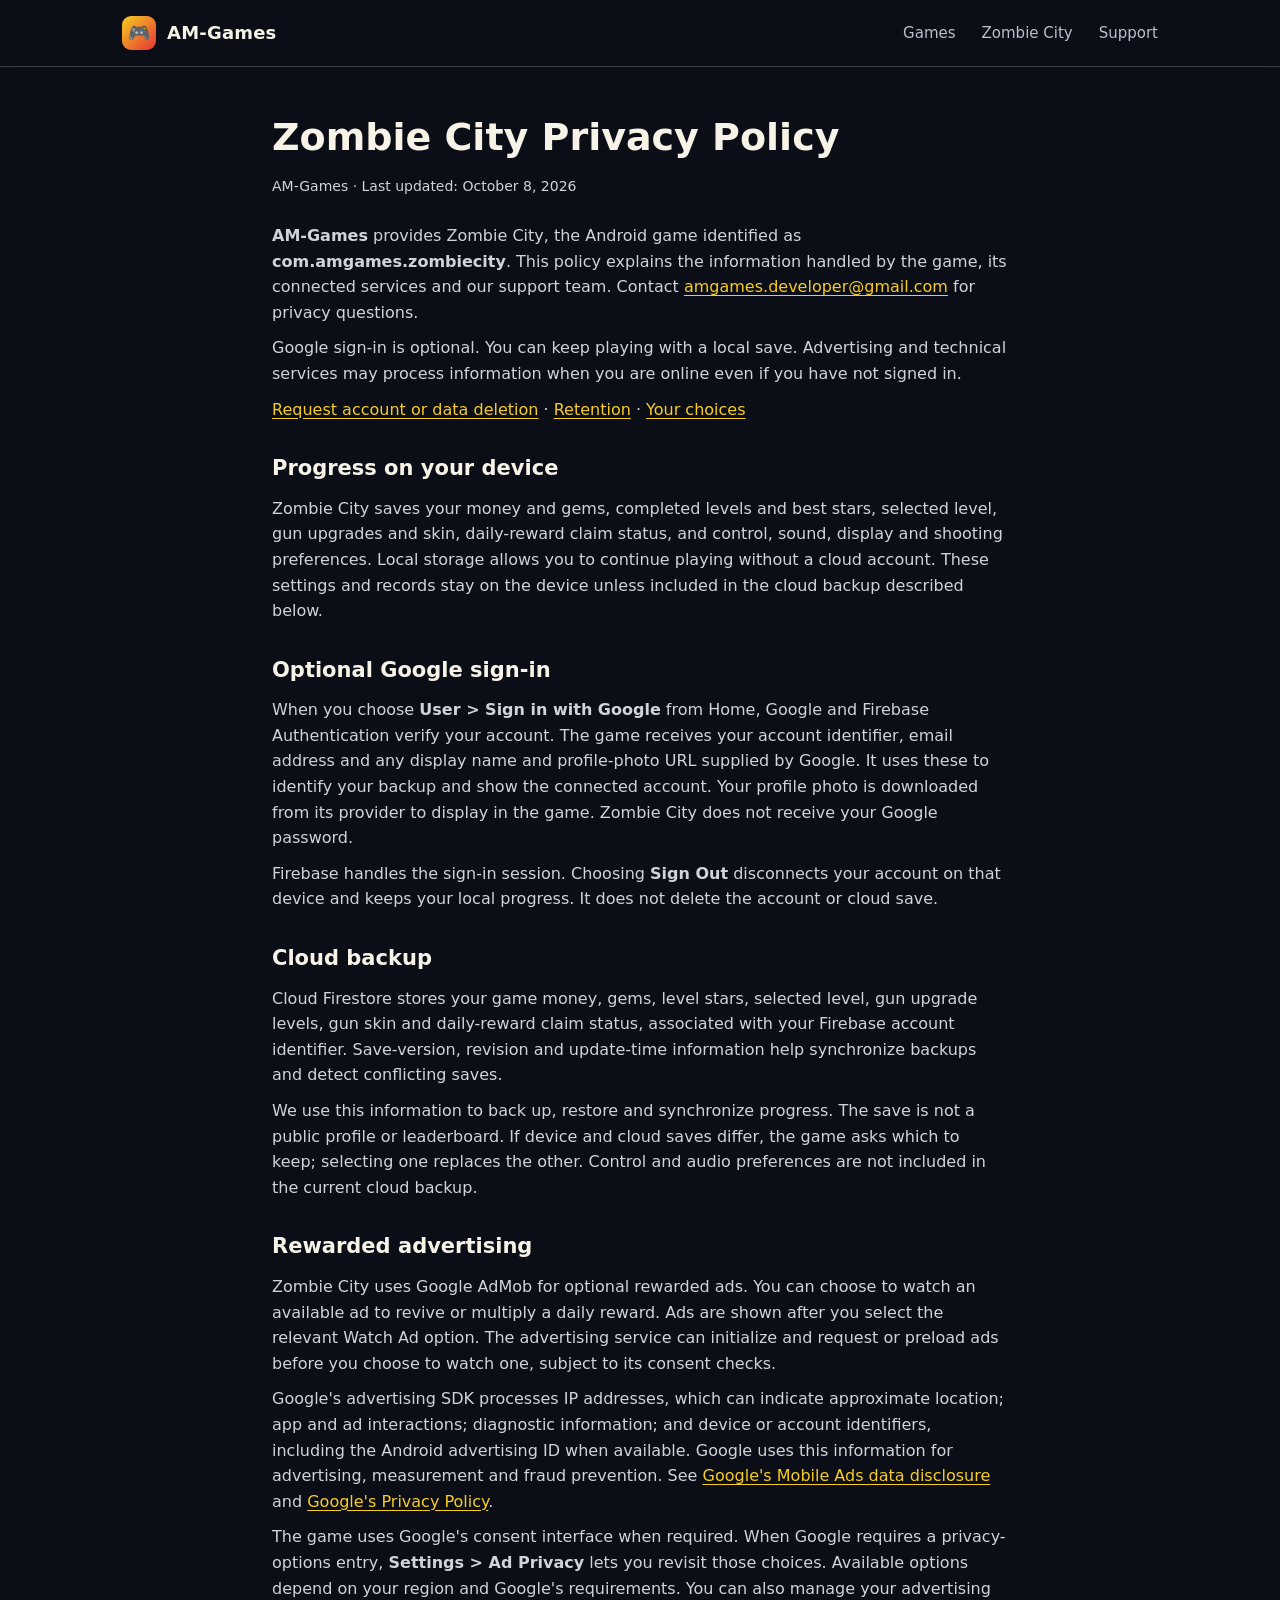
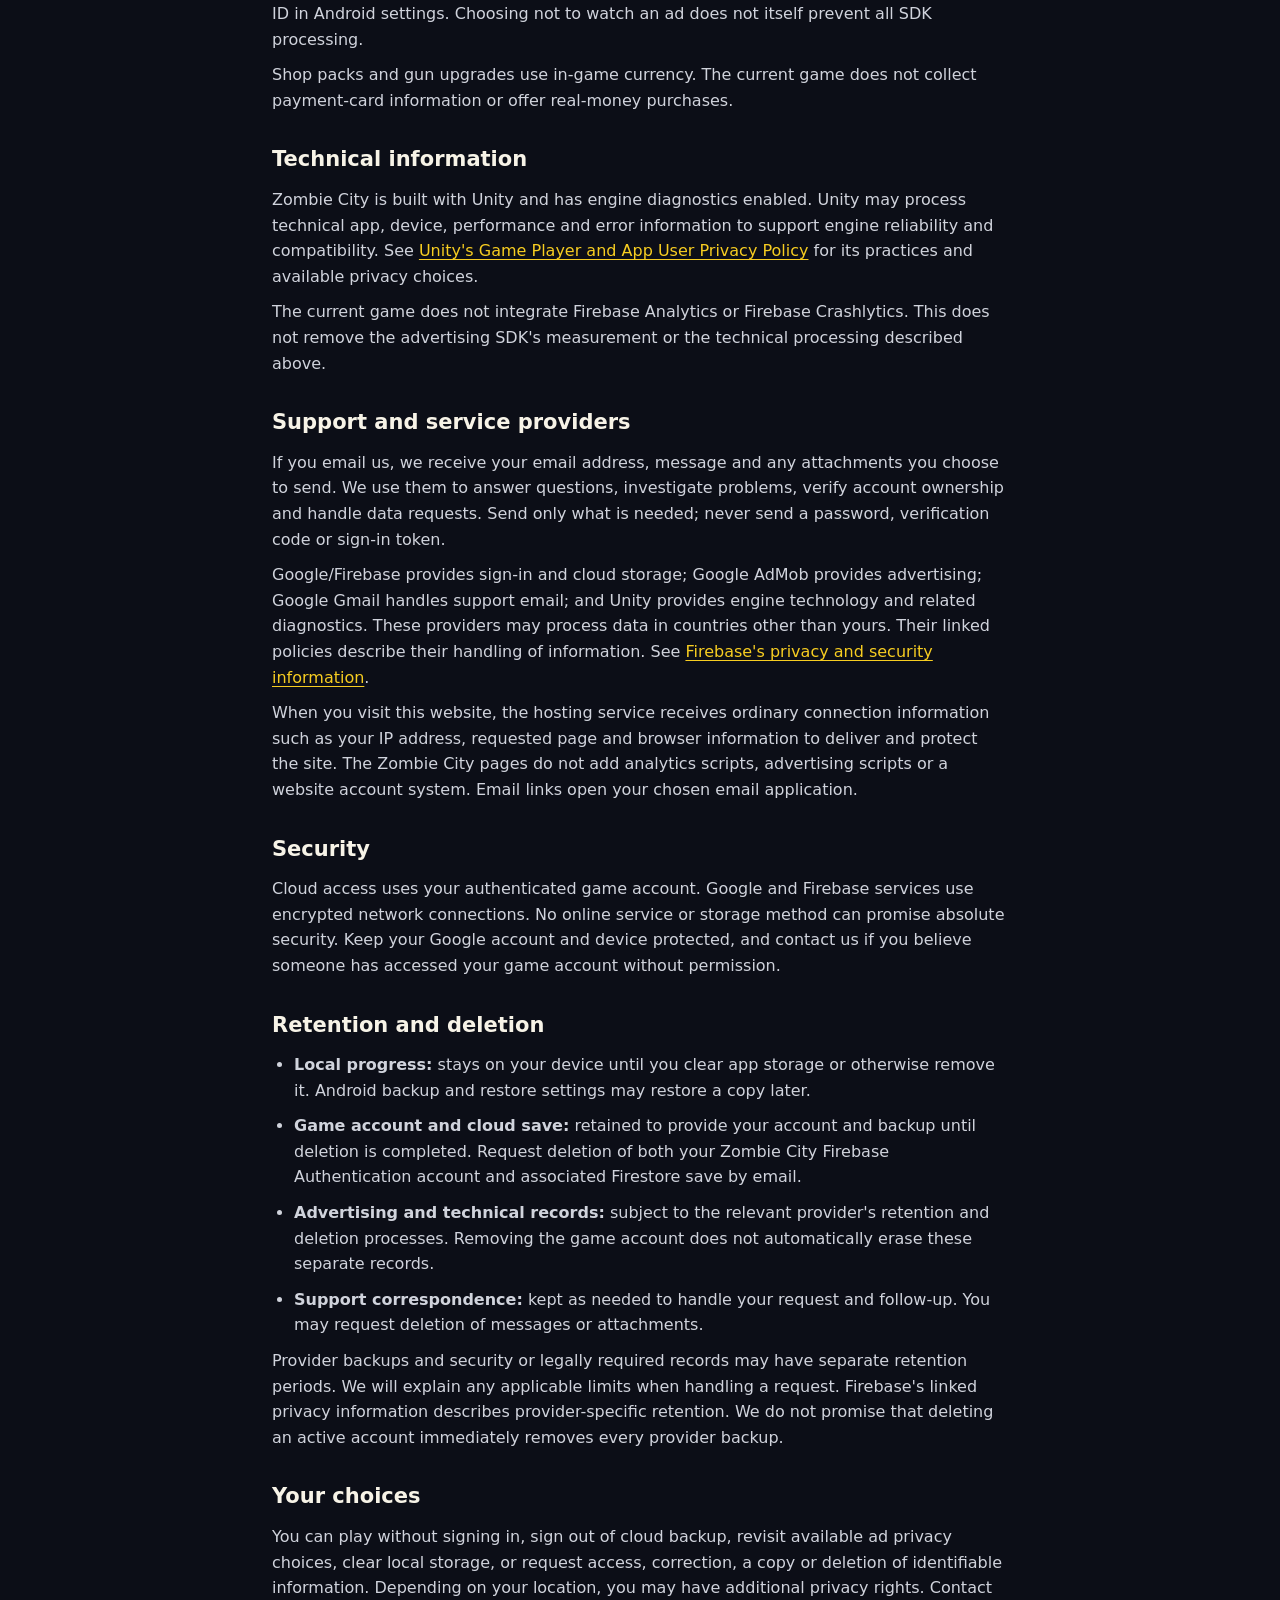
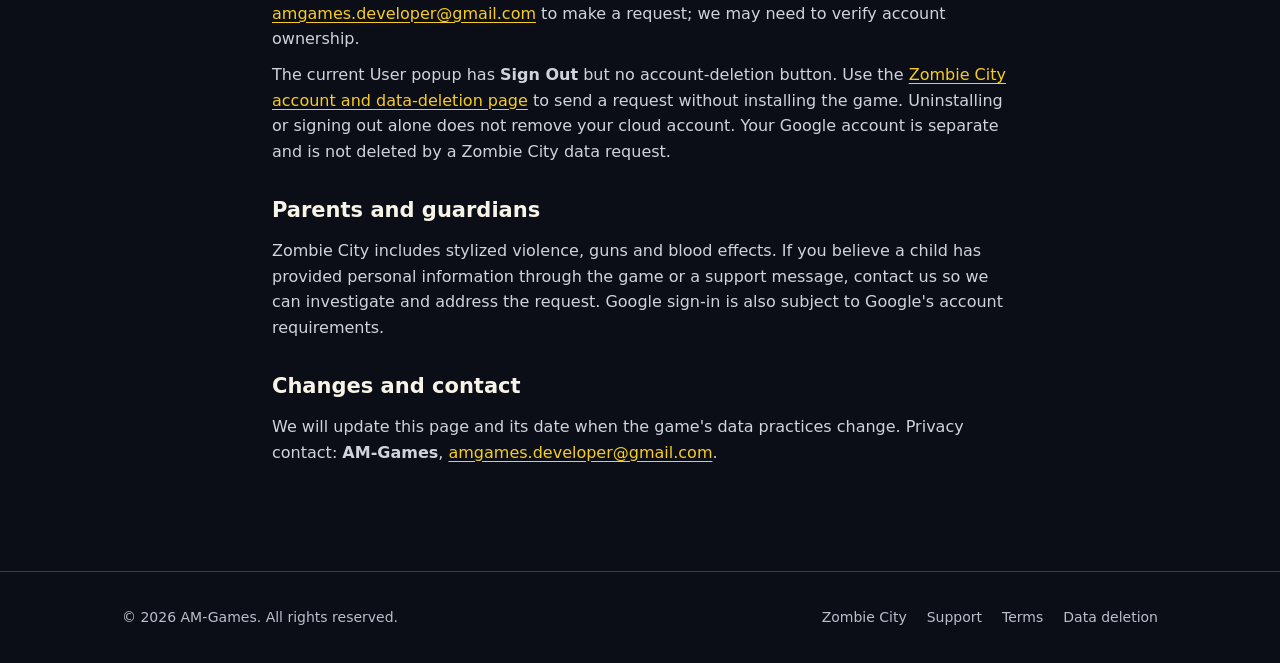
<file: privacy/zombie-city.html>
<!DOCTYPE html>
<html lang="en">
<head>
<meta charset="UTF-8" />
<meta name="viewport" content="width=device-width, initial-scale=1.0" />
<title>Zombie City Privacy Policy | AM-Games</title>
<meta name="description" content="How Zombie City handles local progress, Google sign-in, cloud saves, rewarded ads and support requests. Learn about your privacy and deletion choices." />
<link rel="icon" type="image/png" href="/assets/img/zombie-city-icon.png" />
<link rel="stylesheet" href="/assets/css/style.css" />
<link rel="stylesheet" href="/assets/css/zombie-city.css" />
</head>
<body class="zombie-page">
<a class="skip-link" href="#main">Skip to content</a>
<header class="nav"><div class="wrap"><a class="brand" href="/" aria-label="AM-Games home"><span class="logo" aria-hidden="true">🎮</span><span class="long">AM-Games</span></a><nav aria-label="Main navigation"><a href="/#games">Games</a><a href="/games/zombie-city">Zombie City</a><a href="/support/zombie-city">Support</a></nav></div></header>
<main id="main"><section class="city-legal"><div class="wrap prose">
<h1>Zombie City Privacy Policy</h1>
<p class="updated">AM-Games · Last updated: October 8, 2026</p>
<p><strong>AM-Games</strong> provides Zombie City, the Android game identified as <strong>com.amgames.zombiecity</strong>. This policy explains the information handled by the game, its connected services and our support team. Contact <a href="mailto:amgames.developer@gmail.com">amgames.developer@gmail.com</a> for privacy questions.</p>
<p>Google sign-in is optional. You can keep playing with a local save. Advertising and technical services may process information when you are online even if you have not signed in.</p>
<p><a href="/zombie-city-data-deletion">Request account or data deletion</a> · <a href="#retention">Retention</a> · <a href="#choices">Your choices</a></p>

<h2 id="device-progress">Progress on your device</h2>
<p>Zombie City saves your money and gems, completed levels and best stars, selected level, gun upgrades and skin, daily-reward claim status, and control, sound, display and shooting preferences. Local storage allows you to continue playing without a cloud account. These settings and records stay on the device unless included in the cloud backup described below.</p>

<h2 id="google-account">Optional Google sign-in</h2>
<p>When you choose <strong>User &gt; Sign in with Google</strong> from Home, Google and Firebase Authentication verify your account. The game receives your account identifier, email address and any display name and profile-photo URL supplied by Google. It uses these to identify your backup and show the connected account. Your profile photo is downloaded from its provider to display in the game. Zombie City does not receive your Google password.</p>
<p>Firebase handles the sign-in session. Choosing <strong>Sign Out</strong> disconnects your account on that device and keeps your local progress. It does not delete the account or cloud save.</p>

<h2 id="cloud-save">Cloud backup</h2>
<p>Cloud Firestore stores your game money, gems, level stars, selected level, gun upgrade levels, gun skin and daily-reward claim status, associated with your Firebase account identifier. Save-version, revision and update-time information help synchronize backups and detect conflicting saves.</p>
<p>We use this information to back up, restore and synchronize progress. The save is not a public profile or leaderboard. If device and cloud saves differ, the game asks which to keep; selecting one replaces the other. Control and audio preferences are not included in the current cloud backup.</p>

<h2 id="advertising">Rewarded advertising</h2>
<p>Zombie City uses Google AdMob for optional rewarded ads. You can choose to watch an available ad to revive or multiply a daily reward. Ads are shown after you select the relevant Watch Ad option. The advertising service can initialize and request or preload ads before you choose to watch one, subject to its consent checks.</p>
<p>Google's advertising SDK processes IP addresses, which can indicate approximate location; app and ad interactions; diagnostic information; and device or account identifiers, including the Android advertising ID when available. Google uses this information for advertising, measurement and fraud prevention. See <a href="https://developers.google.com/admob/unity/privacy/play-data-disclosure">Google's Mobile Ads data disclosure</a> and <a href="https://policies.google.com/privacy">Google's Privacy Policy</a>.</p>
<p>The game uses Google's consent interface when required. When Google requires a privacy-options entry, <strong>Settings &gt; Ad Privacy</strong> lets you revisit those choices. Available options depend on your region and Google's requirements. You can also manage your advertising ID in Android settings. Choosing not to watch an ad does not itself prevent all SDK processing.</p>
<p>Shop packs and gun upgrades use in-game currency. The current game does not collect payment-card information or offer real-money purchases.</p>

<h2 id="diagnostics">Technical information</h2>
<p>Zombie City is built with Unity and has engine diagnostics enabled. Unity may process technical app, device, performance and error information to support engine reliability and compatibility. See <a href="https://unity.com/legal/game-player-and-app-user-privacy-policy">Unity's Game Player and App User Privacy Policy</a> for its practices and available privacy choices.</p>
<p>The current game does not integrate Firebase Analytics or Firebase Crashlytics. This does not remove the advertising SDK's measurement or the technical processing described above.</p>

<h2 id="support">Support and service providers</h2>
<p>If you email us, we receive your email address, message and any attachments you choose to send. We use them to answer questions, investigate problems, verify account ownership and handle data requests. Send only what is needed; never send a password, verification code or sign-in token.</p>
<p>Google/Firebase provides sign-in and cloud storage; Google AdMob provides advertising; Google Gmail handles support email; and Unity provides engine technology and related diagnostics. These providers may process data in countries other than yours. Their linked policies describe their handling of information. See <a href="https://firebase.google.com/support/privacy">Firebase's privacy and security information</a>.</p>
<p>When you visit this website, the hosting service receives ordinary connection information such as your IP address, requested page and browser information to deliver and protect the site. The Zombie City pages do not add analytics scripts, advertising scripts or a website account system. Email links open your chosen email application.</p>

<h2 id="security">Security</h2>
<p>Cloud access uses your authenticated game account. Google and Firebase services use encrypted network connections. No online service or storage method can promise absolute security. Keep your Google account and device protected, and contact us if you believe someone has accessed your game account without permission.</p>

<h2 id="retention">Retention and deletion</h2>
<ul>
  <li><strong>Local progress:</strong> stays on your device until you clear app storage or otherwise remove it. Android backup and restore settings may restore a copy later.</li>
  <li><strong>Game account and cloud save:</strong> retained to provide your account and backup until deletion is completed. Request deletion of both your Zombie City Firebase Authentication account and associated Firestore save by email.</li>
  <li><strong>Advertising and technical records:</strong> subject to the relevant provider's retention and deletion processes. Removing the game account does not automatically erase these separate records.</li>
  <li><strong>Support correspondence:</strong> kept as needed to handle your request and follow-up. You may request deletion of messages or attachments.</li>
</ul>
<p>Provider backups and security or legally required records may have separate retention periods. We will explain any applicable limits when handling a request. Firebase's linked privacy information describes provider-specific retention. We do not promise that deleting an active account immediately removes every provider backup.</p>

<h2 id="choices">Your choices</h2>
<p>You can play without signing in, sign out of cloud backup, revisit available ad privacy choices, clear local storage, or request access, correction, a copy or deletion of identifiable information. Depending on your location, you may have additional privacy rights. Contact <a href="mailto:amgames.developer@gmail.com">amgames.developer@gmail.com</a> to make a request; we may need to verify account ownership.</p>
<p>The current User popup has <strong>Sign Out</strong> but no account-deletion button. Use the <a href="/zombie-city-data-deletion">Zombie City account and data-deletion page</a> to send a request without installing the game. Uninstalling or signing out alone does not remove your cloud account. Your Google account is separate and is not deleted by a Zombie City data request.</p>

<h2 id="families">Parents and guardians</h2>
<p>Zombie City includes stylized violence, guns and blood effects. If you believe a child has provided personal information through the game or a support message, contact us so we can investigate and address the request. Google sign-in is also subject to Google's account requirements.</p>

<h2 id="updates">Changes and contact</h2>
<p>We will update this page and its date when the game's data practices change. Privacy contact: <strong>AM-Games</strong>, <a href="mailto:amgames.developer@gmail.com">amgames.developer@gmail.com</a>.</p>
</div></section></main>
<footer class="foot"><div class="wrap"><div>© <span id="yr"></span> AM-Games. All rights reserved.</div><div class="links"><a href="/games/zombie-city">Zombie City</a><a href="/support/zombie-city">Support</a><a href="/terms/zombie-city">Terms</a><a href="/zombie-city-data-deletion">Data deletion</a></div></div></footer>
<script>document.getElementById('yr').textContent = new Date().getFullYear();</script>
</body>
</html>
</file>
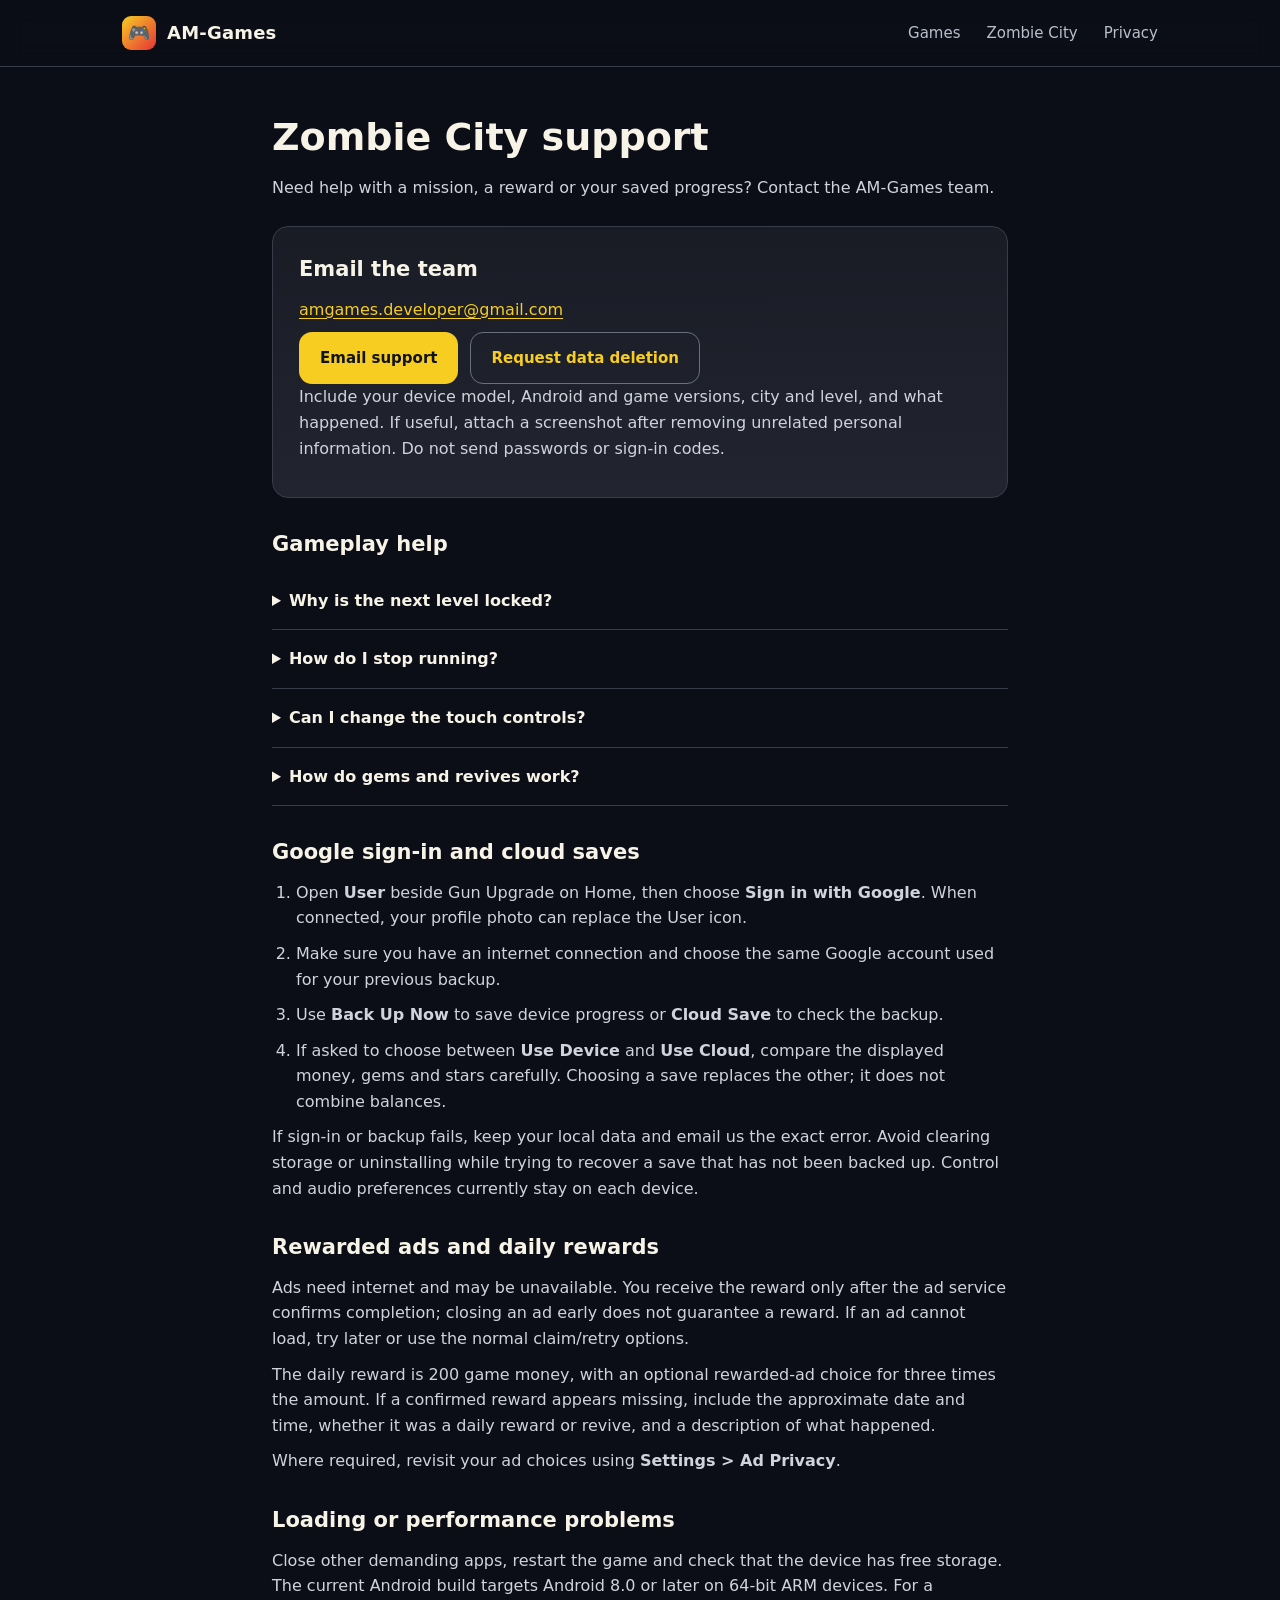
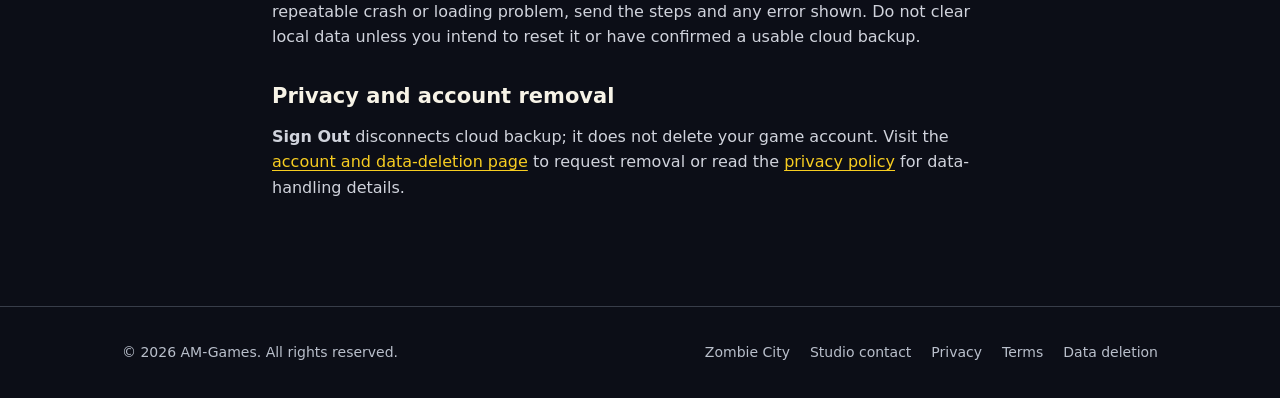
<file: support/zombie-city.html>
<!DOCTYPE html>
<html lang="en">
<head>
<meta charset="UTF-8" />
<meta name="viewport" content="width=device-width, initial-scale=1.0" />
<title>Zombie City Support &amp; Help | AM-Games</title>
<meta name="description" content="Get help with Zombie City controls, levels, gems, rewarded ads and Google cloud saves. Contact AM-Games or request account deletion." />
<link rel="icon" type="image/png" href="/assets/img/zombie-city-icon.png" />
<link rel="stylesheet" href="/assets/css/style.css" />
<link rel="stylesheet" href="/assets/css/zombie-city.css" />
</head>
<body class="zombie-page">
<a class="skip-link" href="#main">Skip to content</a>
<header class="nav"><div class="wrap"><a class="brand" href="/" aria-label="AM-Games home"><span class="logo" aria-hidden="true">🎮</span><span class="long">AM-Games</span></a><nav aria-label="Main navigation"><a href="/#games">Games</a><a href="/games/zombie-city">Zombie City</a><a href="/privacy/zombie-city">Privacy</a></nav></div></header>
<main id="main"><section class="city-legal"><div class="wrap prose">
<h1>Zombie City support</h1><p>Need help with a mission, a reward or your saved progress? Contact the AM-Games team.</p>
<div class="callout"><h2>Email the team</h2><p><a href="mailto:amgames.developer@gmail.com">amgames.developer@gmail.com</a></p><div class="btn-row"><a class="btn btn-play" href="mailto:amgames.developer@gmail.com?subject=Zombie%20City%20support&amp;body=Device%20model%3A%20%0AAndroid%20version%3A%20%0AGame%20version%3A%20%0ACity%20and%20level%3A%20%0AWhat%20happened%3A%20%0ASteps%20to%20repeat%3A%20">Email support</a><a class="btn btn-ghost" href="/zombie-city-data-deletion">Request data deletion</a></div><p>Include your device model, Android and game versions, city and level, and what happened. If useful, attach a screenshot after removing unrelated personal information. Do not send passwords or sign-in codes.</p></div>

<h2 id="gameplay">Gameplay help</h2><div class="city-faq"><details><summary>Why is the next level locked?</summary><p>Win the previous level to unlock it. Cedar Crossing contains levels 1–10; Nightfall District contains levels 11–20. A win requires clearing the zombies while keeping at least one human alive.</p></details><details><summary>How do I stop running?</summary><p>The Run button toggles running. Tap once to activate it, then tap again to stop.</p></details><details><summary>Can I change the touch controls?</summary><p>Open Settings &gt; Controls &gt; Customize to move and resize them. You can also adjust sensitivity, choose left-handed controls under Display, and review the shooting-assist options.</p></details><details><summary>How do gems and revives work?</summary><p>Buy gem packs in the Shop using earned game money. A gem revive costs 5 gems. The Hero Down screen also offers Watch Ad when a rewarded ad is available.</p></details></div>

<h2 id="cloud-save">Google sign-in and cloud saves</h2><ol><li>Open <strong>User</strong> beside Gun Upgrade on Home, then choose <strong>Sign in with Google</strong>. When connected, your profile photo can replace the User icon.</li><li>Make sure you have an internet connection and choose the same Google account used for your previous backup.</li><li>Use <strong>Back Up Now</strong> to save device progress or <strong>Cloud Save</strong> to check the backup.</li><li>If asked to choose between <strong>Use Device</strong> and <strong>Use Cloud</strong>, compare the displayed money, gems and stars carefully. Choosing a save replaces the other; it does not combine balances.</li></ol><p>If sign-in or backup fails, keep your local data and email us the exact error. Avoid clearing storage or uninstalling while trying to recover a save that has not been backed up. Control and audio preferences currently stay on each device.</p>

<h2 id="ads">Rewarded ads and daily rewards</h2><p>Ads need internet and may be unavailable. You receive the reward only after the ad service confirms completion; closing an ad early does not guarantee a reward. If an ad cannot load, try later or use the normal claim/retry options.</p><p>The daily reward is 200 game money, with an optional rewarded-ad choice for three times the amount. If a confirmed reward appears missing, include the approximate date and time, whether it was a daily reward or revive, and a description of what happened.</p><p>Where required, revisit your ad choices using <strong>Settings &gt; Ad Privacy</strong>.</p>

<h2 id="performance">Loading or performance problems</h2><p>Close other demanding apps, restart the game and check that the device has free storage. The current Android build targets Android 8.0 or later on 64-bit ARM devices. For a repeatable crash or loading problem, send the steps and any error shown. Do not clear local data unless you intend to reset it or have confirmed a usable cloud backup.</p>

<h2 id="privacy-help">Privacy and account removal</h2><p><strong>Sign Out</strong> disconnects cloud backup; it does not delete your game account. Visit the <a href="/zombie-city-data-deletion">account and data-deletion page</a> to request removal or read the <a href="/privacy/zombie-city">privacy policy</a> for data-handling details.</p>
</div></section></main>
<footer class="foot"><div class="wrap"><div>© <span id="yr"></span> AM-Games. All rights reserved.</div><div class="links"><a href="/games/zombie-city">Zombie City</a><a href="/contact">Studio contact</a><a href="/privacy/zombie-city">Privacy</a><a href="/terms/zombie-city">Terms</a><a href="/zombie-city-data-deletion">Data deletion</a></div></div></footer>
<script>document.getElementById('yr').textContent = new Date().getFullYear();</script>
</body>
</html>
</file>
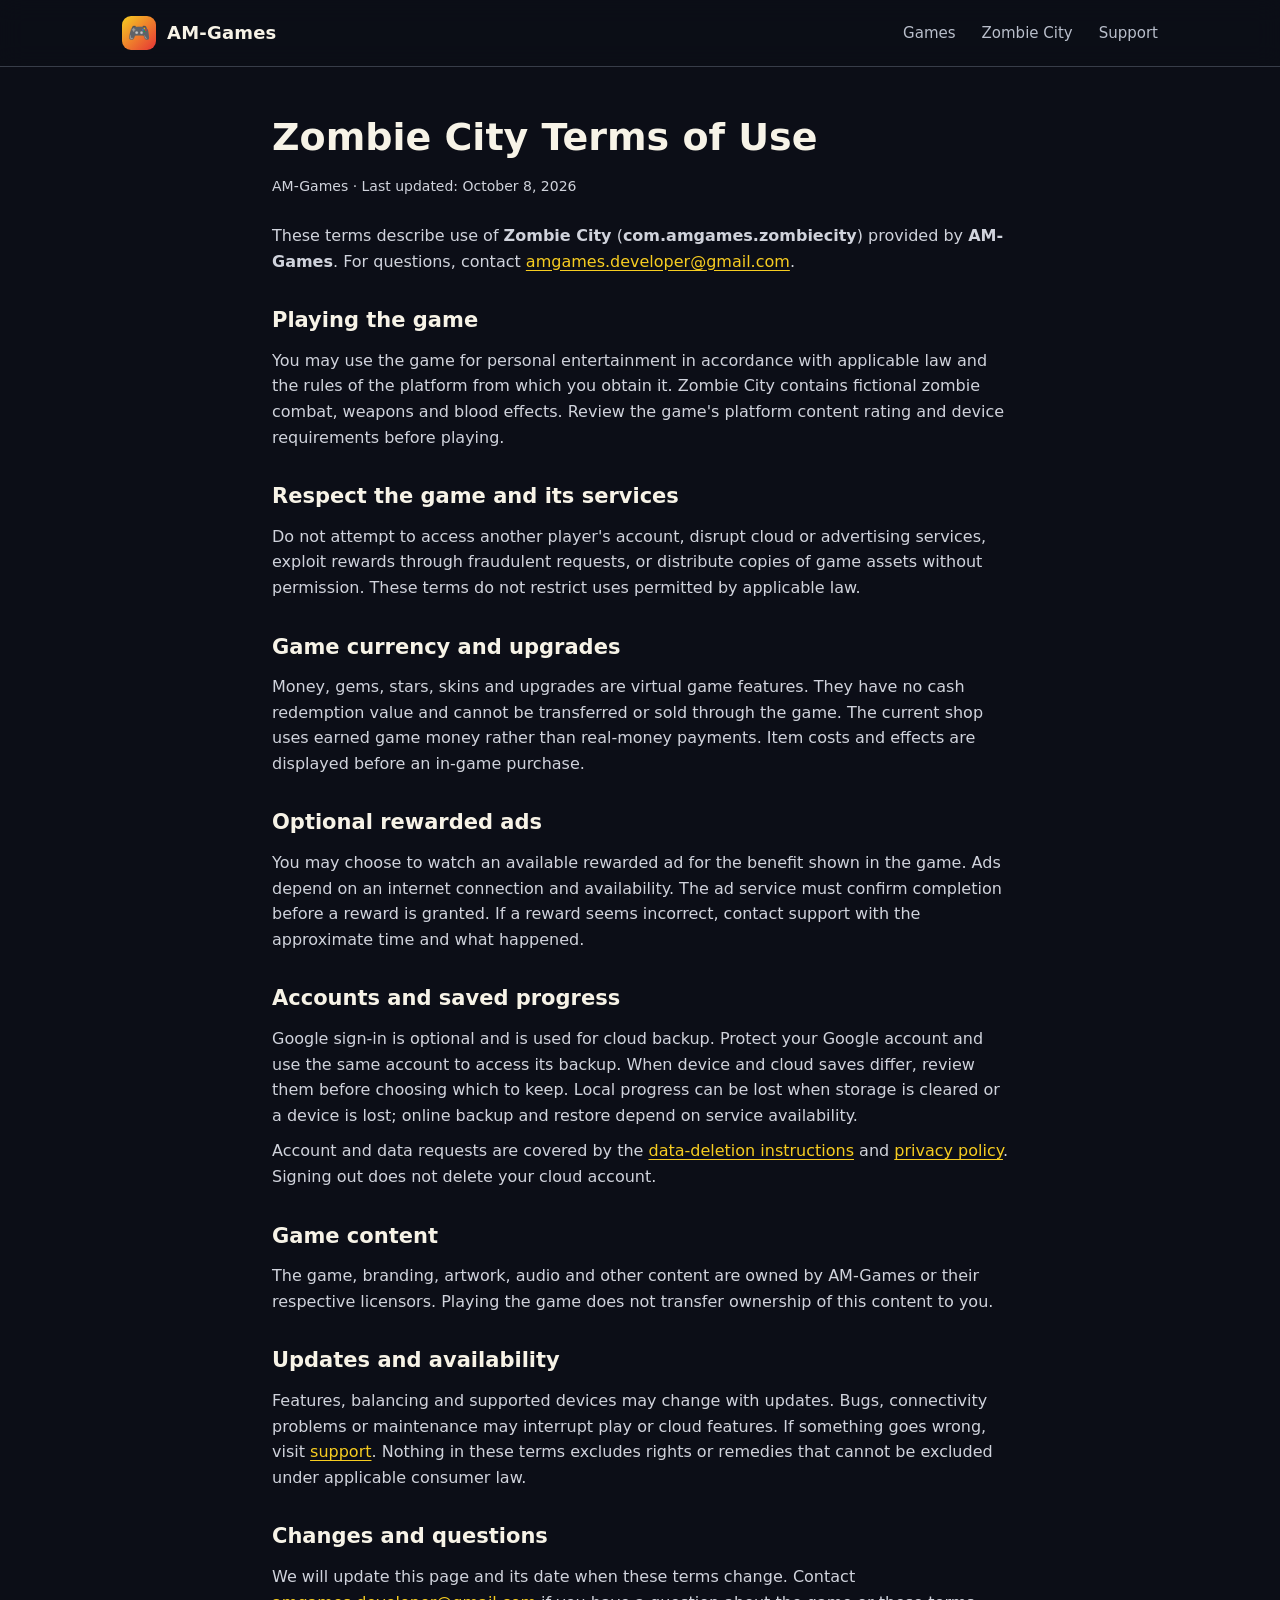
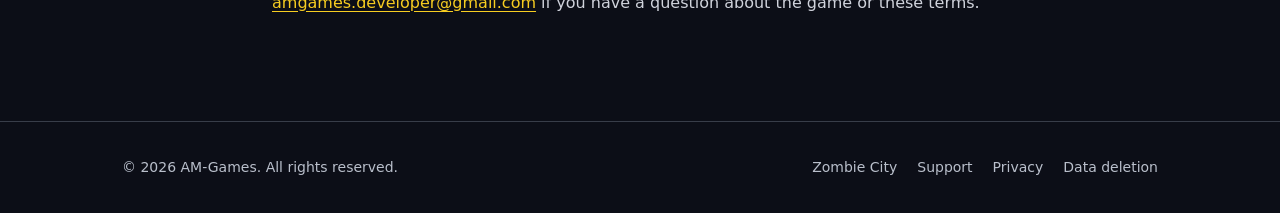
<file: terms/zombie-city.html>
<!DOCTYPE html>
<html lang="en">
<head>
<meta charset="UTF-8" />
<meta name="viewport" content="width=device-width, initial-scale=1.0" />
<title>Zombie City Terms of Use | AM-Games</title>
<meta name="description" content="Terms for playing Zombie City by AM-Games, including game currency, optional ads, Google cloud saves and support." />
<link rel="icon" type="image/png" href="/assets/img/zombie-city-icon.png" />
<link rel="stylesheet" href="/assets/css/style.css" />
<link rel="stylesheet" href="/assets/css/zombie-city.css" />
</head>
<body class="zombie-page">
<a class="skip-link" href="#main">Skip to content</a>
<header class="nav"><div class="wrap"><a class="brand" href="/" aria-label="AM-Games home"><span class="logo" aria-hidden="true">🎮</span><span class="long">AM-Games</span></a><nav aria-label="Main navigation"><a href="/#games">Games</a><a href="/games/zombie-city">Zombie City</a><a href="/support/zombie-city">Support</a></nav></div></header>
<main id="main"><section class="city-legal"><div class="wrap prose">
<h1>Zombie City Terms of Use</h1><p class="updated">AM-Games · Last updated: October 8, 2026</p>
<p>These terms describe use of <strong>Zombie City</strong> (<strong>com.amgames.zombiecity</strong>) provided by <strong>AM-Games</strong>. For questions, contact <a href="mailto:amgames.developer@gmail.com">amgames.developer@gmail.com</a>.</p>
<h2 id="playing">Playing the game</h2><p>You may use the game for personal entertainment in accordance with applicable law and the rules of the platform from which you obtain it. Zombie City contains fictional zombie combat, weapons and blood effects. Review the game's platform content rating and device requirements before playing.</p>
<h2 id="fair-use">Respect the game and its services</h2><p>Do not attempt to access another player's account, disrupt cloud or advertising services, exploit rewards through fraudulent requests, or distribute copies of game assets without permission. These terms do not restrict uses permitted by applicable law.</p>
<h2 id="currency">Game currency and upgrades</h2><p>Money, gems, stars, skins and upgrades are virtual game features. They have no cash redemption value and cannot be transferred or sold through the game. The current shop uses earned game money rather than real-money payments. Item costs and effects are displayed before an in-game purchase.</p>
<h2 id="rewarded-ads">Optional rewarded ads</h2><p>You may choose to watch an available rewarded ad for the benefit shown in the game. Ads depend on an internet connection and availability. The ad service must confirm completion before a reward is granted. If a reward seems incorrect, contact support with the approximate time and what happened.</p>
<h2 id="accounts">Accounts and saved progress</h2><p>Google sign-in is optional and is used for cloud backup. Protect your Google account and use the same account to access its backup. When device and cloud saves differ, review them before choosing which to keep. Local progress can be lost when storage is cleared or a device is lost; online backup and restore depend on service availability.</p><p>Account and data requests are covered by the <a href="/zombie-city-data-deletion">data-deletion instructions</a> and <a href="/privacy/zombie-city">privacy policy</a>. Signing out does not delete your cloud account.</p>
<h2 id="ownership">Game content</h2><p>The game, branding, artwork, audio and other content are owned by AM-Games or their respective licensors. Playing the game does not transfer ownership of this content to you.</p>
<h2 id="availability">Updates and availability</h2><p>Features, balancing and supported devices may change with updates. Bugs, connectivity problems or maintenance may interrupt play or cloud features. If something goes wrong, visit <a href="/support/zombie-city">support</a>. Nothing in these terms excludes rights or remedies that cannot be excluded under applicable consumer law.</p>
<h2 id="changes">Changes and questions</h2><p>We will update this page and its date when these terms change. Contact <a href="mailto:amgames.developer@gmail.com">amgames.developer@gmail.com</a> if you have a question about the game or these terms.</p>
</div></section></main>
<footer class="foot"><div class="wrap"><div>© <span id="yr"></span> AM-Games. All rights reserved.</div><div class="links"><a href="/games/zombie-city">Zombie City</a><a href="/support/zombie-city">Support</a><a href="/privacy/zombie-city">Privacy</a><a href="/zombie-city-data-deletion">Data deletion</a></div></div></footer>
<script>document.getElementById('yr').textContent = new Date().getFullYear();</script>
</body>
</html>
</file>
<file: assets/css/style.css>
/* AM-Games — shared styles. Self-contained, no external fonts/CDNs. */
:root {
  --bg: #0d0f1c;
  --bg-2: #141733;
  --card: #191d3a;
  --card-2: #1f2447;
  --line: #2a2f57;
  --text: #eef0fb;
  --muted: #a6abd6;
  --brand: #6c78ff;
  --brand-2: #a855f7;
  --gold: #ffb020;
  --radius: 18px;
  --max: 1080px;
}

* { box-sizing: border-box; margin: 0; padding: 0; }
html { scroll-behavior: smooth; }
body {
  font-family: system-ui, -apple-system, "Segoe UI", Roboto, Helvetica, Arial, sans-serif;
  background: var(--bg);
  color: var(--text);
  line-height: 1.6;
  -webkit-font-smoothing: antialiased;
}
a { color: inherit; text-decoration: none; }
img { max-width: 100%; display: block; }
.wrap { max-width: var(--max); margin: 0 auto; padding: 0 22px; }

/* ---- Nav ---- */
header.nav {
  position: sticky; top: 0; z-index: 50;
  backdrop-filter: blur(12px);
  background: rgba(13, 15, 28, 0.72);
  border-bottom: 1px solid var(--line);
}
.nav .wrap { display: flex; align-items: center; justify-content: space-between; height: 66px; }
.brand { display: flex; align-items: center; gap: 11px; font-weight: 800; font-size: 18px; letter-spacing: .2px; }
.brand .logo {
  width: 34px; height: 34px; border-radius: 9px;
  background: linear-gradient(135deg, var(--brand), var(--brand-2));
  display: grid; place-items: center; font-size: 18px;
}
.nav nav { display: flex; gap: 26px; font-size: 15px; }
.nav nav a { color: var(--muted); transition: color .15s; }
.nav nav a:hover { color: var(--text); }
@media (max-width: 620px) { .nav nav { gap: 16px; font-size: 14px; } .brand span.long { display: none; } }

/* ---- Buttons ---- */
.btn {
  display: inline-flex; align-items: center; gap: 10px;
  padding: 13px 20px; border-radius: 13px; font-weight: 700; font-size: 15px;
  border: 1px solid transparent; cursor: pointer; transition: transform .12s, box-shadow .2s;
}
.btn:hover { transform: translateY(-2px); }
.btn-play { background: #fff; color: #111; box-shadow: 0 8px 26px rgba(108,120,255,.25); }
.btn-ghost { background: transparent; border-color: var(--line); color: var(--text); }
.btn-ghost:hover { border-color: var(--brand); }
.btn svg { flex: none; }

/* ---- Hero ---- */
.hero { position: relative; overflow: hidden; padding: 78px 0 64px; }
.hero::before {
  content: ""; position: absolute; inset: 0;
  background:
    radial-gradient(60% 55% at 80% 0%, rgba(168,85,247,.28), transparent 60%),
    radial-gradient(55% 60% at 10% 20%, rgba(108,120,255,.30), transparent 60%);
  pointer-events: none;
}
.hero .wrap { position: relative; }
.eyebrow { color: var(--brand); font-weight: 700; letter-spacing: .12em; text-transform: uppercase; font-size: 13px; }
h1.title { font-size: clamp(34px, 6vw, 62px); line-height: 1.05; font-weight: 900; margin: 14px 0 16px; letter-spacing: -.5px; }
.title .grad { background: linear-gradient(120deg, var(--brand), var(--brand-2) 60%, var(--gold)); -webkit-background-clip: text; background-clip: text; color: transparent; }
.lead { color: var(--muted); font-size: clamp(16px, 2.2vw, 20px); max-width: 640px; }
.hero .cta { display: flex; gap: 14px; margin-top: 30px; flex-wrap: wrap; }

/* ---- Section ---- */
section { padding: 56px 0; }
.section-head { margin-bottom: 30px; }
.section-head h2 { font-size: clamp(26px, 4vw, 38px); font-weight: 800; letter-spacing: -.3px; }
.section-head p { color: var(--muted); margin-top: 8px; }

/* ---- Games grid ---- */
.grid { display: grid; grid-template-columns: repeat(auto-fit, minmax(min(100%, 300px), 1fr)); gap: 22px; }
.game-card {
  background: linear-gradient(180deg, var(--card), var(--card-2));
  border: 1px solid var(--line); border-radius: var(--radius);
  padding: 20px; display: flex; gap: 16px; align-items: center;
  transition: transform .15s, border-color .15s, box-shadow .2s;
}
.game-card:hover { transform: translateY(-4px); border-color: var(--brand); box-shadow: 0 14px 40px rgba(0,0,0,.4); }
.game-card img.icon { width: 74px; height: 74px; border-radius: 17px; flex: none; box-shadow: 0 6px 16px rgba(0,0,0,.35); }
.game-card .info { min-width: 0; }
.game-card h3 { font-size: 19px; font-weight: 800; }
.game-card p { color: var(--muted); font-size: 14px; margin-top: 2px; }
.game-card .tags { margin-top: 8px; display: flex; gap: 6px; flex-wrap: wrap; }
.tag { font-size: 12px; color: var(--brand); background: rgba(108,120,255,.12); border: 1px solid rgba(108,120,255,.28); padding: 2px 9px; border-radius: 20px; }

/* ---- Game detail ---- */
.game-hero { display: grid; grid-template-columns: 132px 1fr; gap: 24px; align-items: center; }
.game-hero img.big-icon { width: 132px; height: 132px; border-radius: 28px; box-shadow: 0 12px 34px rgba(0,0,0,.5); }
.game-hero h1 { font-size: clamp(30px, 5vw, 46px); font-weight: 900; letter-spacing: -.5px; }
.game-hero .sub { color: var(--muted); font-size: 18px; margin-top: 4px; }
.feature-img { border-radius: var(--radius); border: 1px solid var(--line); margin: 34px 0; }
@media (max-width: 560px) { .game-hero { grid-template-columns: 96px 1fr; gap: 16px; } .game-hero img.big-icon { width: 96px; height: 96px; border-radius: 22px; } }

.features { display: grid; grid-template-columns: repeat(auto-fill, minmax(240px, 1fr)); gap: 16px; margin-top: 12px; }
.feature { background: var(--card); border: 1px solid var(--line); border-radius: 14px; padding: 18px; }
.feature .emoji { font-size: 24px; }
.feature h4 { margin: 8px 0 4px; font-size: 16px; }
.feature p { color: var(--muted); font-size: 14px; }

/* ---- Legal / prose ---- */
.prose { max-width: 780px; }
.prose h1 { font-size: 34px; font-weight: 900; margin-bottom: 6px; }
.prose .updated { color: var(--muted); font-size: 14px; margin-bottom: 26px; }
.prose h2 { font-size: 21px; margin: 30px 0 10px; }
.prose p, .prose li { color: #cdd1f0; margin-bottom: 10px; }
.prose ul { padding-left: 22px; }
.prose a { color: var(--brand); }

/* ---- Callout (contact / data-deletion email box) ---- */
.callout {
  background: linear-gradient(180deg, var(--card), var(--card-2));
  border: 1px solid var(--line); border-radius: 16px;
  padding: 26px; margin: 26px 0;
}
.callout .label { color: var(--muted); font-size: 14px; }
.callout .email { font-size: clamp(20px, 4vw, 26px); font-weight: 800; margin: 4px 0 18px; word-break: break-all; }
.callout .btn-row { display: flex; gap: 12px; flex-wrap: wrap; }
.callout .btn-play { color: #111; }

/* ---- Footer ---- */
footer.foot { border-top: 1px solid var(--line); padding: 34px 0; margin-top: 40px; color: var(--muted); font-size: 14px; }
footer.foot .wrap { display: flex; justify-content: space-between; gap: 16px; flex-wrap: wrap; }
footer.foot a { color: var(--muted); }
footer.foot a:hover { color: var(--text); }
footer.foot .links { display: flex; gap: 20px; flex-wrap: wrap; }

/* Legal page reading and anchors */
.prose ol { padding-left: 24px; }
.prose [id] { scroll-margin-top: 90px; }
.prose a { overflow-wrap: anywhere; }
.prose .callout h2 { margin-top: 0; }
</file>
<file: assets/css/zombie-city.css>
/* Zombie City extends the studio's existing page and card components. */
.zombie-page { --bg:#0c0e17; --bg-2:#151822; --card:#191c25; --card-2:#222530; --line:#383d49; --text:#f7f3e7; --muted:#b9bfcb; --brand:#f7cd21; --brand-2:#e63336; --gold:#f7cd21; }
.zombie-page header.nav { background:#0c0e17ed; }
.zombie-page .hero { padding-bottom:28px; }
.zombie-page .hero::before { background:radial-gradient(70% 65% at 95% 0%,#df343318,transparent 75%); }
.zombie-page .btn-play { background:var(--gold); color:#11131b; box-shadow:none; }
.zombie-page .btn-ghost { border-color:#687080; }
.zombie-page .feature h3 { margin-bottom:8px; font-size:19px; }
.zombie-page .feature p { font-size:15px; }
.zombie-page .features { grid-template-columns:repeat(auto-fit,minmax(min(100%,250px),1fr)); }
.zombie-page :is(a,summary):focus-visible { outline:3px solid var(--gold); outline-offset:5px; }
.zombie-page section[id], .zombie-page [id] { scroll-margin-top:86px; }
.zombie-page .skip-link { position:fixed; left:16px; top:-100px; z-index:100; padding:12px 16px; background:var(--gold); color:#111; border-radius:8px; }
.zombie-page .skip-link:focus { top:12px; }
.zombie-page .feature-img { width:100%; height:auto; }
.city-stats { display:grid; grid-template-columns:repeat(4,minmax(0,1fr)); gap:16px; padding:18px 0; border-block:1px solid var(--line); }
.city-stats div { display:flex; flex-direction:column-reverse; text-align:center; }
.city-stats dd { color:var(--gold); font-size:36px; font-weight:800; }
.city-stats dt { color:var(--muted); font-size:14px; }
.city-links { display:flex; gap:12px 24px; flex-wrap:wrap; margin-top:20px; color:var(--brand); }
.city-links a { padding-block:6px; }
.city-intro { max-width:820px; color:var(--muted); font-size:18px; margin-bottom:28px; }
.city-band { background:var(--bg-2); border-block:1px solid var(--line); }
.city-kicker { display:block; margin-bottom:10px; color:var(--gold); font-size:13px; font-weight:700; text-transform:uppercase; letter-spacing:.06em; }
.city-gallery { display:grid; grid-template-columns:repeat(2,minmax(0,1fr)); gap:24px; }
.city-gallery figure { border:1px solid var(--line); border-radius:14px; overflow:hidden; background:var(--card); }
.city-gallery img { width:100%; height:auto; }
.city-gallery a { display:block; }
.city-gallery figcaption { padding:14px 18px; color:var(--muted); font-size:14px; }
.city-steps { display:grid; grid-template-columns:repeat(2,minmax(0,1fr)); gap:24px 44px; padding-left:24px; }
.city-steps li { padding-left:5px; }
.city-steps li::marker { color:var(--gold); font-weight:800; }
.city-steps h3 { margin-bottom:6px; }
.city-steps p, .city-note { color:var(--muted); }
.city-note { margin-top:24px; }
.city-note a { color:var(--brand); text-decoration:underline; text-underline-offset:3px; }
.city-details { display:grid; grid-template-columns:repeat(2,minmax(0,1fr)); gap:40px; }
.city-facts div { display:grid; grid-template-columns:100px 1fr; gap:16px; padding:13px 0; border-bottom:1px solid var(--line); }
.city-facts dt { color:var(--muted); }
.city-facts dd { overflow-wrap:anywhere; }
.city-faq details { padding:16px 0; border-bottom:1px solid var(--line); }
.city-faq summary { cursor:pointer; font-weight:700; }
.city-faq details p { margin-top:12px; color:var(--muted); }
.city-support .callout { margin:0; }
.city-support .btn-row { margin-top:20px; }
.zombie-page .prose p, .zombie-page .prose li { color:#d0d3dc; }
.zombie-page .prose h1 { font-size:clamp(28px,5vw,38px); line-height:1.2; margin-bottom:14px; }
.zombie-page .prose a { text-decoration:underline; text-underline-offset:3px; }
.zombie-page .prose .btn { text-decoration:none; }
.zombie-page .prose .btn-play { color:#11131b; }
.city-legal { padding-top:48px; }
@media (max-width:720px) { .city-details { grid-template-columns:1fr; } .city-gallery { gap:16px; } }
@media (max-width:540px) { .zombie-page .hero { padding-top:36px; } .zombie-page .game-hero { grid-template-columns:1fr; } .zombie-page .game-hero .big-icon { width:104px; height:104px; } .city-stats { grid-template-columns:repeat(2,minmax(0,1fr)); } .city-gallery,.city-steps { grid-template-columns:1fr; } .zombie-page .callout { padding:20px; } .city-legal { padding-top:32px; } }
@media (prefers-reduced-motion:reduce) { html { scroll-behavior:auto; } .zombie-page .btn { transition:none; } .zombie-page .btn:hover { transform:none; } }
</file>
<file: assets/css/jungle-hunt.css>
/* Jungle Hunt content, using the studio site's existing components. */
.jungle-page { --bg: #07191f; --bg-2: #10282e; --card: #142e34; --card-2: #17383c; --line: #2b484b; --text: #f2f0de; --muted: #adc3c4; --brand: #8ed9b1; --brand-2: #6eb5d6; --gold: #e9bd75; }
.jungle-page .hero::before { background: radial-gradient(60% 70% at 85% 10%, #153e6040, transparent 70%), radial-gradient(60% 70% at 10% 20%, #34896430, transparent 70%); }
.jungle-page .hero { padding-bottom: 20px; }
.jungle-page header.nav { background: #07191feb; }
.jungle-page .btn-play { background: var(--gold); box-shadow: none; }
.jungle-page .btn-ghost { border-color: #688d8f; }
.jungle-page .section-head .eyebrow { color: var(--brand); margin-bottom: 6px; }
.jungle-page .feature h3 { font-size: 18px; margin-bottom: 8px; }
.jungle-page .feature p { font-size: 15px; }
.jungle-page :is(a, summary):focus-visible { outline: 3px solid var(--gold); outline-offset: 5px; border-radius: 5px; }
.jungle-page section[id] { scroll-margin-top: 84px; }
.jungle-page .skip-link { position: fixed; top: -100px; left: 16px; z-index: 100; background: var(--gold); color: #07191f; padding: 12px 18px; border-radius: 8px; }
.jungle-page .skip-link:focus { top: 12px; }
.jungle-key-art .feature-img { width: 100%; height: auto; }
.jungle-stats { display: grid; grid-template-columns: repeat(4, 1fr); padding: 14px 0; border-block: 1px solid var(--line); gap: 16px; }
.jungle-stats div { display: flex; flex-direction: column-reverse; text-align: center; }
.jungle-stats dd { color: var(--gold); font-size: 36px; font-weight: 800; }
.jungle-stats dt { font-size: 14px; color: var(--muted); }
.jungle-intro { color: var(--muted); max-width: 840px; font-size: 18px; margin-bottom: 30px; }
.jungle-band { background: #0d2429; border-block: 1px solid var(--line); }
.jungle-arrows { display: grid; grid-template-columns: repeat(2, minmax(0, 1fr)); gap: 18px; }
.jungle-arrows .feature { border-top: 3px solid var(--arrow); }
.arrow-classic { --arrow: #8bdc91; } .arrow-ice { --arrow: #89d9f5; } .arrow-red { --arrow: #ff9c9e; } .arrow-fire { --arrow: #ffbc77; }
.jungle-kicker { color: var(--arrow); font-size: 12px; font-weight: 700; display: block; margin-bottom: 10px; letter-spacing: .04em; text-transform: uppercase; }
.jungle-note { color: var(--muted); margin-top: 24px; max-width: 840px; }
.jungle-gallery { display: grid; grid-template-columns: repeat(2, minmax(0, 1fr)); gap: 24px; }
.jungle-gallery figure { background: var(--card); border: 1px solid var(--line); border-radius: 14px; overflow: hidden; }
.jungle-gallery img { width: 100%; height: auto; }
.jungle-gallery .jungle-wide { grid-column: 1 / -1; }
.jungle-gallery a { display: block; }
.jungle-gallery figcaption { padding: 13px 16px; color: var(--muted); font-size: 14px; }
.jungle-steps { display: grid; grid-template-columns: repeat(2, minmax(0, 1fr)); gap: 28px 46px; padding-left: 24px; }
.jungle-steps li { padding-left: 8px; }
.jungle-steps li::marker { color: var(--gold); font-weight: 800; }
.jungle-steps h3 { font-size: 18px; margin-bottom: 7px; }
.jungle-steps p { color: var(--muted); }
.jungle-details-grid { display: grid; grid-template-columns: repeat(2, minmax(0, 1fr)); gap: 52px; }
.jungle-facts div { display: grid; grid-template-columns: 112px 1fr; gap: 12px; padding: 13px 0; border-bottom: 1px solid var(--line); }
.jungle-facts dt { color: var(--muted); } .jungle-facts dd { overflow-wrap: anywhere; }
.jungle-faq details { border-bottom: 1px solid var(--line); padding: 15px 0; }
.jungle-faq summary { cursor: pointer; font-weight: 700; padding-right: 12px; }
.jungle-faq details p { margin-top: 12px; color: var(--muted); }
.jungle-support { padding-top: 0; }
.jungle-support .callout { margin: 0; }
.jungle-support h2 { font-size: clamp(24px, 4vw, 32px); margin: 8px 0; }
.jungle-support .callout > p:not(.eyebrow) { color: var(--muted); }
.jungle-support .btn-row { margin-top: 22px; }
.jungle-jump-links { display: flex; flex-wrap: wrap; gap: 8px 24px; margin-top: 18px; color: var(--gold); }
.jungle-jump-links a { padding-block: 8px; }
.jungle-note a { text-decoration: underline; text-underline-offset: 3px; color: var(--brand); }
.jungle-worlds { margin-top: 28px; padding: 18px 22px; background: var(--card); border: 1px solid var(--line); border-radius: 14px; }
.jungle-worlds summary { cursor: pointer; font-weight: 700; }
.jungle-worlds ol { display: grid; grid-template-columns: repeat(3, minmax(0, 1fr)); gap: 20px 32px; margin: 24px 0 4px; padding-left: 24px; }
.jungle-worlds li::marker { color: var(--gold); }
.jungle-worlds li span { display: block; font-size: 14px; color: var(--muted); }
.jungle-table-wrap { margin-top: 24px; overflow-x: auto; }
.jungle-table { width: 100%; border-collapse: collapse; font-size: 15px; }
.jungle-table caption { text-align: left; font-weight: 700; color: var(--gold); margin-bottom: 12px; }
.jungle-table th, .jungle-table td { padding: 13px 12px; text-align: center; border-bottom: 1px solid var(--line); }
.jungle-table th:first-child { text-align: left; }
.jungle-table thead { background: var(--card); }
.jungle-table td { color: var(--muted); }
@media (max-width: 720px) { .jungle-worlds ol { grid-template-columns: repeat(2, minmax(0, 1fr)); } }
@media (max-width: 540px) { .jungle-worlds ol { grid-template-columns: 1fr; } .jungle-table { font-size: 12px; } .jungle-table th, .jungle-table td { padding: 10px 5px; } }
@media (max-width: 720px) { .jungle-details-grid { grid-template-columns: 1fr; gap: 36px; } .jungle-gallery { gap: 18px; } }
@media (max-width: 540px) { .jungle-page .hero { padding-top: 36px; } .jungle-page .game-hero { grid-template-columns: 1fr; gap: 20px; } .jungle-page .game-hero .big-icon { width: 104px; height: 104px; } .jungle-stats { grid-template-columns: repeat(2, 1fr); gap: 20px; } .jungle-arrows, .jungle-gallery, .jungle-steps { grid-template-columns: 1fr; } .jungle-facts div { grid-template-columns: 96px 1fr; } .jungle-page .callout { padding: 20px; } }
@media (prefers-reduced-motion: reduce) { html { scroll-behavior: auto; } .jungle-page .btn { transition: none; } .jungle-page .btn:hover { transform: none; } }
</file>
